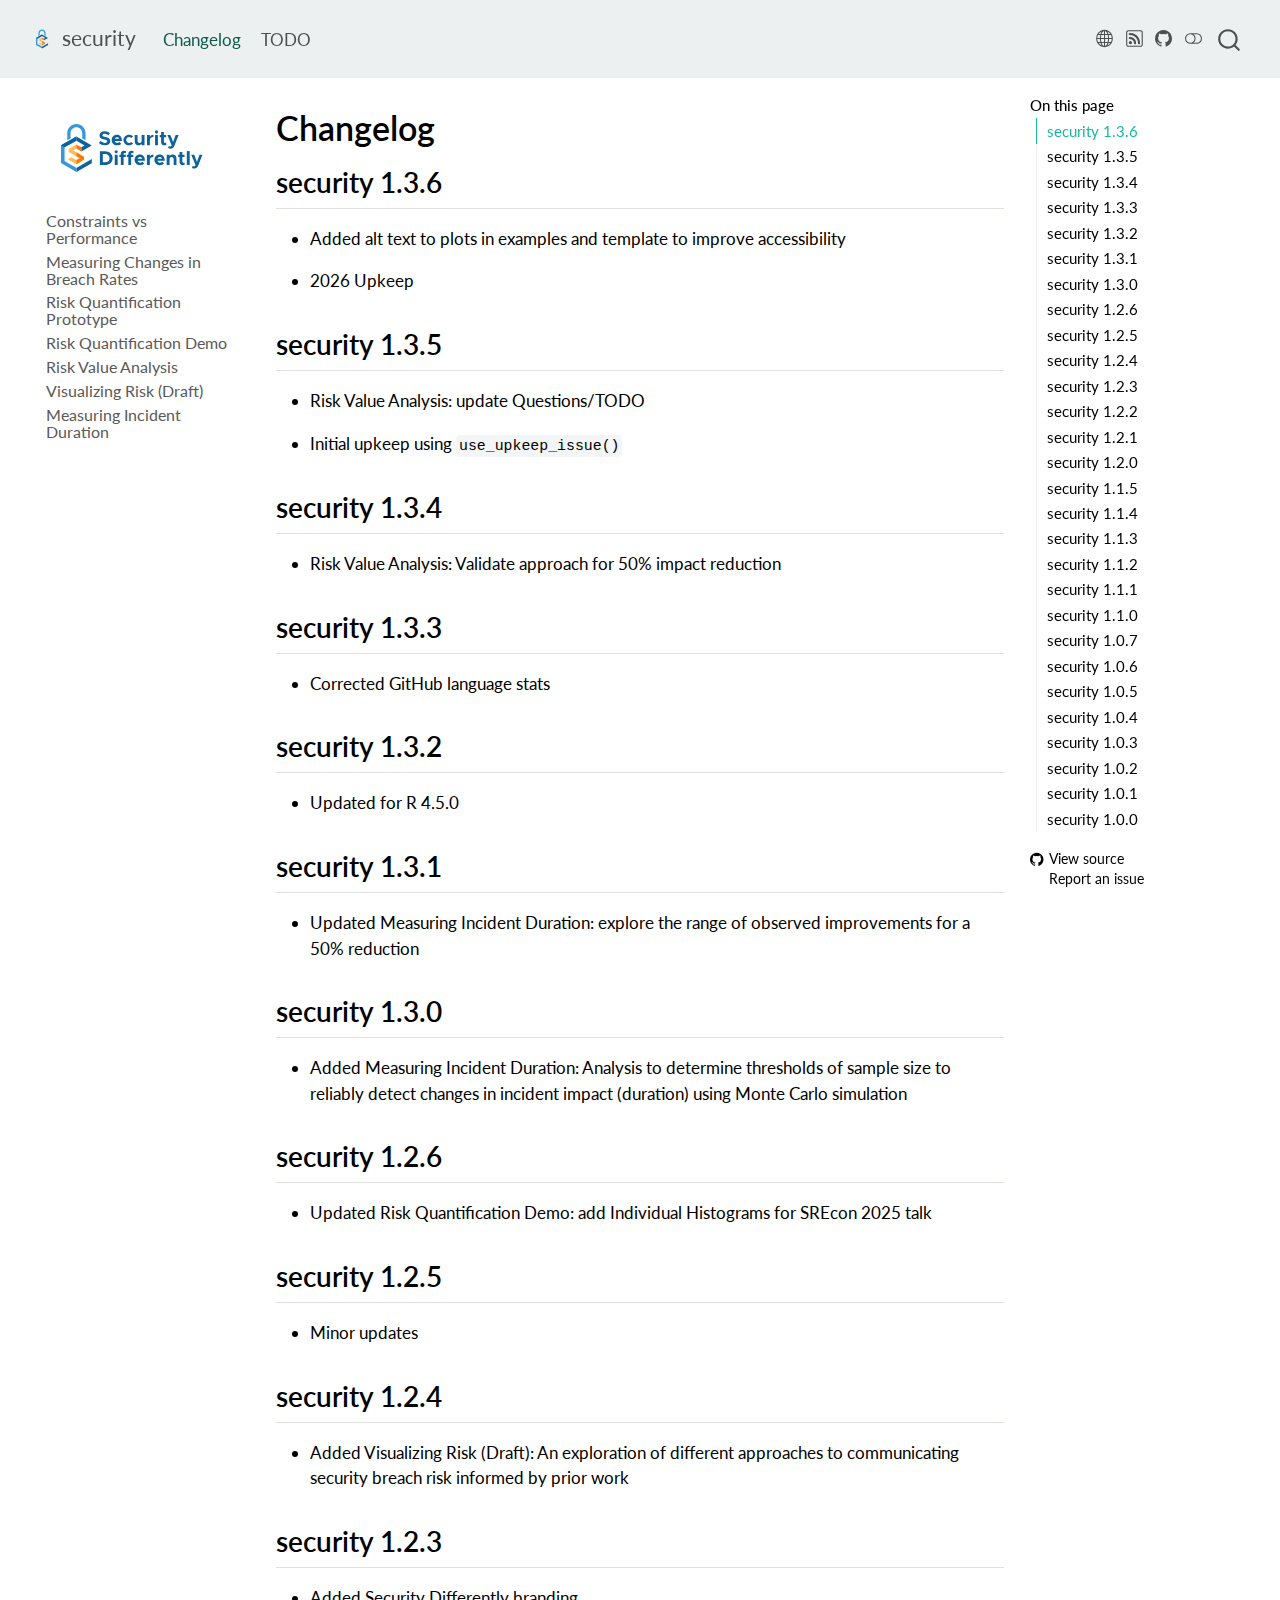
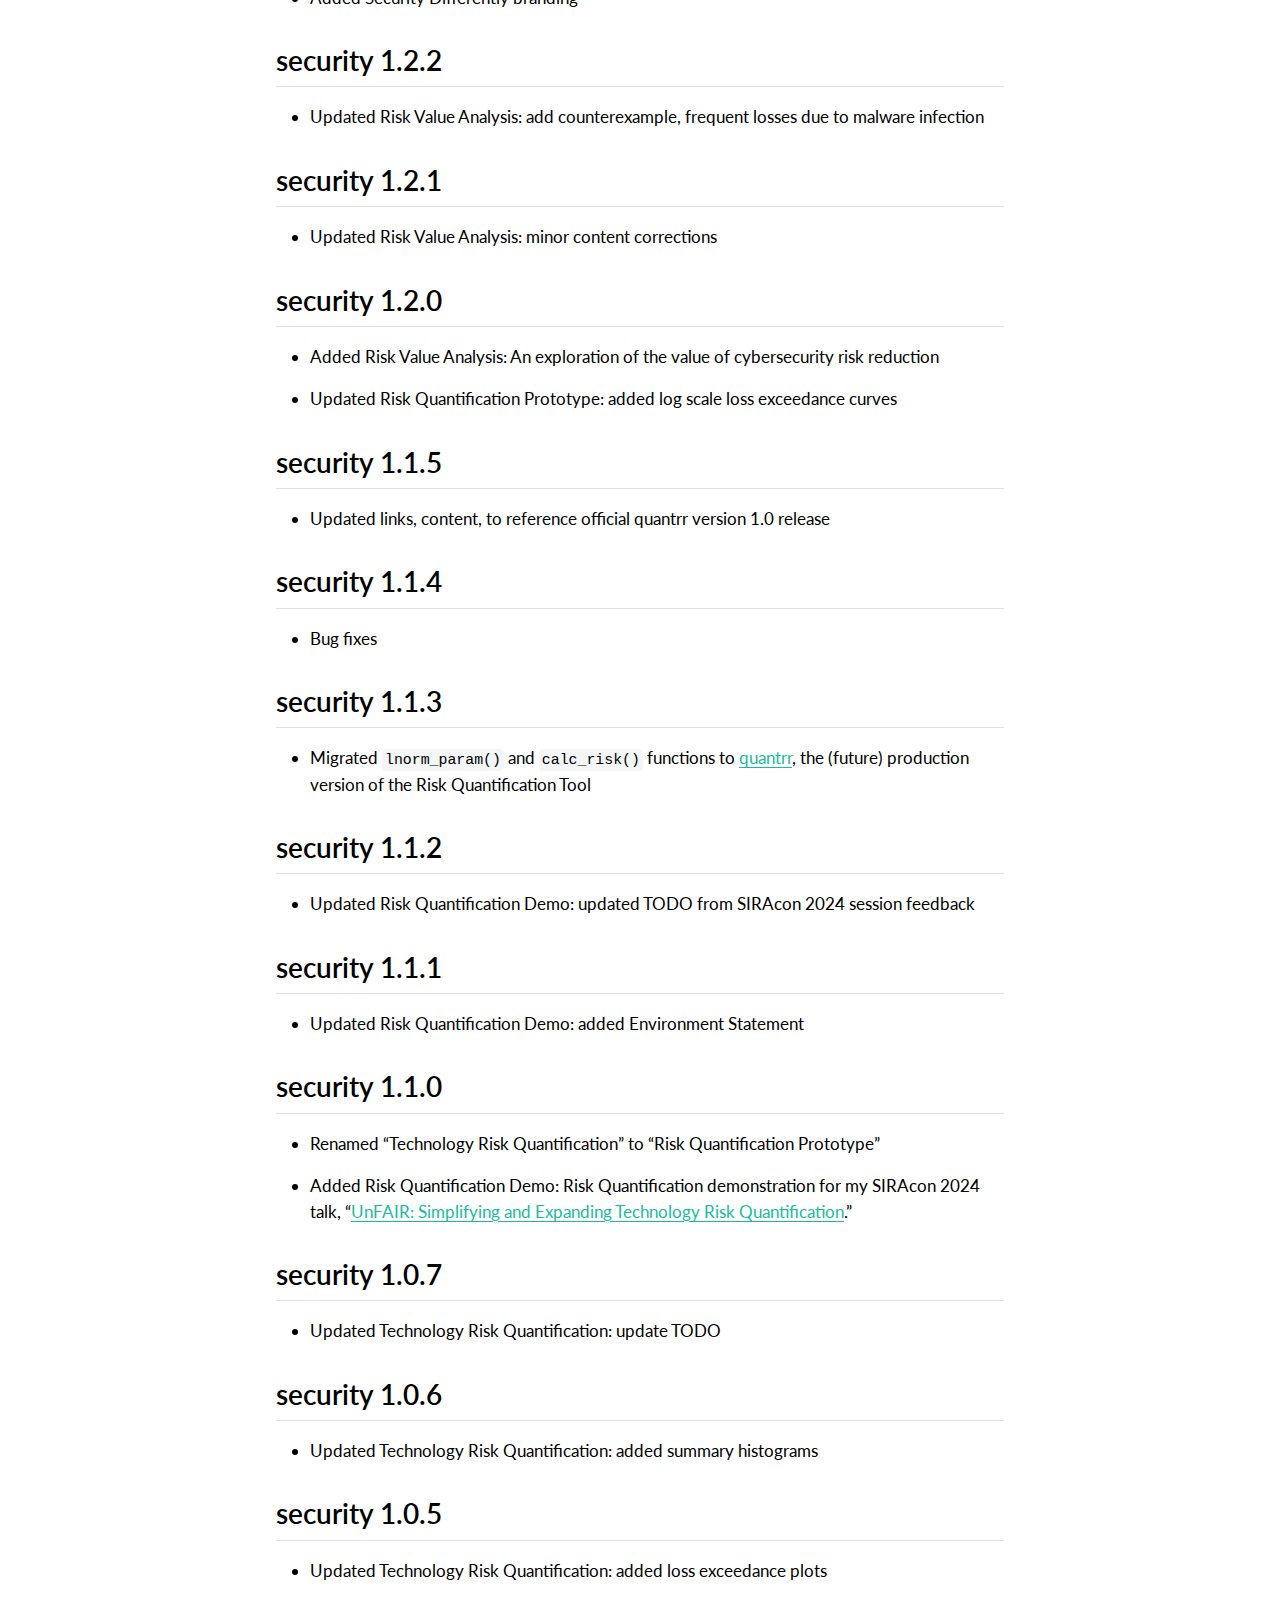
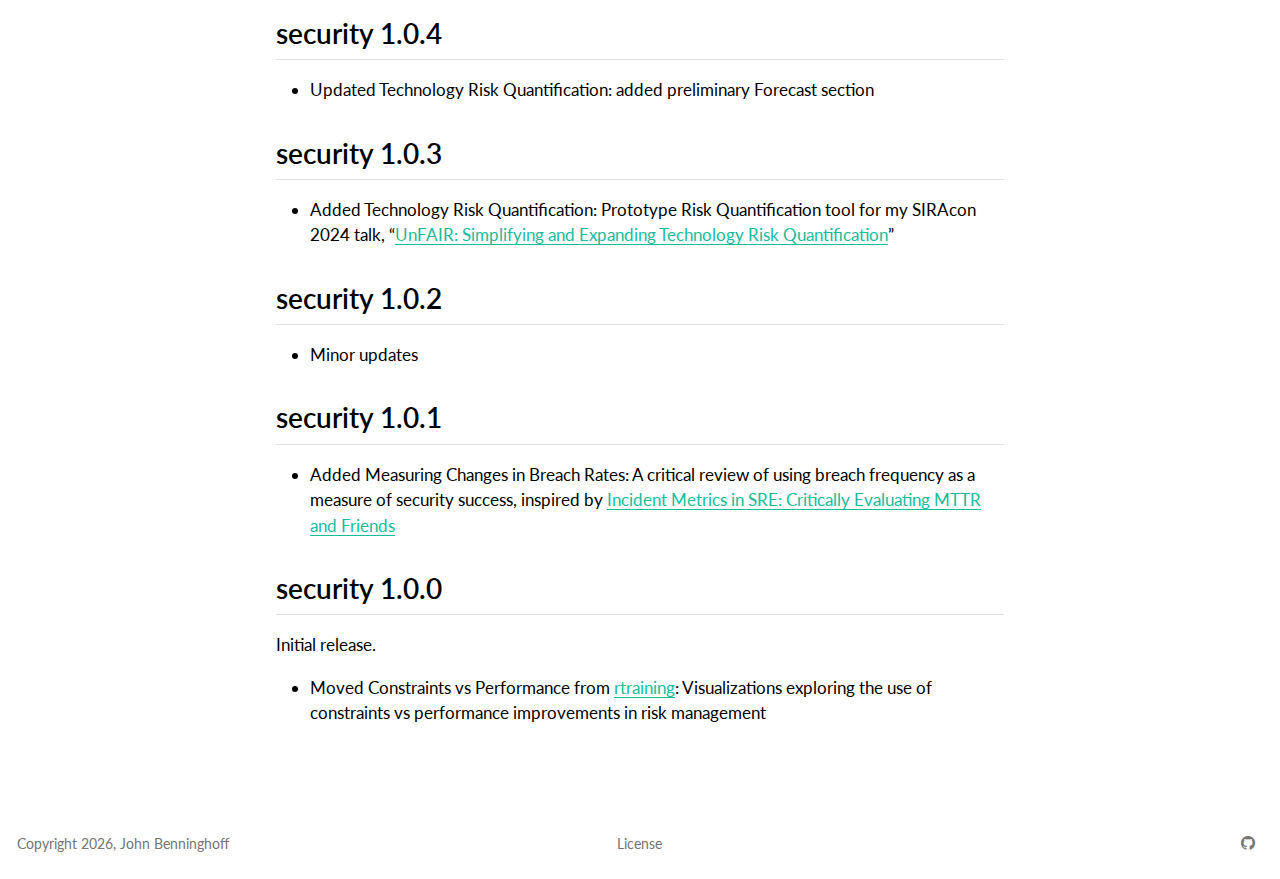
<file: docs/changelog.html>
<!DOCTYPE html>
<html xmlns="http://www.w3.org/1999/xhtml" lang="en" xml:lang="en"><head>

<meta charset="utf-8">
<meta name="generator" content="quarto-1.8.26">

<meta name="viewport" content="width=device-width, initial-scale=1.0, user-scalable=yes">


<title>Changelog – security</title>
<style>
code{white-space: pre-wrap;}
span.smallcaps{font-variant: small-caps;}
div.columns{display: flex; gap: min(4vw, 1.5em);}
div.column{flex: auto; overflow-x: auto;}
div.hanging-indent{margin-left: 1.5em; text-indent: -1.5em;}
ul.task-list{list-style: none;}
ul.task-list li input[type="checkbox"] {
  width: 0.8em;
  margin: 0 0.8em 0.2em -1em; /* quarto-specific, see https://github.com/quarto-dev/quarto-cli/issues/4556 */ 
  vertical-align: middle;
}
</style>


<script src="site_libs/quarto-nav/quarto-nav.js"></script>
<script src="site_libs/quarto-nav/headroom.min.js"></script>
<script src="site_libs/clipboard/clipboard.min.js"></script>
<script src="site_libs/quarto-search/autocomplete.umd.js"></script>
<script src="site_libs/quarto-search/fuse.min.js"></script>
<script src="site_libs/quarto-search/quarto-search.js"></script>
<meta name="quarto:offset" content="./">
<link href="./icon.svg" rel="icon" type="image/svg+xml">
<script src="site_libs/quarto-html/quarto.js" type="module"></script>
<script src="site_libs/quarto-html/tabsets/tabsets.js" type="module"></script>
<script src="site_libs/quarto-html/axe/axe-check.js" type="module"></script>
<script src="site_libs/quarto-html/popper.min.js"></script>
<script src="site_libs/quarto-html/tippy.umd.min.js"></script>
<script src="site_libs/quarto-html/anchor.min.js"></script>
<link href="site_libs/quarto-html/tippy.css" rel="stylesheet">
<link href="site_libs/quarto-html/quarto-syntax-highlighting-587c61ba64f3a5504c4d52d930310e48.css" rel="stylesheet" class="quarto-color-scheme" id="quarto-text-highlighting-styles">
<link href="site_libs/quarto-html/quarto-syntax-highlighting-dark-b758ccaa5987ceb1b75504551e579abf.css" rel="stylesheet" class="quarto-color-scheme quarto-color-alternate" id="quarto-text-highlighting-styles">
<link href="site_libs/quarto-html/quarto-syntax-highlighting-587c61ba64f3a5504c4d52d930310e48.css" rel="stylesheet" class="quarto-color-scheme-extra" id="quarto-text-highlighting-styles">
<script src="site_libs/bootstrap/bootstrap.min.js"></script>
<link href="site_libs/bootstrap/bootstrap-icons.css" rel="stylesheet">
<link href="site_libs/bootstrap/bootstrap-f7539336ebfbdb62ea5dc127cdd1b7a9.min.css" rel="stylesheet" append-hash="true" class="quarto-color-scheme" id="quarto-bootstrap" data-mode="light">
<link href="site_libs/bootstrap/bootstrap-dark-800c0a046c622cbd3a9b3d8b6eb91bfe.min.css" rel="stylesheet" append-hash="true" class="quarto-color-scheme quarto-color-alternate" id="quarto-bootstrap" data-mode="dark">
<link href="site_libs/bootstrap/bootstrap-f7539336ebfbdb62ea5dc127cdd1b7a9.min.css" rel="stylesheet" append-hash="true" class="quarto-color-scheme-extra" id="quarto-bootstrap" data-mode="light">
<script id="quarto-search-options" type="application/json">{
  "location": "navbar",
  "copy-button": false,
  "collapse-after": 3,
  "panel-placement": "end",
  "type": "overlay",
  "limit": 50,
  "keyboard-shortcut": [
    "f",
    "/",
    "s"
  ],
  "show-item-context": false,
  "language": {
    "search-no-results-text": "No results",
    "search-matching-documents-text": "matching documents",
    "search-copy-link-title": "Copy link to search",
    "search-hide-matches-text": "Hide additional matches",
    "search-more-match-text": "more match in this document",
    "search-more-matches-text": "more matches in this document",
    "search-clear-button-title": "Clear",
    "search-text-placeholder": "",
    "search-detached-cancel-button-title": "Cancel",
    "search-submit-button-title": "Submit",
    "search-label": "Search"
  }
}</script>


</head>

<body class="nav-sidebar floating nav-fixed quarto-light"><script id="quarto-html-before-body" type="application/javascript">
    const toggleBodyColorMode = (bsSheetEl) => {
      const mode = bsSheetEl.getAttribute("data-mode");
      const bodyEl = window.document.querySelector("body");
      if (mode === "dark") {
        bodyEl.classList.add("quarto-dark");
        bodyEl.classList.remove("quarto-light");
      } else {
        bodyEl.classList.add("quarto-light");
        bodyEl.classList.remove("quarto-dark");
      }
    }
    const toggleBodyColorPrimary = () => {
      const bsSheetEl = window.document.querySelector("link#quarto-bootstrap:not([rel=disabled-stylesheet])");
      if (bsSheetEl) {
        toggleBodyColorMode(bsSheetEl);
      }
    }
    const setColorSchemeToggle = (alternate) => {
      const toggles = window.document.querySelectorAll('.quarto-color-scheme-toggle');
      for (let i=0; i < toggles.length; i++) {
        const toggle = toggles[i];
        if (toggle) {
          if (alternate) {
            toggle.classList.add("alternate");
          } else {
            toggle.classList.remove("alternate");
          }
        }
      }
    };
    const toggleColorMode = (alternate) => {
      // Switch the stylesheets
      const primaryStylesheets = window.document.querySelectorAll('link.quarto-color-scheme:not(.quarto-color-alternate)');
      const alternateStylesheets = window.document.querySelectorAll('link.quarto-color-scheme.quarto-color-alternate');
      manageTransitions('#quarto-margin-sidebar .nav-link', false);
      if (alternate) {
        // note: dark is layered on light, we don't disable primary!
        enableStylesheet(alternateStylesheets);
        for (const sheetNode of alternateStylesheets) {
          if (sheetNode.id === "quarto-bootstrap") {
            toggleBodyColorMode(sheetNode);
          }
        }
      } else {
        disableStylesheet(alternateStylesheets);
        enableStylesheet(primaryStylesheets)
        toggleBodyColorPrimary();
      }
      manageTransitions('#quarto-margin-sidebar .nav-link', true);
      // Switch the toggles
      setColorSchemeToggle(alternate)
      // Hack to workaround the fact that safari doesn't
      // properly recolor the scrollbar when toggling (#1455)
      if (navigator.userAgent.indexOf('Safari') > 0 && navigator.userAgent.indexOf('Chrome') == -1) {
        manageTransitions("body", false);
        window.scrollTo(0, 1);
        setTimeout(() => {
          window.scrollTo(0, 0);
          manageTransitions("body", true);
        }, 40);
      }
    }
    const disableStylesheet = (stylesheets) => {
      for (let i=0; i < stylesheets.length; i++) {
        const stylesheet = stylesheets[i];
        stylesheet.rel = 'disabled-stylesheet';
      }
    }
    const enableStylesheet = (stylesheets) => {
      for (let i=0; i < stylesheets.length; i++) {
        const stylesheet = stylesheets[i];
        if(stylesheet.rel !== 'stylesheet') { // for Chrome, which will still FOUC without this check
          stylesheet.rel = 'stylesheet';
        }
      }
    }
    const manageTransitions = (selector, allowTransitions) => {
      const els = window.document.querySelectorAll(selector);
      for (let i=0; i < els.length; i++) {
        const el = els[i];
        if (allowTransitions) {
          el.classList.remove('notransition');
        } else {
          el.classList.add('notransition');
        }
      }
    }
    const isFileUrl = () => {
      return window.location.protocol === 'file:';
    }
    const hasAlternateSentinel = () => {
      let styleSentinel = getColorSchemeSentinel();
      if (styleSentinel !== null) {
        return styleSentinel === "alternate";
      } else {
        return false;
      }
    }
    const setStyleSentinel = (alternate) => {
      const value = alternate ? "alternate" : "default";
      if (!isFileUrl()) {
        window.localStorage.setItem("quarto-color-scheme", value);
      } else {
        localAlternateSentinel = value;
      }
    }
    const getColorSchemeSentinel = () => {
      if (!isFileUrl()) {
        const storageValue = window.localStorage.getItem("quarto-color-scheme");
        return storageValue != null ? storageValue : localAlternateSentinel;
      } else {
        return localAlternateSentinel;
      }
    }
    const toggleGiscusIfUsed = (isAlternate, darkModeDefault) => {
      const baseTheme = document.querySelector('#giscus-base-theme')?.value ?? 'light';
      const alternateTheme = document.querySelector('#giscus-alt-theme')?.value ?? 'dark';
      let newTheme = '';
      if(authorPrefersDark) {
        newTheme = isAlternate ? baseTheme : alternateTheme;
      } else {
        newTheme = isAlternate ? alternateTheme : baseTheme;
      }
      const changeGiscusTheme = () => {
        // From: https://github.com/giscus/giscus/issues/336
        const sendMessage = (message) => {
          const iframe = document.querySelector('iframe.giscus-frame');
          if (!iframe) return;
          iframe.contentWindow.postMessage({ giscus: message }, 'https://giscus.app');
        }
        sendMessage({
          setConfig: {
            theme: newTheme
          }
        });
      }
      const isGiscussLoaded = window.document.querySelector('iframe.giscus-frame') !== null;
      if (isGiscussLoaded) {
        changeGiscusTheme();
      }
    };
    const authorPrefersDark = false;
    const darkModeDefault = authorPrefersDark;
      document.querySelector('link#quarto-text-highlighting-styles.quarto-color-scheme-extra').rel = 'disabled-stylesheet';
      document.querySelector('link#quarto-bootstrap.quarto-color-scheme-extra').rel = 'disabled-stylesheet';
    let localAlternateSentinel = darkModeDefault ? 'alternate' : 'default';
    // Dark / light mode switch
    window.quartoToggleColorScheme = () => {
      // Read the current dark / light value
      let toAlternate = !hasAlternateSentinel();
      toggleColorMode(toAlternate);
      setStyleSentinel(toAlternate);
      toggleGiscusIfUsed(toAlternate, darkModeDefault);
      window.dispatchEvent(new Event('resize'));
    };
    // Switch to dark mode if need be
    if (hasAlternateSentinel()) {
      toggleColorMode(true);
    } else {
      toggleColorMode(false);
    }
  </script>

<div id="quarto-search-results"></div>
  <header id="quarto-header" class="headroom fixed-top">
    <nav class="navbar navbar-expand-lg " data-bs-theme="dark">
      <div class="navbar-container container-fluid">
      <div class="navbar-brand-container mx-auto">
    <a href="./index.html" class="navbar-brand navbar-brand-logo">
    <img src="./icon.svg" alt="Security Differently Icon" class="navbar-logo light-content">
    <img src="./icon.svg" alt="Security Differently Icon" class="navbar-logo dark-content">
    </a>
    <a class="navbar-brand" href="./index.html">
    <span class="navbar-title">security</span>
    </a>
  </div>
            <div id="quarto-search" class="" title="Search"></div>
          <button class="navbar-toggler" type="button" data-bs-toggle="collapse" data-bs-target="#navbarCollapse" aria-controls="navbarCollapse" role="menu" aria-expanded="false" aria-label="Toggle navigation" onclick="if (window.quartoToggleHeadroom) { window.quartoToggleHeadroom(); }">
  <span class="navbar-toggler-icon"></span>
</button>
          <div class="collapse navbar-collapse" id="navbarCollapse">
            <ul class="navbar-nav navbar-nav-scroll me-auto">
  <li class="nav-item">
    <a class="nav-link active" href="./changelog.html" aria-current="page"> 
<span class="menu-text">Changelog</span></a>
  </li>  
  <li class="nav-item">
    <a class="nav-link" href="./TODO.html"> 
<span class="menu-text">TODO</span></a>
  </li>  
</ul>
          </div> <!-- /navcollapse -->
            <div class="quarto-navbar-tools tools-wide">
    <a href="https://www.security-differently.com" title="" class="quarto-navigation-tool px-1" aria-label="website"><i class="bi bi-globe"></i></a>
    <a href="./index.xml" title="" class="quarto-navigation-tool px-1" aria-label="rss"><i class="bi bi-rss"></i></a>
    <a href="https://github.com/jabenninghoff/security" title="" class="quarto-navigation-tool px-1" aria-label="github"><i class="bi bi-github"></i></a>
  <a href="" class="quarto-color-scheme-toggle quarto-navigation-tool  px-1" onclick="window.quartoToggleColorScheme(); return false;" title="Toggle dark mode"><i class="bi"></i></a>
</div>
      </div> <!-- /container-fluid -->
    </nav>
  <nav class="quarto-secondary-nav">
    <div class="container-fluid d-flex">
      <button type="button" class="quarto-btn-toggle btn" data-bs-toggle="collapse" role="button" data-bs-target=".quarto-sidebar-collapse-item" aria-controls="quarto-sidebar" aria-expanded="false" aria-label="Toggle sidebar navigation" onclick="if (window.quartoToggleHeadroom) { window.quartoToggleHeadroom(); }">
        <i class="bi bi-layout-text-sidebar-reverse"></i>
      </button>
        <nav class="quarto-page-breadcrumbs" aria-label="breadcrumb"><ol class="breadcrumb"><li class="breadcrumb-item">Changelog</li></ol></nav>
        <a class="flex-grow-1" role="navigation" data-bs-toggle="collapse" data-bs-target=".quarto-sidebar-collapse-item" aria-controls="quarto-sidebar" aria-expanded="false" aria-label="Toggle sidebar navigation" onclick="if (window.quartoToggleHeadroom) { window.quartoToggleHeadroom(); }">      
        </a>
    </div>
  </nav>
</header>
<!-- content -->
<div id="quarto-content" class="quarto-container page-columns page-rows-contents page-layout-article page-navbar">
<!-- sidebar -->
  <nav id="quarto-sidebar" class="sidebar collapse collapse-horizontal quarto-sidebar-collapse-item sidebar-navigation floating overflow-auto">
    <div class="pt-lg-2 mt-2 text-left sidebar-header">
      <a href="./index.html" class="sidebar-logo-link">
      <img src="./logo.svg" alt="Security Differently Logo" class="sidebar-logo light-content py-0 d-lg-inline d-none">
      <img src="./logo.svg" alt="Security Differently Logo" class="sidebar-logo dark-content py-0 d-lg-inline d-none">
      </a>
      </div>
    <div class="sidebar-menu-container"> 
    <ul class="list-unstyled mt-1">
        <li class="sidebar-item">
  <div class="sidebar-item-container"> 
  <a href="./analysis/constraints.html" class="sidebar-item-text sidebar-link">
 <span class="menu-text">Constraints vs Performance</span></a>
  </div>
</li>
        <li class="sidebar-item">
  <div class="sidebar-item-container"> 
  <a href="./analysis/breach-rates.html" class="sidebar-item-text sidebar-link">
 <span class="menu-text">Measuring Changes in Breach Rates</span></a>
  </div>
</li>
        <li class="sidebar-item">
  <div class="sidebar-item-container"> 
  <a href="./analysis/rq-prototype.html" class="sidebar-item-text sidebar-link">
 <span class="menu-text">Risk Quantification Prototype</span></a>
  </div>
</li>
        <li class="sidebar-item">
  <div class="sidebar-item-container"> 
  <a href="./analysis/rq-demo.html" class="sidebar-item-text sidebar-link">
 <span class="menu-text">Risk Quantification Demo</span></a>
  </div>
</li>
        <li class="sidebar-item">
  <div class="sidebar-item-container"> 
  <a href="./analysis/risk-value.html" class="sidebar-item-text sidebar-link">
 <span class="menu-text">Risk Value Analysis</span></a>
  </div>
</li>
        <li class="sidebar-item">
  <div class="sidebar-item-container"> 
  <a href="./analysis/visualizing-risk.html" class="sidebar-item-text sidebar-link">
 <span class="menu-text">Visualizing Risk (Draft)</span></a>
  </div>
</li>
        <li class="sidebar-item">
  <div class="sidebar-item-container"> 
  <a href="./analysis/measuring-incidents.html" class="sidebar-item-text sidebar-link">
 <span class="menu-text">Measuring Incident Duration</span></a>
  </div>
</li>
    </ul>
    </div>
</nav>
<div id="quarto-sidebar-glass" class="quarto-sidebar-collapse-item" data-bs-toggle="collapse" data-bs-target=".quarto-sidebar-collapse-item"></div>
<!-- margin-sidebar -->
    <div id="quarto-margin-sidebar" class="sidebar margin-sidebar">
        <nav id="TOC" role="doc-toc" class="toc-active">
    <h2 id="toc-title">On this page</h2>
   
  <ul>
  <li><a href="#security-1.3.6" id="toc-security-1.3.6" class="nav-link active" data-scroll-target="#security-1.3.6">security 1.3.6</a></li>
  <li><a href="#security-1.3.5" id="toc-security-1.3.5" class="nav-link" data-scroll-target="#security-1.3.5">security 1.3.5</a></li>
  <li><a href="#security-1.3.4" id="toc-security-1.3.4" class="nav-link" data-scroll-target="#security-1.3.4">security 1.3.4</a></li>
  <li><a href="#security-1.3.3" id="toc-security-1.3.3" class="nav-link" data-scroll-target="#security-1.3.3">security 1.3.3</a></li>
  <li><a href="#security-1.3.2" id="toc-security-1.3.2" class="nav-link" data-scroll-target="#security-1.3.2">security 1.3.2</a></li>
  <li><a href="#security-1.3.1" id="toc-security-1.3.1" class="nav-link" data-scroll-target="#security-1.3.1">security 1.3.1</a></li>
  <li><a href="#security-1.3.0" id="toc-security-1.3.0" class="nav-link" data-scroll-target="#security-1.3.0">security 1.3.0</a></li>
  <li><a href="#security-1.2.6" id="toc-security-1.2.6" class="nav-link" data-scroll-target="#security-1.2.6">security 1.2.6</a></li>
  <li><a href="#security-1.2.5" id="toc-security-1.2.5" class="nav-link" data-scroll-target="#security-1.2.5">security 1.2.5</a></li>
  <li><a href="#security-1.2.4" id="toc-security-1.2.4" class="nav-link" data-scroll-target="#security-1.2.4">security 1.2.4</a></li>
  <li><a href="#security-1.2.3" id="toc-security-1.2.3" class="nav-link" data-scroll-target="#security-1.2.3">security 1.2.3</a></li>
  <li><a href="#security-1.2.2" id="toc-security-1.2.2" class="nav-link" data-scroll-target="#security-1.2.2">security 1.2.2</a></li>
  <li><a href="#security-1.2.1" id="toc-security-1.2.1" class="nav-link" data-scroll-target="#security-1.2.1">security 1.2.1</a></li>
  <li><a href="#security-1.2.0" id="toc-security-1.2.0" class="nav-link" data-scroll-target="#security-1.2.0">security 1.2.0</a></li>
  <li><a href="#security-1.1.5" id="toc-security-1.1.5" class="nav-link" data-scroll-target="#security-1.1.5">security 1.1.5</a></li>
  <li><a href="#security-1.1.4" id="toc-security-1.1.4" class="nav-link" data-scroll-target="#security-1.1.4">security 1.1.4</a></li>
  <li><a href="#security-1.1.3" id="toc-security-1.1.3" class="nav-link" data-scroll-target="#security-1.1.3">security 1.1.3</a></li>
  <li><a href="#security-1.1.2" id="toc-security-1.1.2" class="nav-link" data-scroll-target="#security-1.1.2">security 1.1.2</a></li>
  <li><a href="#security-1.1.1" id="toc-security-1.1.1" class="nav-link" data-scroll-target="#security-1.1.1">security 1.1.1</a></li>
  <li><a href="#security-1.1.0" id="toc-security-1.1.0" class="nav-link" data-scroll-target="#security-1.1.0">security 1.1.0</a></li>
  <li><a href="#security-1.0.7" id="toc-security-1.0.7" class="nav-link" data-scroll-target="#security-1.0.7">security 1.0.7</a></li>
  <li><a href="#security-1.0.6" id="toc-security-1.0.6" class="nav-link" data-scroll-target="#security-1.0.6">security 1.0.6</a></li>
  <li><a href="#security-1.0.5" id="toc-security-1.0.5" class="nav-link" data-scroll-target="#security-1.0.5">security 1.0.5</a></li>
  <li><a href="#security-1.0.4" id="toc-security-1.0.4" class="nav-link" data-scroll-target="#security-1.0.4">security 1.0.4</a></li>
  <li><a href="#security-1.0.3" id="toc-security-1.0.3" class="nav-link" data-scroll-target="#security-1.0.3">security 1.0.3</a></li>
  <li><a href="#security-1.0.2" id="toc-security-1.0.2" class="nav-link" data-scroll-target="#security-1.0.2">security 1.0.2</a></li>
  <li><a href="#security-1.0.1" id="toc-security-1.0.1" class="nav-link" data-scroll-target="#security-1.0.1">security 1.0.1</a></li>
  <li><a href="#security-1.0.0" id="toc-security-1.0.0" class="nav-link" data-scroll-target="#security-1.0.0">security 1.0.0</a></li>
  </ul>
<div class="toc-actions"><ul><li><a href="https://github.com/jabenninghoff/security/blob/main/changelog.qmd" class="toc-action"><i class="bi bi-github"></i>View source</a></li><li><a href="https://github.com/jabenninghoff/security/issues/new" class="toc-action"><i class="bi empty"></i>Report an issue</a></li></ul></div></nav>
    </div>
<!-- main -->
<main class="content" id="quarto-document-content">


<header id="title-block-header" class="quarto-title-block default">
<div class="quarto-title">
<h1 class="title">Changelog</h1>
</div>



<div class="quarto-title-meta">

    
  
    
  </div>
  


</header>


<section id="security-1.3.6" class="level2">
<h2 class="anchored" data-anchor-id="security-1.3.6">security 1.3.6</h2>
<ul>
<li><p>Added alt text to plots in examples and template to improve accessibility</p></li>
<li><p>2026 Upkeep</p></li>
</ul>
</section>
<section id="security-1.3.5" class="level2">
<h2 class="anchored" data-anchor-id="security-1.3.5">security 1.3.5</h2>
<ul>
<li><p>Risk Value Analysis: update Questions/TODO</p></li>
<li><p>Initial upkeep using <code>use_upkeep_issue()</code></p></li>
</ul>
</section>
<section id="security-1.3.4" class="level2">
<h2 class="anchored" data-anchor-id="security-1.3.4">security 1.3.4</h2>
<ul>
<li>Risk Value Analysis: Validate approach for 50% impact reduction</li>
</ul>
</section>
<section id="security-1.3.3" class="level2">
<h2 class="anchored" data-anchor-id="security-1.3.3">security 1.3.3</h2>
<ul>
<li>Corrected GitHub language stats</li>
</ul>
</section>
<section id="security-1.3.2" class="level2">
<h2 class="anchored" data-anchor-id="security-1.3.2">security 1.3.2</h2>
<ul>
<li>Updated for R 4.5.0</li>
</ul>
</section>
<section id="security-1.3.1" class="level2">
<h2 class="anchored" data-anchor-id="security-1.3.1">security 1.3.1</h2>
<ul>
<li>Updated Measuring Incident Duration: explore the range of observed improvements for a 50% reduction</li>
</ul>
</section>
<section id="security-1.3.0" class="level2">
<h2 class="anchored" data-anchor-id="security-1.3.0">security 1.3.0</h2>
<ul>
<li>Added Measuring Incident Duration: Analysis to determine thresholds of sample size to reliably detect changes in incident impact (duration) using Monte Carlo simulation</li>
</ul>
</section>
<section id="security-1.2.6" class="level2">
<h2 class="anchored" data-anchor-id="security-1.2.6">security 1.2.6</h2>
<ul>
<li>Updated Risk Quantification Demo: add Individual Histograms for SREcon 2025 talk</li>
</ul>
</section>
<section id="security-1.2.5" class="level2">
<h2 class="anchored" data-anchor-id="security-1.2.5">security 1.2.5</h2>
<ul>
<li>Minor updates</li>
</ul>
</section>
<section id="security-1.2.4" class="level2">
<h2 class="anchored" data-anchor-id="security-1.2.4">security 1.2.4</h2>
<ul>
<li>Added Visualizing Risk (Draft): An exploration of different approaches to communicating security breach risk informed by prior work</li>
</ul>
</section>
<section id="security-1.2.3" class="level2">
<h2 class="anchored" data-anchor-id="security-1.2.3">security 1.2.3</h2>
<ul>
<li>Added Security Differently branding</li>
</ul>
</section>
<section id="security-1.2.2" class="level2">
<h2 class="anchored" data-anchor-id="security-1.2.2">security 1.2.2</h2>
<ul>
<li>Updated Risk Value Analysis: add counterexample, frequent losses due to malware infection</li>
</ul>
</section>
<section id="security-1.2.1" class="level2">
<h2 class="anchored" data-anchor-id="security-1.2.1">security 1.2.1</h2>
<ul>
<li>Updated Risk Value Analysis: minor content corrections</li>
</ul>
</section>
<section id="security-1.2.0" class="level2">
<h2 class="anchored" data-anchor-id="security-1.2.0">security 1.2.0</h2>
<ul>
<li><p>Added Risk Value Analysis: An exploration of the value of cybersecurity risk reduction</p></li>
<li><p>Updated Risk Quantification Prototype: added log scale loss exceedance curves</p></li>
</ul>
</section>
<section id="security-1.1.5" class="level2">
<h2 class="anchored" data-anchor-id="security-1.1.5">security 1.1.5</h2>
<ul>
<li>Updated links, content, to reference official quantrr version 1.0 release</li>
</ul>
</section>
<section id="security-1.1.4" class="level2">
<h2 class="anchored" data-anchor-id="security-1.1.4">security 1.1.4</h2>
<ul>
<li>Bug fixes</li>
</ul>
</section>
<section id="security-1.1.3" class="level2">
<h2 class="anchored" data-anchor-id="security-1.1.3">security 1.1.3</h2>
<ul>
<li>Migrated <code>lnorm_param()</code> and <code>calc_risk()</code> functions to <a href="https://jabenninghoff.github.io/quantrr/">quantrr</a>, the (future) production version of the Risk Quantification Tool</li>
</ul>
</section>
<section id="security-1.1.2" class="level2">
<h2 class="anchored" data-anchor-id="security-1.1.2">security 1.1.2</h2>
<ul>
<li>Updated Risk Quantification Demo: updated TODO from SIRAcon 2024 session feedback</li>
</ul>
</section>
<section id="security-1.1.1" class="level2">
<h2 class="anchored" data-anchor-id="security-1.1.1">security 1.1.1</h2>
<ul>
<li>Updated Risk Quantification Demo: added Environment Statement</li>
</ul>
</section>
<section id="security-1.1.0" class="level2">
<h2 class="anchored" data-anchor-id="security-1.1.0">security 1.1.0</h2>
<ul>
<li><p>Renamed “Technology Risk Quantification” to “Risk Quantification Prototype”</p></li>
<li><p>Added Risk Quantification Demo: Risk Quantification demonstration for my SIRAcon 2024 talk, “<a href="https://www.information-safety.org/2024/08/29/siracon-2024/">UnFAIR: Simplifying and Expanding Technology Risk Quantification</a>.”</p></li>
</ul>
</section>
<section id="security-1.0.7" class="level2">
<h2 class="anchored" data-anchor-id="security-1.0.7">security 1.0.7</h2>
<ul>
<li>Updated Technology Risk Quantification: update TODO</li>
</ul>
</section>
<section id="security-1.0.6" class="level2">
<h2 class="anchored" data-anchor-id="security-1.0.6">security 1.0.6</h2>
<ul>
<li>Updated Technology Risk Quantification: added summary histograms</li>
</ul>
</section>
<section id="security-1.0.5" class="level2">
<h2 class="anchored" data-anchor-id="security-1.0.5">security 1.0.5</h2>
<ul>
<li>Updated Technology Risk Quantification: added loss exceedance plots</li>
</ul>
</section>
<section id="security-1.0.4" class="level2">
<h2 class="anchored" data-anchor-id="security-1.0.4">security 1.0.4</h2>
<ul>
<li>Updated Technology Risk Quantification: added preliminary Forecast section</li>
</ul>
</section>
<section id="security-1.0.3" class="level2">
<h2 class="anchored" data-anchor-id="security-1.0.3">security 1.0.3</h2>
<ul>
<li>Added Technology Risk Quantification: Prototype Risk Quantification tool for my SIRAcon 2024 talk, “<a href="https://www.information-safety.org/2024/08/29/siracon-2024/">UnFAIR: Simplifying and Expanding Technology Risk Quantification</a>”</li>
</ul>
</section>
<section id="security-1.0.2" class="level2">
<h2 class="anchored" data-anchor-id="security-1.0.2">security 1.0.2</h2>
<ul>
<li>Minor updates</li>
</ul>
</section>
<section id="security-1.0.1" class="level2">
<h2 class="anchored" data-anchor-id="security-1.0.1">security 1.0.1</h2>
<ul>
<li>Added Measuring Changes in Breach Rates: A critical review of using breach frequency as a measure of security success, inspired by <a href="https://sre.google/resources/practices-and-processes/incident-metrics-in-sre/">Incident Metrics in SRE: Critically Evaluating MTTR and Friends</a></li>
</ul>
</section>
<section id="security-1.0.0" class="level2">
<h2 class="anchored" data-anchor-id="security-1.0.0">security 1.0.0</h2>
<p>Initial release.</p>
<ul>
<li>Moved Constraints vs Performance from <a href="https://jabenninghoff.github.io/rtraining/">rtraining</a>: Visualizations exploring the use of constraints vs performance improvements in risk management</li>
</ul>


</section>

</main> <!-- /main -->
<script id="quarto-html-after-body" type="application/javascript">
  window.document.addEventListener("DOMContentLoaded", function (event) {
    // Ensure there is a toggle, if there isn't float one in the top right
    if (window.document.querySelector('.quarto-color-scheme-toggle') === null) {
      const a = window.document.createElement('a');
      a.classList.add('top-right');
      a.classList.add('quarto-color-scheme-toggle');
      a.href = "";
      a.onclick = function() { try { window.quartoToggleColorScheme(); } catch {} return false; };
      const i = window.document.createElement("i");
      i.classList.add('bi');
      a.appendChild(i);
      window.document.body.appendChild(a);
    }
    setColorSchemeToggle(hasAlternateSentinel())
    const icon = "";
    const anchorJS = new window.AnchorJS();
    anchorJS.options = {
      placement: 'right',
      icon: icon
    };
    anchorJS.add('.anchored');
    const isCodeAnnotation = (el) => {
      for (const clz of el.classList) {
        if (clz.startsWith('code-annotation-')) {                     
          return true;
        }
      }
      return false;
    }
    const onCopySuccess = function(e) {
      // button target
      const button = e.trigger;
      // don't keep focus
      button.blur();
      // flash "checked"
      button.classList.add('code-copy-button-checked');
      var currentTitle = button.getAttribute("title");
      button.setAttribute("title", "Copied!");
      let tooltip;
      if (window.bootstrap) {
        button.setAttribute("data-bs-toggle", "tooltip");
        button.setAttribute("data-bs-placement", "left");
        button.setAttribute("data-bs-title", "Copied!");
        tooltip = new bootstrap.Tooltip(button, 
          { trigger: "manual", 
            customClass: "code-copy-button-tooltip",
            offset: [0, -8]});
        tooltip.show();    
      }
      setTimeout(function() {
        if (tooltip) {
          tooltip.hide();
          button.removeAttribute("data-bs-title");
          button.removeAttribute("data-bs-toggle");
          button.removeAttribute("data-bs-placement");
        }
        button.setAttribute("title", currentTitle);
        button.classList.remove('code-copy-button-checked');
      }, 1000);
      // clear code selection
      e.clearSelection();
    }
    const getTextToCopy = function(trigger) {
      const outerScaffold = trigger.parentElement.cloneNode(true);
      const codeEl = outerScaffold.querySelector('code');
      for (const childEl of codeEl.children) {
        if (isCodeAnnotation(childEl)) {
          childEl.remove();
        }
      }
      return codeEl.innerText;
    }
    const clipboard = new window.ClipboardJS('.code-copy-button:not([data-in-quarto-modal])', {
      text: getTextToCopy
    });
    clipboard.on('success', onCopySuccess);
    if (window.document.getElementById('quarto-embedded-source-code-modal')) {
      const clipboardModal = new window.ClipboardJS('.code-copy-button[data-in-quarto-modal]', {
        text: getTextToCopy,
        container: window.document.getElementById('quarto-embedded-source-code-modal')
      });
      clipboardModal.on('success', onCopySuccess);
    }
      var localhostRegex = new RegExp(/^(?:http|https):\/\/localhost\:?[0-9]*\//);
      var mailtoRegex = new RegExp(/^mailto:/);
        var filterRegex = new RegExp("https:\/\/jabenninghoff\.github\.io\/security\/");
      var isInternal = (href) => {
          return filterRegex.test(href) || localhostRegex.test(href) || mailtoRegex.test(href);
      }
      // Inspect non-navigation links and adorn them if external
     var links = window.document.querySelectorAll('a[href]:not(.nav-link):not(.navbar-brand):not(.toc-action):not(.sidebar-link):not(.sidebar-item-toggle):not(.pagination-link):not(.no-external):not([aria-hidden]):not(.dropdown-item):not(.quarto-navigation-tool):not(.about-link)');
      for (var i=0; i<links.length; i++) {
        const link = links[i];
        if (!isInternal(link.href)) {
          // undo the damage that might have been done by quarto-nav.js in the case of
          // links that we want to consider external
          if (link.dataset.originalHref !== undefined) {
            link.href = link.dataset.originalHref;
          }
        }
      }
    function tippyHover(el, contentFn, onTriggerFn, onUntriggerFn) {
      const config = {
        allowHTML: true,
        maxWidth: 500,
        delay: 100,
        arrow: false,
        appendTo: function(el) {
            return el.parentElement;
        },
        interactive: true,
        interactiveBorder: 10,
        theme: 'quarto',
        placement: 'bottom-start',
      };
      if (contentFn) {
        config.content = contentFn;
      }
      if (onTriggerFn) {
        config.onTrigger = onTriggerFn;
      }
      if (onUntriggerFn) {
        config.onUntrigger = onUntriggerFn;
      }
      window.tippy(el, config); 
    }
    const noterefs = window.document.querySelectorAll('a[role="doc-noteref"]');
    for (var i=0; i<noterefs.length; i++) {
      const ref = noterefs[i];
      tippyHover(ref, function() {
        // use id or data attribute instead here
        let href = ref.getAttribute('data-footnote-href') || ref.getAttribute('href');
        try { href = new URL(href).hash; } catch {}
        const id = href.replace(/^#\/?/, "");
        const note = window.document.getElementById(id);
        if (note) {
          return note.innerHTML;
        } else {
          return "";
        }
      });
    }
    const xrefs = window.document.querySelectorAll('a.quarto-xref');
    const processXRef = (id, note) => {
      // Strip column container classes
      const stripColumnClz = (el) => {
        el.classList.remove("page-full", "page-columns");
        if (el.children) {
          for (const child of el.children) {
            stripColumnClz(child);
          }
        }
      }
      stripColumnClz(note)
      if (id === null || id.startsWith('sec-')) {
        // Special case sections, only their first couple elements
        const container = document.createElement("div");
        if (note.children && note.children.length > 2) {
          container.appendChild(note.children[0].cloneNode(true));
          for (let i = 1; i < note.children.length; i++) {
            const child = note.children[i];
            if (child.tagName === "P" && child.innerText === "") {
              continue;
            } else {
              container.appendChild(child.cloneNode(true));
              break;
            }
          }
          if (window.Quarto?.typesetMath) {
            window.Quarto.typesetMath(container);
          }
          return container.innerHTML
        } else {
          if (window.Quarto?.typesetMath) {
            window.Quarto.typesetMath(note);
          }
          return note.innerHTML;
        }
      } else {
        // Remove any anchor links if they are present
        const anchorLink = note.querySelector('a.anchorjs-link');
        if (anchorLink) {
          anchorLink.remove();
        }
        if (window.Quarto?.typesetMath) {
          window.Quarto.typesetMath(note);
        }
        if (note.classList.contains("callout")) {
          return note.outerHTML;
        } else {
          return note.innerHTML;
        }
      }
    }
    for (var i=0; i<xrefs.length; i++) {
      const xref = xrefs[i];
      tippyHover(xref, undefined, function(instance) {
        instance.disable();
        let url = xref.getAttribute('href');
        let hash = undefined; 
        if (url.startsWith('#')) {
          hash = url;
        } else {
          try { hash = new URL(url).hash; } catch {}
        }
        if (hash) {
          const id = hash.replace(/^#\/?/, "");
          const note = window.document.getElementById(id);
          if (note !== null) {
            try {
              const html = processXRef(id, note.cloneNode(true));
              instance.setContent(html);
            } finally {
              instance.enable();
              instance.show();
            }
          } else {
            // See if we can fetch this
            fetch(url.split('#')[0])
            .then(res => res.text())
            .then(html => {
              const parser = new DOMParser();
              const htmlDoc = parser.parseFromString(html, "text/html");
              const note = htmlDoc.getElementById(id);
              if (note !== null) {
                const html = processXRef(id, note);
                instance.setContent(html);
              } 
            }).finally(() => {
              instance.enable();
              instance.show();
            });
          }
        } else {
          // See if we can fetch a full url (with no hash to target)
          // This is a special case and we should probably do some content thinning / targeting
          fetch(url)
          .then(res => res.text())
          .then(html => {
            const parser = new DOMParser();
            const htmlDoc = parser.parseFromString(html, "text/html");
            const note = htmlDoc.querySelector('main.content');
            if (note !== null) {
              // This should only happen for chapter cross references
              // (since there is no id in the URL)
              // remove the first header
              if (note.children.length > 0 && note.children[0].tagName === "HEADER") {
                note.children[0].remove();
              }
              const html = processXRef(null, note);
              instance.setContent(html);
            } 
          }).finally(() => {
            instance.enable();
            instance.show();
          });
        }
      }, function(instance) {
      });
    }
        let selectedAnnoteEl;
        const selectorForAnnotation = ( cell, annotation) => {
          let cellAttr = 'data-code-cell="' + cell + '"';
          let lineAttr = 'data-code-annotation="' +  annotation + '"';
          const selector = 'span[' + cellAttr + '][' + lineAttr + ']';
          return selector;
        }
        const selectCodeLines = (annoteEl) => {
          const doc = window.document;
          const targetCell = annoteEl.getAttribute("data-target-cell");
          const targetAnnotation = annoteEl.getAttribute("data-target-annotation");
          const annoteSpan = window.document.querySelector(selectorForAnnotation(targetCell, targetAnnotation));
          const lines = annoteSpan.getAttribute("data-code-lines").split(",");
          const lineIds = lines.map((line) => {
            return targetCell + "-" + line;
          })
          let top = null;
          let height = null;
          let parent = null;
          if (lineIds.length > 0) {
              //compute the position of the single el (top and bottom and make a div)
              const el = window.document.getElementById(lineIds[0]);
              top = el.offsetTop;
              height = el.offsetHeight;
              parent = el.parentElement.parentElement;
            if (lineIds.length > 1) {
              const lastEl = window.document.getElementById(lineIds[lineIds.length - 1]);
              const bottom = lastEl.offsetTop + lastEl.offsetHeight;
              height = bottom - top;
            }
            if (top !== null && height !== null && parent !== null) {
              // cook up a div (if necessary) and position it 
              let div = window.document.getElementById("code-annotation-line-highlight");
              if (div === null) {
                div = window.document.createElement("div");
                div.setAttribute("id", "code-annotation-line-highlight");
                div.style.position = 'absolute';
                parent.appendChild(div);
              }
              div.style.top = top - 2 + "px";
              div.style.height = height + 4 + "px";
              div.style.left = 0;
              let gutterDiv = window.document.getElementById("code-annotation-line-highlight-gutter");
              if (gutterDiv === null) {
                gutterDiv = window.document.createElement("div");
                gutterDiv.setAttribute("id", "code-annotation-line-highlight-gutter");
                gutterDiv.style.position = 'absolute';
                const codeCell = window.document.getElementById(targetCell);
                const gutter = codeCell.querySelector('.code-annotation-gutter');
                gutter.appendChild(gutterDiv);
              }
              gutterDiv.style.top = top - 2 + "px";
              gutterDiv.style.height = height + 4 + "px";
            }
            selectedAnnoteEl = annoteEl;
          }
        };
        const unselectCodeLines = () => {
          const elementsIds = ["code-annotation-line-highlight", "code-annotation-line-highlight-gutter"];
          elementsIds.forEach((elId) => {
            const div = window.document.getElementById(elId);
            if (div) {
              div.remove();
            }
          });
          selectedAnnoteEl = undefined;
        };
          // Handle positioning of the toggle
      window.addEventListener(
        "resize",
        throttle(() => {
          elRect = undefined;
          if (selectedAnnoteEl) {
            selectCodeLines(selectedAnnoteEl);
          }
        }, 10)
      );
      function throttle(fn, ms) {
      let throttle = false;
      let timer;
        return (...args) => {
          if(!throttle) { // first call gets through
              fn.apply(this, args);
              throttle = true;
          } else { // all the others get throttled
              if(timer) clearTimeout(timer); // cancel #2
              timer = setTimeout(() => {
                fn.apply(this, args);
                timer = throttle = false;
              }, ms);
          }
        };
      }
        // Attach click handler to the DT
        const annoteDls = window.document.querySelectorAll('dt[data-target-cell]');
        for (const annoteDlNode of annoteDls) {
          annoteDlNode.addEventListener('click', (event) => {
            const clickedEl = event.target;
            if (clickedEl !== selectedAnnoteEl) {
              unselectCodeLines();
              const activeEl = window.document.querySelector('dt[data-target-cell].code-annotation-active');
              if (activeEl) {
                activeEl.classList.remove('code-annotation-active');
              }
              selectCodeLines(clickedEl);
              clickedEl.classList.add('code-annotation-active');
            } else {
              // Unselect the line
              unselectCodeLines();
              clickedEl.classList.remove('code-annotation-active');
            }
          });
        }
    const findCites = (el) => {
      const parentEl = el.parentElement;
      if (parentEl) {
        const cites = parentEl.dataset.cites;
        if (cites) {
          return {
            el,
            cites: cites.split(' ')
          };
        } else {
          return findCites(el.parentElement)
        }
      } else {
        return undefined;
      }
    };
    var bibliorefs = window.document.querySelectorAll('a[role="doc-biblioref"]');
    for (var i=0; i<bibliorefs.length; i++) {
      const ref = bibliorefs[i];
      const citeInfo = findCites(ref);
      if (citeInfo) {
        tippyHover(citeInfo.el, function() {
          var popup = window.document.createElement('div');
          citeInfo.cites.forEach(function(cite) {
            var citeDiv = window.document.createElement('div');
            citeDiv.classList.add('hanging-indent');
            citeDiv.classList.add('csl-entry');
            var biblioDiv = window.document.getElementById('ref-' + cite);
            if (biblioDiv) {
              citeDiv.innerHTML = biblioDiv.innerHTML;
            }
            popup.appendChild(citeDiv);
          });
          return popup.innerHTML;
        });
      }
    }
  });
  </script>
</div> <!-- /content -->
<footer class="footer">
  <div class="nav-footer">
    <div class="nav-footer-left">
<p>Copyright 2026, John Benninghoff</p>
</div>   
    <div class="nav-footer-center">
      <ul class="footer-items list-unstyled">
    <li class="nav-item">
    <a class="nav-link" href="./LICENSE.html">
<p>License</p>
</a>
  </li>  
</ul>
    <div class="toc-actions d-sm-block d-md-none"><ul><li><a href="https://github.com/jabenninghoff/security/blob/main/changelog.qmd" class="toc-action"><i class="bi bi-github"></i>View source</a></li><li><a href="https://github.com/jabenninghoff/security/issues/new" class="toc-action"><i class="bi empty"></i>Report an issue</a></li></ul></div></div>
    <div class="nav-footer-right">
      <ul class="footer-items list-unstyled">
    <li class="nav-item compact">
    <a class="nav-link" href="https://github.com/jabenninghoff/security">
      <i class="bi bi-github" role="img" aria-label="github">
</i> 
    </a>
  </li>  
</ul>
    </div>
  </div>
</footer>




</body></html>
</file>
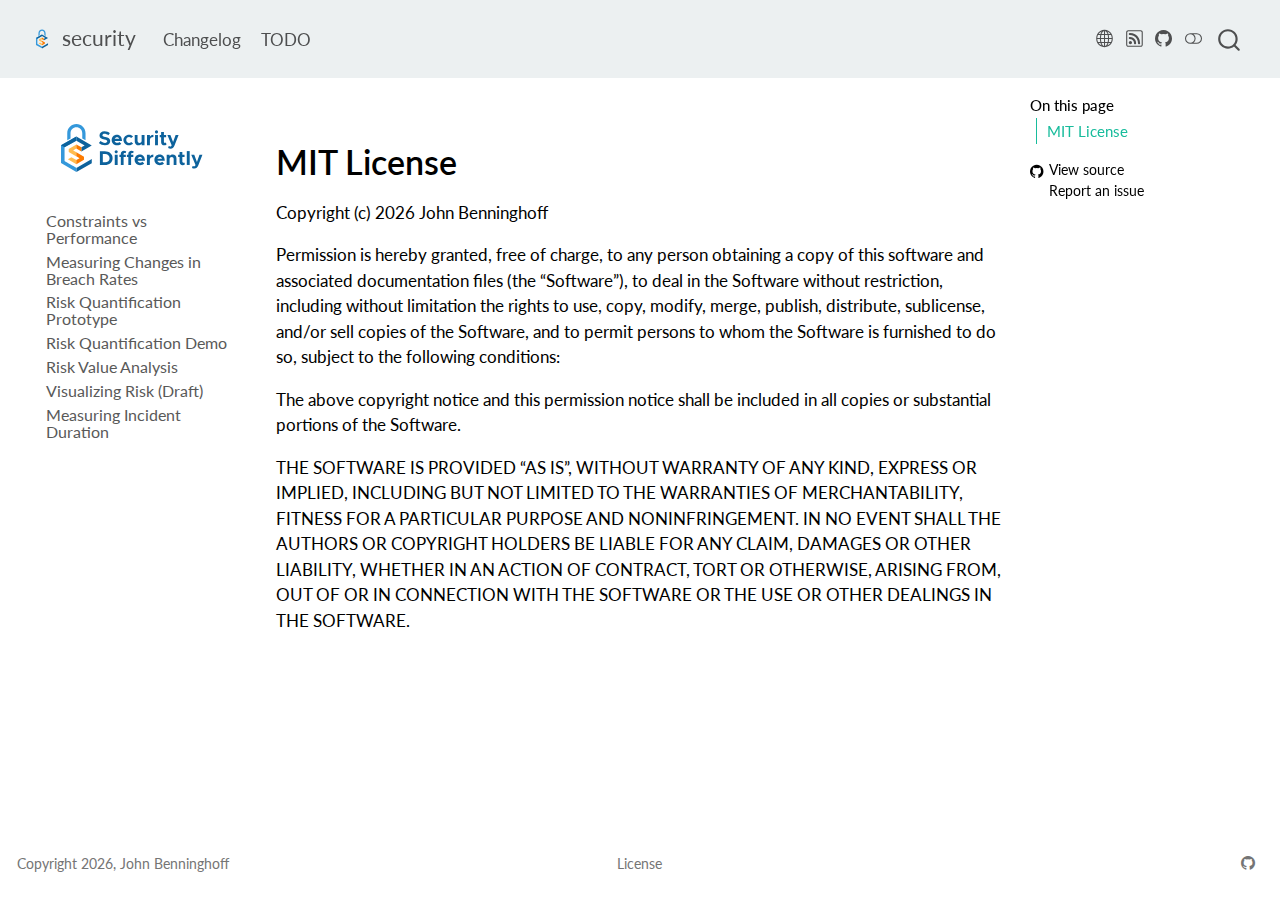
<file: docs/LICENSE.html>
<!DOCTYPE html>
<html xmlns="http://www.w3.org/1999/xhtml" lang="en" xml:lang="en"><head>

<meta charset="utf-8">
<meta name="generator" content="quarto-1.8.26">

<meta name="viewport" content="width=device-width, initial-scale=1.0, user-scalable=yes">


<title>license – security</title>
<style>
code{white-space: pre-wrap;}
span.smallcaps{font-variant: small-caps;}
div.columns{display: flex; gap: min(4vw, 1.5em);}
div.column{flex: auto; overflow-x: auto;}
div.hanging-indent{margin-left: 1.5em; text-indent: -1.5em;}
ul.task-list{list-style: none;}
ul.task-list li input[type="checkbox"] {
  width: 0.8em;
  margin: 0 0.8em 0.2em -1em; /* quarto-specific, see https://github.com/quarto-dev/quarto-cli/issues/4556 */ 
  vertical-align: middle;
}
</style>


<script src="site_libs/quarto-nav/quarto-nav.js"></script>
<script src="site_libs/quarto-nav/headroom.min.js"></script>
<script src="site_libs/clipboard/clipboard.min.js"></script>
<script src="site_libs/quarto-search/autocomplete.umd.js"></script>
<script src="site_libs/quarto-search/fuse.min.js"></script>
<script src="site_libs/quarto-search/quarto-search.js"></script>
<meta name="quarto:offset" content="./">
<link href="./icon.svg" rel="icon" type="image/svg+xml">
<script src="site_libs/quarto-html/quarto.js" type="module"></script>
<script src="site_libs/quarto-html/tabsets/tabsets.js" type="module"></script>
<script src="site_libs/quarto-html/axe/axe-check.js" type="module"></script>
<script src="site_libs/quarto-html/popper.min.js"></script>
<script src="site_libs/quarto-html/tippy.umd.min.js"></script>
<script src="site_libs/quarto-html/anchor.min.js"></script>
<link href="site_libs/quarto-html/tippy.css" rel="stylesheet">
<link href="site_libs/quarto-html/quarto-syntax-highlighting-587c61ba64f3a5504c4d52d930310e48.css" rel="stylesheet" class="quarto-color-scheme" id="quarto-text-highlighting-styles">
<link href="site_libs/quarto-html/quarto-syntax-highlighting-dark-b758ccaa5987ceb1b75504551e579abf.css" rel="stylesheet" class="quarto-color-scheme quarto-color-alternate" id="quarto-text-highlighting-styles">
<link href="site_libs/quarto-html/quarto-syntax-highlighting-587c61ba64f3a5504c4d52d930310e48.css" rel="stylesheet" class="quarto-color-scheme-extra" id="quarto-text-highlighting-styles">
<script src="site_libs/bootstrap/bootstrap.min.js"></script>
<link href="site_libs/bootstrap/bootstrap-icons.css" rel="stylesheet">
<link href="site_libs/bootstrap/bootstrap-f7539336ebfbdb62ea5dc127cdd1b7a9.min.css" rel="stylesheet" append-hash="true" class="quarto-color-scheme" id="quarto-bootstrap" data-mode="light">
<link href="site_libs/bootstrap/bootstrap-dark-800c0a046c622cbd3a9b3d8b6eb91bfe.min.css" rel="stylesheet" append-hash="true" class="quarto-color-scheme quarto-color-alternate" id="quarto-bootstrap" data-mode="dark">
<link href="site_libs/bootstrap/bootstrap-f7539336ebfbdb62ea5dc127cdd1b7a9.min.css" rel="stylesheet" append-hash="true" class="quarto-color-scheme-extra" id="quarto-bootstrap" data-mode="light">
<script id="quarto-search-options" type="application/json">{
  "location": "navbar",
  "copy-button": false,
  "collapse-after": 3,
  "panel-placement": "end",
  "type": "overlay",
  "limit": 50,
  "keyboard-shortcut": [
    "f",
    "/",
    "s"
  ],
  "show-item-context": false,
  "language": {
    "search-no-results-text": "No results",
    "search-matching-documents-text": "matching documents",
    "search-copy-link-title": "Copy link to search",
    "search-hide-matches-text": "Hide additional matches",
    "search-more-match-text": "more match in this document",
    "search-more-matches-text": "more matches in this document",
    "search-clear-button-title": "Clear",
    "search-text-placeholder": "",
    "search-detached-cancel-button-title": "Cancel",
    "search-submit-button-title": "Submit",
    "search-label": "Search"
  }
}</script>


</head>

<body class="nav-sidebar floating nav-fixed quarto-light"><script id="quarto-html-before-body" type="application/javascript">
    const toggleBodyColorMode = (bsSheetEl) => {
      const mode = bsSheetEl.getAttribute("data-mode");
      const bodyEl = window.document.querySelector("body");
      if (mode === "dark") {
        bodyEl.classList.add("quarto-dark");
        bodyEl.classList.remove("quarto-light");
      } else {
        bodyEl.classList.add("quarto-light");
        bodyEl.classList.remove("quarto-dark");
      }
    }
    const toggleBodyColorPrimary = () => {
      const bsSheetEl = window.document.querySelector("link#quarto-bootstrap:not([rel=disabled-stylesheet])");
      if (bsSheetEl) {
        toggleBodyColorMode(bsSheetEl);
      }
    }
    const setColorSchemeToggle = (alternate) => {
      const toggles = window.document.querySelectorAll('.quarto-color-scheme-toggle');
      for (let i=0; i < toggles.length; i++) {
        const toggle = toggles[i];
        if (toggle) {
          if (alternate) {
            toggle.classList.add("alternate");
          } else {
            toggle.classList.remove("alternate");
          }
        }
      }
    };
    const toggleColorMode = (alternate) => {
      // Switch the stylesheets
      const primaryStylesheets = window.document.querySelectorAll('link.quarto-color-scheme:not(.quarto-color-alternate)');
      const alternateStylesheets = window.document.querySelectorAll('link.quarto-color-scheme.quarto-color-alternate');
      manageTransitions('#quarto-margin-sidebar .nav-link', false);
      if (alternate) {
        // note: dark is layered on light, we don't disable primary!
        enableStylesheet(alternateStylesheets);
        for (const sheetNode of alternateStylesheets) {
          if (sheetNode.id === "quarto-bootstrap") {
            toggleBodyColorMode(sheetNode);
          }
        }
      } else {
        disableStylesheet(alternateStylesheets);
        enableStylesheet(primaryStylesheets)
        toggleBodyColorPrimary();
      }
      manageTransitions('#quarto-margin-sidebar .nav-link', true);
      // Switch the toggles
      setColorSchemeToggle(alternate)
      // Hack to workaround the fact that safari doesn't
      // properly recolor the scrollbar when toggling (#1455)
      if (navigator.userAgent.indexOf('Safari') > 0 && navigator.userAgent.indexOf('Chrome') == -1) {
        manageTransitions("body", false);
        window.scrollTo(0, 1);
        setTimeout(() => {
          window.scrollTo(0, 0);
          manageTransitions("body", true);
        }, 40);
      }
    }
    const disableStylesheet = (stylesheets) => {
      for (let i=0; i < stylesheets.length; i++) {
        const stylesheet = stylesheets[i];
        stylesheet.rel = 'disabled-stylesheet';
      }
    }
    const enableStylesheet = (stylesheets) => {
      for (let i=0; i < stylesheets.length; i++) {
        const stylesheet = stylesheets[i];
        if(stylesheet.rel !== 'stylesheet') { // for Chrome, which will still FOUC without this check
          stylesheet.rel = 'stylesheet';
        }
      }
    }
    const manageTransitions = (selector, allowTransitions) => {
      const els = window.document.querySelectorAll(selector);
      for (let i=0; i < els.length; i++) {
        const el = els[i];
        if (allowTransitions) {
          el.classList.remove('notransition');
        } else {
          el.classList.add('notransition');
        }
      }
    }
    const isFileUrl = () => {
      return window.location.protocol === 'file:';
    }
    const hasAlternateSentinel = () => {
      let styleSentinel = getColorSchemeSentinel();
      if (styleSentinel !== null) {
        return styleSentinel === "alternate";
      } else {
        return false;
      }
    }
    const setStyleSentinel = (alternate) => {
      const value = alternate ? "alternate" : "default";
      if (!isFileUrl()) {
        window.localStorage.setItem("quarto-color-scheme", value);
      } else {
        localAlternateSentinel = value;
      }
    }
    const getColorSchemeSentinel = () => {
      if (!isFileUrl()) {
        const storageValue = window.localStorage.getItem("quarto-color-scheme");
        return storageValue != null ? storageValue : localAlternateSentinel;
      } else {
        return localAlternateSentinel;
      }
    }
    const toggleGiscusIfUsed = (isAlternate, darkModeDefault) => {
      const baseTheme = document.querySelector('#giscus-base-theme')?.value ?? 'light';
      const alternateTheme = document.querySelector('#giscus-alt-theme')?.value ?? 'dark';
      let newTheme = '';
      if(authorPrefersDark) {
        newTheme = isAlternate ? baseTheme : alternateTheme;
      } else {
        newTheme = isAlternate ? alternateTheme : baseTheme;
      }
      const changeGiscusTheme = () => {
        // From: https://github.com/giscus/giscus/issues/336
        const sendMessage = (message) => {
          const iframe = document.querySelector('iframe.giscus-frame');
          if (!iframe) return;
          iframe.contentWindow.postMessage({ giscus: message }, 'https://giscus.app');
        }
        sendMessage({
          setConfig: {
            theme: newTheme
          }
        });
      }
      const isGiscussLoaded = window.document.querySelector('iframe.giscus-frame') !== null;
      if (isGiscussLoaded) {
        changeGiscusTheme();
      }
    };
    const authorPrefersDark = false;
    const darkModeDefault = authorPrefersDark;
      document.querySelector('link#quarto-text-highlighting-styles.quarto-color-scheme-extra').rel = 'disabled-stylesheet';
      document.querySelector('link#quarto-bootstrap.quarto-color-scheme-extra').rel = 'disabled-stylesheet';
    let localAlternateSentinel = darkModeDefault ? 'alternate' : 'default';
    // Dark / light mode switch
    window.quartoToggleColorScheme = () => {
      // Read the current dark / light value
      let toAlternate = !hasAlternateSentinel();
      toggleColorMode(toAlternate);
      setStyleSentinel(toAlternate);
      toggleGiscusIfUsed(toAlternate, darkModeDefault);
      window.dispatchEvent(new Event('resize'));
    };
    // Switch to dark mode if need be
    if (hasAlternateSentinel()) {
      toggleColorMode(true);
    } else {
      toggleColorMode(false);
    }
  </script>

<div id="quarto-search-results"></div>
  <header id="quarto-header" class="headroom fixed-top">
    <nav class="navbar navbar-expand-lg " data-bs-theme="dark">
      <div class="navbar-container container-fluid">
      <div class="navbar-brand-container mx-auto">
    <a href="./index.html" class="navbar-brand navbar-brand-logo">
    <img src="./icon.svg" alt="Security Differently Icon" class="navbar-logo light-content">
    <img src="./icon.svg" alt="Security Differently Icon" class="navbar-logo dark-content">
    </a>
    <a class="navbar-brand" href="./index.html">
    <span class="navbar-title">security</span>
    </a>
  </div>
            <div id="quarto-search" class="" title="Search"></div>
          <button class="navbar-toggler" type="button" data-bs-toggle="collapse" data-bs-target="#navbarCollapse" aria-controls="navbarCollapse" role="menu" aria-expanded="false" aria-label="Toggle navigation" onclick="if (window.quartoToggleHeadroom) { window.quartoToggleHeadroom(); }">
  <span class="navbar-toggler-icon"></span>
</button>
          <div class="collapse navbar-collapse" id="navbarCollapse">
            <ul class="navbar-nav navbar-nav-scroll me-auto">
  <li class="nav-item">
    <a class="nav-link" href="./changelog.html"> 
<span class="menu-text">Changelog</span></a>
  </li>  
  <li class="nav-item">
    <a class="nav-link" href="./TODO.html"> 
<span class="menu-text">TODO</span></a>
  </li>  
</ul>
          </div> <!-- /navcollapse -->
            <div class="quarto-navbar-tools tools-wide">
    <a href="https://www.security-differently.com" title="" class="quarto-navigation-tool px-1" aria-label="website"><i class="bi bi-globe"></i></a>
    <a href="./index.xml" title="" class="quarto-navigation-tool px-1" aria-label="rss"><i class="bi bi-rss"></i></a>
    <a href="https://github.com/jabenninghoff/security" title="" class="quarto-navigation-tool px-1" aria-label="github"><i class="bi bi-github"></i></a>
  <a href="" class="quarto-color-scheme-toggle quarto-navigation-tool  px-1" onclick="window.quartoToggleColorScheme(); return false;" title="Toggle dark mode"><i class="bi"></i></a>
</div>
      </div> <!-- /container-fluid -->
    </nav>
  <nav class="quarto-secondary-nav">
    <div class="container-fluid d-flex">
      <button type="button" class="quarto-btn-toggle btn" data-bs-toggle="collapse" role="button" data-bs-target=".quarto-sidebar-collapse-item" aria-controls="quarto-sidebar" aria-expanded="false" aria-label="Toggle sidebar navigation" onclick="if (window.quartoToggleHeadroom) { window.quartoToggleHeadroom(); }">
        <i class="bi bi-layout-text-sidebar-reverse"></i>
      </button>
        <nav class="quarto-page-breadcrumbs" aria-label="breadcrumb"><ol class="breadcrumb"></ol></nav>
        <a class="flex-grow-1" role="navigation" data-bs-toggle="collapse" data-bs-target=".quarto-sidebar-collapse-item" aria-controls="quarto-sidebar" aria-expanded="false" aria-label="Toggle sidebar navigation" onclick="if (window.quartoToggleHeadroom) { window.quartoToggleHeadroom(); }">      
        </a>
    </div>
  </nav>
</header>
<!-- content -->
<div id="quarto-content" class="quarto-container page-columns page-rows-contents page-layout-article page-navbar">
<!-- sidebar -->
  <nav id="quarto-sidebar" class="sidebar collapse collapse-horizontal quarto-sidebar-collapse-item sidebar-navigation floating overflow-auto">
    <div class="pt-lg-2 mt-2 text-left sidebar-header">
      <a href="./index.html" class="sidebar-logo-link">
      <img src="./logo.svg" alt="Security Differently Logo" class="sidebar-logo light-content py-0 d-lg-inline d-none">
      <img src="./logo.svg" alt="Security Differently Logo" class="sidebar-logo dark-content py-0 d-lg-inline d-none">
      </a>
      </div>
    <div class="sidebar-menu-container"> 
    <ul class="list-unstyled mt-1">
        <li class="sidebar-item">
  <div class="sidebar-item-container"> 
  <a href="./analysis/constraints.html" class="sidebar-item-text sidebar-link">
 <span class="menu-text">Constraints vs Performance</span></a>
  </div>
</li>
        <li class="sidebar-item">
  <div class="sidebar-item-container"> 
  <a href="./analysis/breach-rates.html" class="sidebar-item-text sidebar-link">
 <span class="menu-text">Measuring Changes in Breach Rates</span></a>
  </div>
</li>
        <li class="sidebar-item">
  <div class="sidebar-item-container"> 
  <a href="./analysis/rq-prototype.html" class="sidebar-item-text sidebar-link">
 <span class="menu-text">Risk Quantification Prototype</span></a>
  </div>
</li>
        <li class="sidebar-item">
  <div class="sidebar-item-container"> 
  <a href="./analysis/rq-demo.html" class="sidebar-item-text sidebar-link">
 <span class="menu-text">Risk Quantification Demo</span></a>
  </div>
</li>
        <li class="sidebar-item">
  <div class="sidebar-item-container"> 
  <a href="./analysis/risk-value.html" class="sidebar-item-text sidebar-link">
 <span class="menu-text">Risk Value Analysis</span></a>
  </div>
</li>
        <li class="sidebar-item">
  <div class="sidebar-item-container"> 
  <a href="./analysis/visualizing-risk.html" class="sidebar-item-text sidebar-link">
 <span class="menu-text">Visualizing Risk (Draft)</span></a>
  </div>
</li>
        <li class="sidebar-item">
  <div class="sidebar-item-container"> 
  <a href="./analysis/measuring-incidents.html" class="sidebar-item-text sidebar-link">
 <span class="menu-text">Measuring Incident Duration</span></a>
  </div>
</li>
    </ul>
    </div>
</nav>
<div id="quarto-sidebar-glass" class="quarto-sidebar-collapse-item" data-bs-toggle="collapse" data-bs-target=".quarto-sidebar-collapse-item"></div>
<!-- margin-sidebar -->
    <div id="quarto-margin-sidebar" class="sidebar margin-sidebar">
        <nav id="TOC" role="doc-toc" class="toc-active">
    <h2 id="toc-title">On this page</h2>
   
  <ul>
  <li><a href="#mit-license" id="toc-mit-license" class="nav-link active" data-scroll-target="#mit-license">MIT License</a></li>
  </ul>
<div class="toc-actions"><ul><li><a href="https://github.com/jabenninghoff/security/blob/main/LICENSE.md" class="toc-action"><i class="bi bi-github"></i>View source</a></li><li><a href="https://github.com/jabenninghoff/security/issues/new" class="toc-action"><i class="bi empty"></i>Report an issue</a></li></ul></div></nav>
    </div>
<!-- main -->
<main class="content" id="quarto-document-content"><header id="title-block-header" class="quarto-title-block"></header>





<section id="mit-license" class="level1">
<h1>MIT License</h1>
<p>Copyright (c) 2026 John Benninghoff</p>
<p>Permission is hereby granted, free of charge, to any person obtaining a copy of this software and associated documentation files (the “Software”), to deal in the Software without restriction, including without limitation the rights to use, copy, modify, merge, publish, distribute, sublicense, and/or sell copies of the Software, and to permit persons to whom the Software is furnished to do so, subject to the following conditions:</p>
<p>The above copyright notice and this permission notice shall be included in all copies or substantial portions of the Software.</p>
<p>THE SOFTWARE IS PROVIDED “AS IS”, WITHOUT WARRANTY OF ANY KIND, EXPRESS OR IMPLIED, INCLUDING BUT NOT LIMITED TO THE WARRANTIES OF MERCHANTABILITY, FITNESS FOR A PARTICULAR PURPOSE AND NONINFRINGEMENT. IN NO EVENT SHALL THE AUTHORS OR COPYRIGHT HOLDERS BE LIABLE FOR ANY CLAIM, DAMAGES OR OTHER LIABILITY, WHETHER IN AN ACTION OF CONTRACT, TORT OR OTHERWISE, ARISING FROM, OUT OF OR IN CONNECTION WITH THE SOFTWARE OR THE USE OR OTHER DEALINGS IN THE SOFTWARE.</p>


</section>

</main> <!-- /main -->
<script id="quarto-html-after-body" type="application/javascript">
  window.document.addEventListener("DOMContentLoaded", function (event) {
    // Ensure there is a toggle, if there isn't float one in the top right
    if (window.document.querySelector('.quarto-color-scheme-toggle') === null) {
      const a = window.document.createElement('a');
      a.classList.add('top-right');
      a.classList.add('quarto-color-scheme-toggle');
      a.href = "";
      a.onclick = function() { try { window.quartoToggleColorScheme(); } catch {} return false; };
      const i = window.document.createElement("i");
      i.classList.add('bi');
      a.appendChild(i);
      window.document.body.appendChild(a);
    }
    setColorSchemeToggle(hasAlternateSentinel())
    const icon = "";
    const anchorJS = new window.AnchorJS();
    anchorJS.options = {
      placement: 'right',
      icon: icon
    };
    anchorJS.add('.anchored');
    const isCodeAnnotation = (el) => {
      for (const clz of el.classList) {
        if (clz.startsWith('code-annotation-')) {                     
          return true;
        }
      }
      return false;
    }
    const onCopySuccess = function(e) {
      // button target
      const button = e.trigger;
      // don't keep focus
      button.blur();
      // flash "checked"
      button.classList.add('code-copy-button-checked');
      var currentTitle = button.getAttribute("title");
      button.setAttribute("title", "Copied!");
      let tooltip;
      if (window.bootstrap) {
        button.setAttribute("data-bs-toggle", "tooltip");
        button.setAttribute("data-bs-placement", "left");
        button.setAttribute("data-bs-title", "Copied!");
        tooltip = new bootstrap.Tooltip(button, 
          { trigger: "manual", 
            customClass: "code-copy-button-tooltip",
            offset: [0, -8]});
        tooltip.show();    
      }
      setTimeout(function() {
        if (tooltip) {
          tooltip.hide();
          button.removeAttribute("data-bs-title");
          button.removeAttribute("data-bs-toggle");
          button.removeAttribute("data-bs-placement");
        }
        button.setAttribute("title", currentTitle);
        button.classList.remove('code-copy-button-checked');
      }, 1000);
      // clear code selection
      e.clearSelection();
    }
    const getTextToCopy = function(trigger) {
      const outerScaffold = trigger.parentElement.cloneNode(true);
      const codeEl = outerScaffold.querySelector('code');
      for (const childEl of codeEl.children) {
        if (isCodeAnnotation(childEl)) {
          childEl.remove();
        }
      }
      return codeEl.innerText;
    }
    const clipboard = new window.ClipboardJS('.code-copy-button:not([data-in-quarto-modal])', {
      text: getTextToCopy
    });
    clipboard.on('success', onCopySuccess);
    if (window.document.getElementById('quarto-embedded-source-code-modal')) {
      const clipboardModal = new window.ClipboardJS('.code-copy-button[data-in-quarto-modal]', {
        text: getTextToCopy,
        container: window.document.getElementById('quarto-embedded-source-code-modal')
      });
      clipboardModal.on('success', onCopySuccess);
    }
      var localhostRegex = new RegExp(/^(?:http|https):\/\/localhost\:?[0-9]*\//);
      var mailtoRegex = new RegExp(/^mailto:/);
        var filterRegex = new RegExp("https:\/\/jabenninghoff\.github\.io\/security\/");
      var isInternal = (href) => {
          return filterRegex.test(href) || localhostRegex.test(href) || mailtoRegex.test(href);
      }
      // Inspect non-navigation links and adorn them if external
     var links = window.document.querySelectorAll('a[href]:not(.nav-link):not(.navbar-brand):not(.toc-action):not(.sidebar-link):not(.sidebar-item-toggle):not(.pagination-link):not(.no-external):not([aria-hidden]):not(.dropdown-item):not(.quarto-navigation-tool):not(.about-link)');
      for (var i=0; i<links.length; i++) {
        const link = links[i];
        if (!isInternal(link.href)) {
          // undo the damage that might have been done by quarto-nav.js in the case of
          // links that we want to consider external
          if (link.dataset.originalHref !== undefined) {
            link.href = link.dataset.originalHref;
          }
        }
      }
    function tippyHover(el, contentFn, onTriggerFn, onUntriggerFn) {
      const config = {
        allowHTML: true,
        maxWidth: 500,
        delay: 100,
        arrow: false,
        appendTo: function(el) {
            return el.parentElement;
        },
        interactive: true,
        interactiveBorder: 10,
        theme: 'quarto',
        placement: 'bottom-start',
      };
      if (contentFn) {
        config.content = contentFn;
      }
      if (onTriggerFn) {
        config.onTrigger = onTriggerFn;
      }
      if (onUntriggerFn) {
        config.onUntrigger = onUntriggerFn;
      }
      window.tippy(el, config); 
    }
    const noterefs = window.document.querySelectorAll('a[role="doc-noteref"]');
    for (var i=0; i<noterefs.length; i++) {
      const ref = noterefs[i];
      tippyHover(ref, function() {
        // use id or data attribute instead here
        let href = ref.getAttribute('data-footnote-href') || ref.getAttribute('href');
        try { href = new URL(href).hash; } catch {}
        const id = href.replace(/^#\/?/, "");
        const note = window.document.getElementById(id);
        if (note) {
          return note.innerHTML;
        } else {
          return "";
        }
      });
    }
    const xrefs = window.document.querySelectorAll('a.quarto-xref');
    const processXRef = (id, note) => {
      // Strip column container classes
      const stripColumnClz = (el) => {
        el.classList.remove("page-full", "page-columns");
        if (el.children) {
          for (const child of el.children) {
            stripColumnClz(child);
          }
        }
      }
      stripColumnClz(note)
      if (id === null || id.startsWith('sec-')) {
        // Special case sections, only their first couple elements
        const container = document.createElement("div");
        if (note.children && note.children.length > 2) {
          container.appendChild(note.children[0].cloneNode(true));
          for (let i = 1; i < note.children.length; i++) {
            const child = note.children[i];
            if (child.tagName === "P" && child.innerText === "") {
              continue;
            } else {
              container.appendChild(child.cloneNode(true));
              break;
            }
          }
          if (window.Quarto?.typesetMath) {
            window.Quarto.typesetMath(container);
          }
          return container.innerHTML
        } else {
          if (window.Quarto?.typesetMath) {
            window.Quarto.typesetMath(note);
          }
          return note.innerHTML;
        }
      } else {
        // Remove any anchor links if they are present
        const anchorLink = note.querySelector('a.anchorjs-link');
        if (anchorLink) {
          anchorLink.remove();
        }
        if (window.Quarto?.typesetMath) {
          window.Quarto.typesetMath(note);
        }
        if (note.classList.contains("callout")) {
          return note.outerHTML;
        } else {
          return note.innerHTML;
        }
      }
    }
    for (var i=0; i<xrefs.length; i++) {
      const xref = xrefs[i];
      tippyHover(xref, undefined, function(instance) {
        instance.disable();
        let url = xref.getAttribute('href');
        let hash = undefined; 
        if (url.startsWith('#')) {
          hash = url;
        } else {
          try { hash = new URL(url).hash; } catch {}
        }
        if (hash) {
          const id = hash.replace(/^#\/?/, "");
          const note = window.document.getElementById(id);
          if (note !== null) {
            try {
              const html = processXRef(id, note.cloneNode(true));
              instance.setContent(html);
            } finally {
              instance.enable();
              instance.show();
            }
          } else {
            // See if we can fetch this
            fetch(url.split('#')[0])
            .then(res => res.text())
            .then(html => {
              const parser = new DOMParser();
              const htmlDoc = parser.parseFromString(html, "text/html");
              const note = htmlDoc.getElementById(id);
              if (note !== null) {
                const html = processXRef(id, note);
                instance.setContent(html);
              } 
            }).finally(() => {
              instance.enable();
              instance.show();
            });
          }
        } else {
          // See if we can fetch a full url (with no hash to target)
          // This is a special case and we should probably do some content thinning / targeting
          fetch(url)
          .then(res => res.text())
          .then(html => {
            const parser = new DOMParser();
            const htmlDoc = parser.parseFromString(html, "text/html");
            const note = htmlDoc.querySelector('main.content');
            if (note !== null) {
              // This should only happen for chapter cross references
              // (since there is no id in the URL)
              // remove the first header
              if (note.children.length > 0 && note.children[0].tagName === "HEADER") {
                note.children[0].remove();
              }
              const html = processXRef(null, note);
              instance.setContent(html);
            } 
          }).finally(() => {
            instance.enable();
            instance.show();
          });
        }
      }, function(instance) {
      });
    }
        let selectedAnnoteEl;
        const selectorForAnnotation = ( cell, annotation) => {
          let cellAttr = 'data-code-cell="' + cell + '"';
          let lineAttr = 'data-code-annotation="' +  annotation + '"';
          const selector = 'span[' + cellAttr + '][' + lineAttr + ']';
          return selector;
        }
        const selectCodeLines = (annoteEl) => {
          const doc = window.document;
          const targetCell = annoteEl.getAttribute("data-target-cell");
          const targetAnnotation = annoteEl.getAttribute("data-target-annotation");
          const annoteSpan = window.document.querySelector(selectorForAnnotation(targetCell, targetAnnotation));
          const lines = annoteSpan.getAttribute("data-code-lines").split(",");
          const lineIds = lines.map((line) => {
            return targetCell + "-" + line;
          })
          let top = null;
          let height = null;
          let parent = null;
          if (lineIds.length > 0) {
              //compute the position of the single el (top and bottom and make a div)
              const el = window.document.getElementById(lineIds[0]);
              top = el.offsetTop;
              height = el.offsetHeight;
              parent = el.parentElement.parentElement;
            if (lineIds.length > 1) {
              const lastEl = window.document.getElementById(lineIds[lineIds.length - 1]);
              const bottom = lastEl.offsetTop + lastEl.offsetHeight;
              height = bottom - top;
            }
            if (top !== null && height !== null && parent !== null) {
              // cook up a div (if necessary) and position it 
              let div = window.document.getElementById("code-annotation-line-highlight");
              if (div === null) {
                div = window.document.createElement("div");
                div.setAttribute("id", "code-annotation-line-highlight");
                div.style.position = 'absolute';
                parent.appendChild(div);
              }
              div.style.top = top - 2 + "px";
              div.style.height = height + 4 + "px";
              div.style.left = 0;
              let gutterDiv = window.document.getElementById("code-annotation-line-highlight-gutter");
              if (gutterDiv === null) {
                gutterDiv = window.document.createElement("div");
                gutterDiv.setAttribute("id", "code-annotation-line-highlight-gutter");
                gutterDiv.style.position = 'absolute';
                const codeCell = window.document.getElementById(targetCell);
                const gutter = codeCell.querySelector('.code-annotation-gutter');
                gutter.appendChild(gutterDiv);
              }
              gutterDiv.style.top = top - 2 + "px";
              gutterDiv.style.height = height + 4 + "px";
            }
            selectedAnnoteEl = annoteEl;
          }
        };
        const unselectCodeLines = () => {
          const elementsIds = ["code-annotation-line-highlight", "code-annotation-line-highlight-gutter"];
          elementsIds.forEach((elId) => {
            const div = window.document.getElementById(elId);
            if (div) {
              div.remove();
            }
          });
          selectedAnnoteEl = undefined;
        };
          // Handle positioning of the toggle
      window.addEventListener(
        "resize",
        throttle(() => {
          elRect = undefined;
          if (selectedAnnoteEl) {
            selectCodeLines(selectedAnnoteEl);
          }
        }, 10)
      );
      function throttle(fn, ms) {
      let throttle = false;
      let timer;
        return (...args) => {
          if(!throttle) { // first call gets through
              fn.apply(this, args);
              throttle = true;
          } else { // all the others get throttled
              if(timer) clearTimeout(timer); // cancel #2
              timer = setTimeout(() => {
                fn.apply(this, args);
                timer = throttle = false;
              }, ms);
          }
        };
      }
        // Attach click handler to the DT
        const annoteDls = window.document.querySelectorAll('dt[data-target-cell]');
        for (const annoteDlNode of annoteDls) {
          annoteDlNode.addEventListener('click', (event) => {
            const clickedEl = event.target;
            if (clickedEl !== selectedAnnoteEl) {
              unselectCodeLines();
              const activeEl = window.document.querySelector('dt[data-target-cell].code-annotation-active');
              if (activeEl) {
                activeEl.classList.remove('code-annotation-active');
              }
              selectCodeLines(clickedEl);
              clickedEl.classList.add('code-annotation-active');
            } else {
              // Unselect the line
              unselectCodeLines();
              clickedEl.classList.remove('code-annotation-active');
            }
          });
        }
    const findCites = (el) => {
      const parentEl = el.parentElement;
      if (parentEl) {
        const cites = parentEl.dataset.cites;
        if (cites) {
          return {
            el,
            cites: cites.split(' ')
          };
        } else {
          return findCites(el.parentElement)
        }
      } else {
        return undefined;
      }
    };
    var bibliorefs = window.document.querySelectorAll('a[role="doc-biblioref"]');
    for (var i=0; i<bibliorefs.length; i++) {
      const ref = bibliorefs[i];
      const citeInfo = findCites(ref);
      if (citeInfo) {
        tippyHover(citeInfo.el, function() {
          var popup = window.document.createElement('div');
          citeInfo.cites.forEach(function(cite) {
            var citeDiv = window.document.createElement('div');
            citeDiv.classList.add('hanging-indent');
            citeDiv.classList.add('csl-entry');
            var biblioDiv = window.document.getElementById('ref-' + cite);
            if (biblioDiv) {
              citeDiv.innerHTML = biblioDiv.innerHTML;
            }
            popup.appendChild(citeDiv);
          });
          return popup.innerHTML;
        });
      }
    }
  });
  </script>
</div> <!-- /content -->
<footer class="footer">
  <div class="nav-footer">
    <div class="nav-footer-left">
<p>Copyright 2026, John Benninghoff</p>
</div>   
    <div class="nav-footer-center">
      <ul class="footer-items list-unstyled">
    <li class="nav-item">
    <a class="nav-link active" href="./LICENSE.html" aria-current="page">
<p>License</p>
</a>
  </li>  
</ul>
    <div class="toc-actions d-sm-block d-md-none"><ul><li><a href="https://github.com/jabenninghoff/security/blob/main/LICENSE.md" class="toc-action"><i class="bi bi-github"></i>View source</a></li><li><a href="https://github.com/jabenninghoff/security/issues/new" class="toc-action"><i class="bi empty"></i>Report an issue</a></li></ul></div></div>
    <div class="nav-footer-right">
      <ul class="footer-items list-unstyled">
    <li class="nav-item compact">
    <a class="nav-link" href="https://github.com/jabenninghoff/security">
      <i class="bi bi-github" role="img" aria-label="github">
</i> 
    </a>
  </li>  
</ul>
    </div>
  </div>
</footer>




</body></html>
</file>
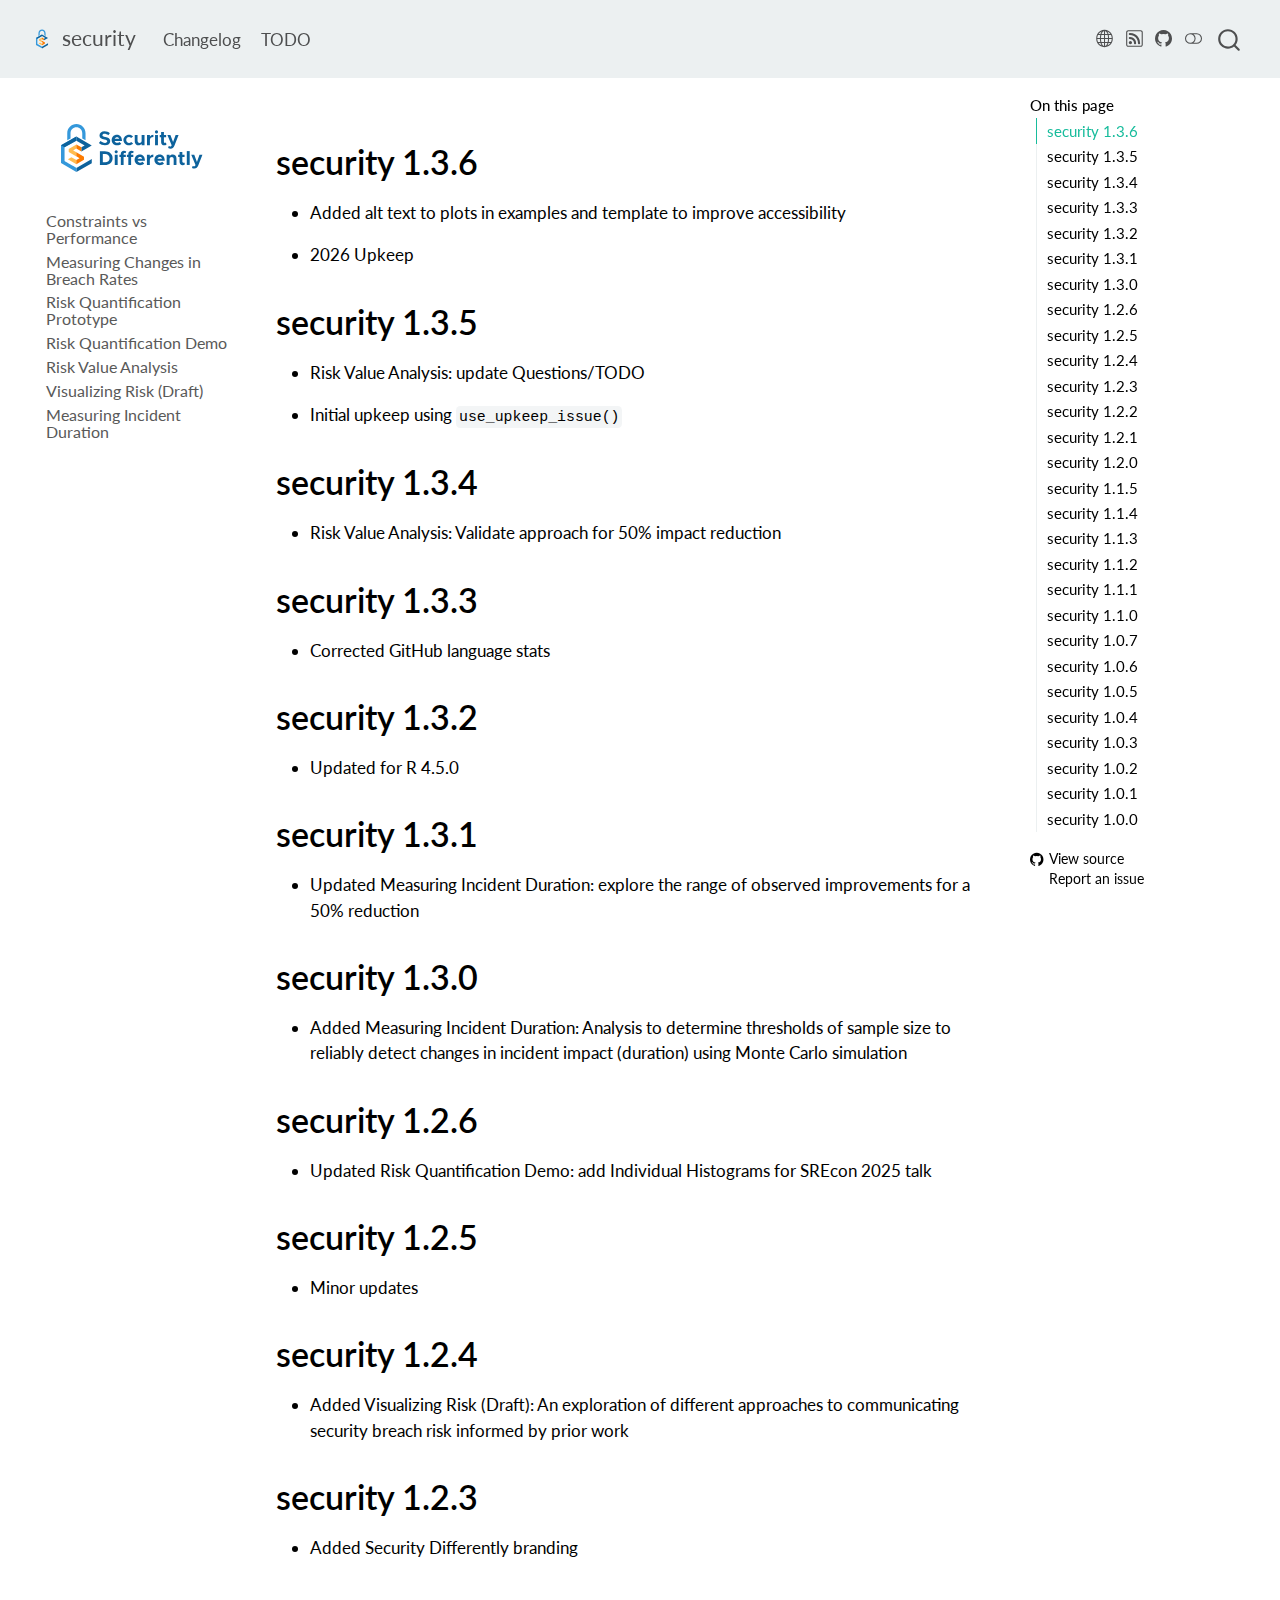
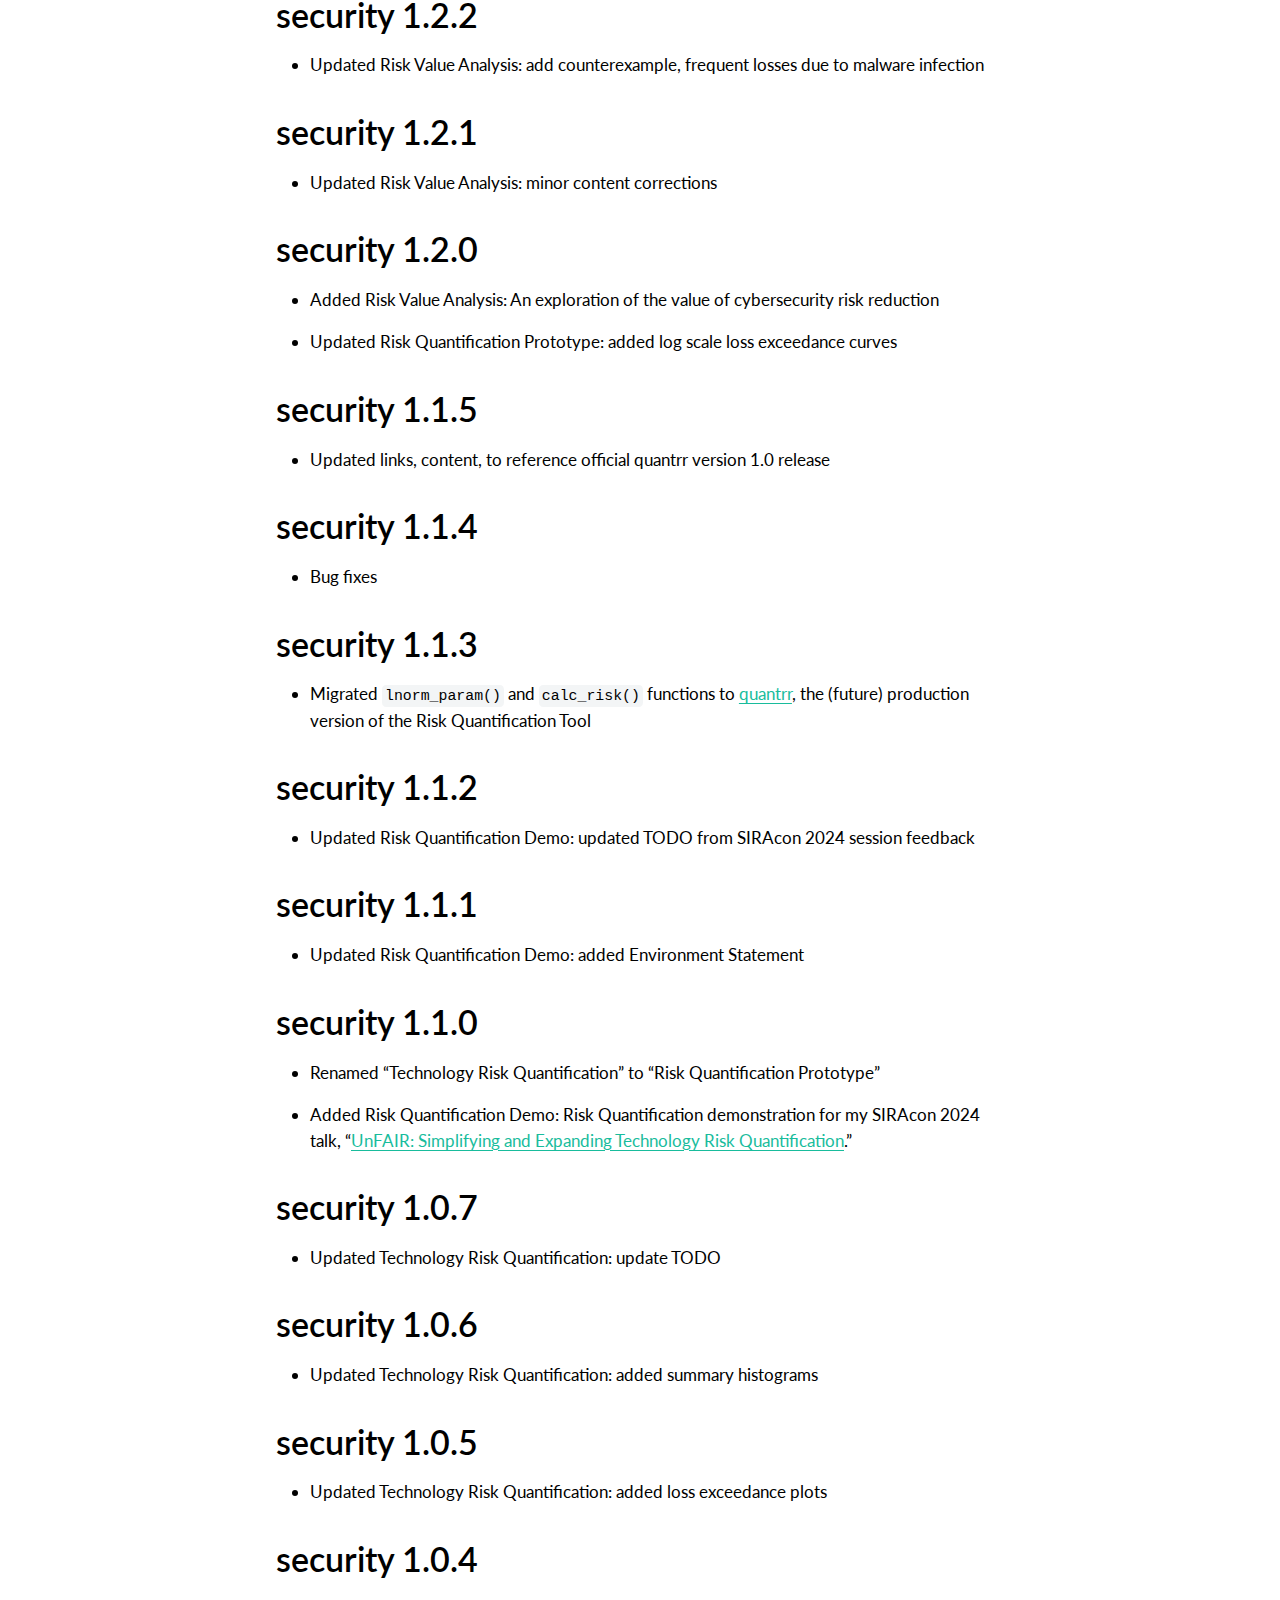
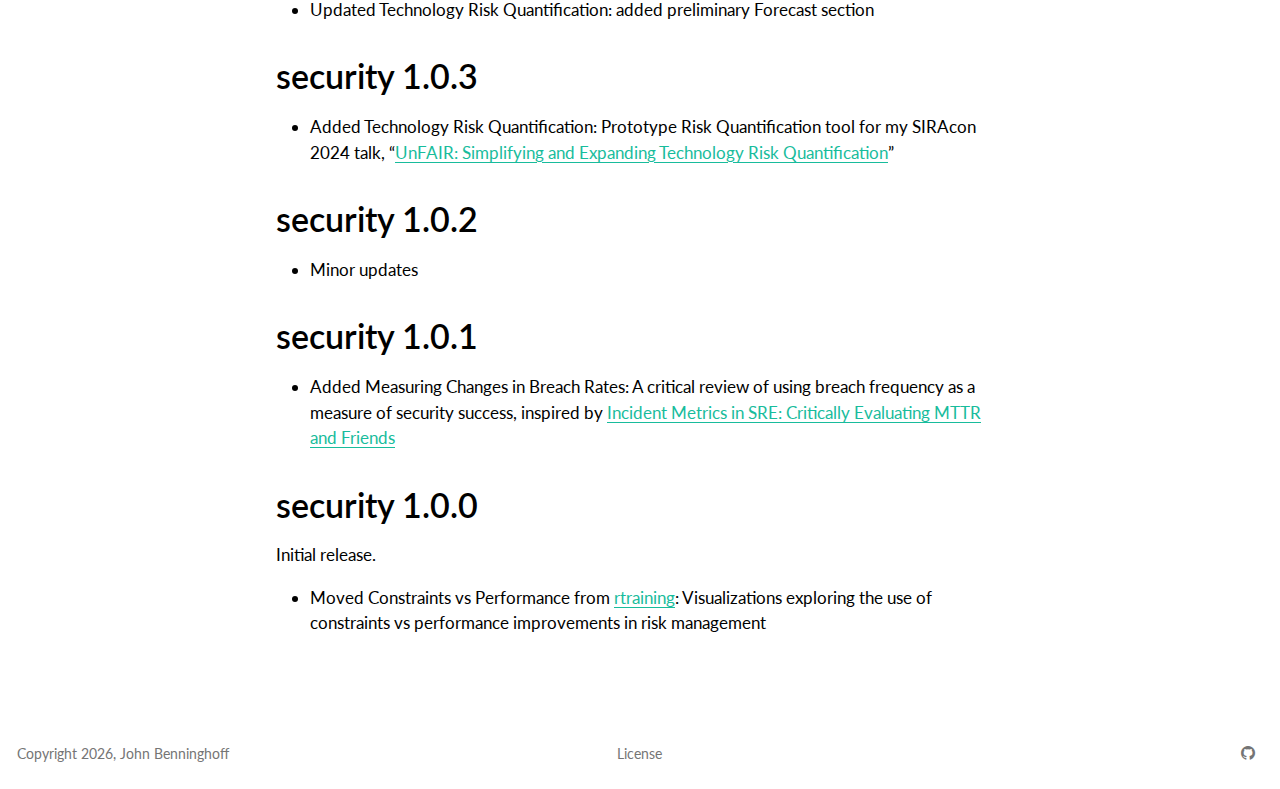
<file: docs/NEWS.html>
<!DOCTYPE html>
<html xmlns="http://www.w3.org/1999/xhtml" lang="en" xml:lang="en"><head>

<meta charset="utf-8">
<meta name="generator" content="quarto-1.8.26">

<meta name="viewport" content="width=device-width, initial-scale=1.0, user-scalable=yes">


<title>news – security</title>
<style>
code{white-space: pre-wrap;}
span.smallcaps{font-variant: small-caps;}
div.columns{display: flex; gap: min(4vw, 1.5em);}
div.column{flex: auto; overflow-x: auto;}
div.hanging-indent{margin-left: 1.5em; text-indent: -1.5em;}
ul.task-list{list-style: none;}
ul.task-list li input[type="checkbox"] {
  width: 0.8em;
  margin: 0 0.8em 0.2em -1em; /* quarto-specific, see https://github.com/quarto-dev/quarto-cli/issues/4556 */ 
  vertical-align: middle;
}
</style>


<script src="site_libs/quarto-nav/quarto-nav.js"></script>
<script src="site_libs/quarto-nav/headroom.min.js"></script>
<script src="site_libs/clipboard/clipboard.min.js"></script>
<script src="site_libs/quarto-search/autocomplete.umd.js"></script>
<script src="site_libs/quarto-search/fuse.min.js"></script>
<script src="site_libs/quarto-search/quarto-search.js"></script>
<meta name="quarto:offset" content="./">
<link href="./icon.svg" rel="icon" type="image/svg+xml">
<script src="site_libs/quarto-html/quarto.js" type="module"></script>
<script src="site_libs/quarto-html/tabsets/tabsets.js" type="module"></script>
<script src="site_libs/quarto-html/axe/axe-check.js" type="module"></script>
<script src="site_libs/quarto-html/popper.min.js"></script>
<script src="site_libs/quarto-html/tippy.umd.min.js"></script>
<script src="site_libs/quarto-html/anchor.min.js"></script>
<link href="site_libs/quarto-html/tippy.css" rel="stylesheet">
<link href="site_libs/quarto-html/quarto-syntax-highlighting-587c61ba64f3a5504c4d52d930310e48.css" rel="stylesheet" class="quarto-color-scheme" id="quarto-text-highlighting-styles">
<link href="site_libs/quarto-html/quarto-syntax-highlighting-dark-b758ccaa5987ceb1b75504551e579abf.css" rel="stylesheet" class="quarto-color-scheme quarto-color-alternate" id="quarto-text-highlighting-styles">
<link href="site_libs/quarto-html/quarto-syntax-highlighting-587c61ba64f3a5504c4d52d930310e48.css" rel="stylesheet" class="quarto-color-scheme-extra" id="quarto-text-highlighting-styles">
<script src="site_libs/bootstrap/bootstrap.min.js"></script>
<link href="site_libs/bootstrap/bootstrap-icons.css" rel="stylesheet">
<link href="site_libs/bootstrap/bootstrap-f7539336ebfbdb62ea5dc127cdd1b7a9.min.css" rel="stylesheet" append-hash="true" class="quarto-color-scheme" id="quarto-bootstrap" data-mode="light">
<link href="site_libs/bootstrap/bootstrap-dark-800c0a046c622cbd3a9b3d8b6eb91bfe.min.css" rel="stylesheet" append-hash="true" class="quarto-color-scheme quarto-color-alternate" id="quarto-bootstrap" data-mode="dark">
<link href="site_libs/bootstrap/bootstrap-f7539336ebfbdb62ea5dc127cdd1b7a9.min.css" rel="stylesheet" append-hash="true" class="quarto-color-scheme-extra" id="quarto-bootstrap" data-mode="light">
<script id="quarto-search-options" type="application/json">{
  "location": "navbar",
  "copy-button": false,
  "collapse-after": 3,
  "panel-placement": "end",
  "type": "overlay",
  "limit": 50,
  "keyboard-shortcut": [
    "f",
    "/",
    "s"
  ],
  "show-item-context": false,
  "language": {
    "search-no-results-text": "No results",
    "search-matching-documents-text": "matching documents",
    "search-copy-link-title": "Copy link to search",
    "search-hide-matches-text": "Hide additional matches",
    "search-more-match-text": "more match in this document",
    "search-more-matches-text": "more matches in this document",
    "search-clear-button-title": "Clear",
    "search-text-placeholder": "",
    "search-detached-cancel-button-title": "Cancel",
    "search-submit-button-title": "Submit",
    "search-label": "Search"
  }
}</script>


</head>

<body class="nav-sidebar floating nav-fixed quarto-light"><script id="quarto-html-before-body" type="application/javascript">
    const toggleBodyColorMode = (bsSheetEl) => {
      const mode = bsSheetEl.getAttribute("data-mode");
      const bodyEl = window.document.querySelector("body");
      if (mode === "dark") {
        bodyEl.classList.add("quarto-dark");
        bodyEl.classList.remove("quarto-light");
      } else {
        bodyEl.classList.add("quarto-light");
        bodyEl.classList.remove("quarto-dark");
      }
    }
    const toggleBodyColorPrimary = () => {
      const bsSheetEl = window.document.querySelector("link#quarto-bootstrap:not([rel=disabled-stylesheet])");
      if (bsSheetEl) {
        toggleBodyColorMode(bsSheetEl);
      }
    }
    const setColorSchemeToggle = (alternate) => {
      const toggles = window.document.querySelectorAll('.quarto-color-scheme-toggle');
      for (let i=0; i < toggles.length; i++) {
        const toggle = toggles[i];
        if (toggle) {
          if (alternate) {
            toggle.classList.add("alternate");
          } else {
            toggle.classList.remove("alternate");
          }
        }
      }
    };
    const toggleColorMode = (alternate) => {
      // Switch the stylesheets
      const primaryStylesheets = window.document.querySelectorAll('link.quarto-color-scheme:not(.quarto-color-alternate)');
      const alternateStylesheets = window.document.querySelectorAll('link.quarto-color-scheme.quarto-color-alternate');
      manageTransitions('#quarto-margin-sidebar .nav-link', false);
      if (alternate) {
        // note: dark is layered on light, we don't disable primary!
        enableStylesheet(alternateStylesheets);
        for (const sheetNode of alternateStylesheets) {
          if (sheetNode.id === "quarto-bootstrap") {
            toggleBodyColorMode(sheetNode);
          }
        }
      } else {
        disableStylesheet(alternateStylesheets);
        enableStylesheet(primaryStylesheets)
        toggleBodyColorPrimary();
      }
      manageTransitions('#quarto-margin-sidebar .nav-link', true);
      // Switch the toggles
      setColorSchemeToggle(alternate)
      // Hack to workaround the fact that safari doesn't
      // properly recolor the scrollbar when toggling (#1455)
      if (navigator.userAgent.indexOf('Safari') > 0 && navigator.userAgent.indexOf('Chrome') == -1) {
        manageTransitions("body", false);
        window.scrollTo(0, 1);
        setTimeout(() => {
          window.scrollTo(0, 0);
          manageTransitions("body", true);
        }, 40);
      }
    }
    const disableStylesheet = (stylesheets) => {
      for (let i=0; i < stylesheets.length; i++) {
        const stylesheet = stylesheets[i];
        stylesheet.rel = 'disabled-stylesheet';
      }
    }
    const enableStylesheet = (stylesheets) => {
      for (let i=0; i < stylesheets.length; i++) {
        const stylesheet = stylesheets[i];
        if(stylesheet.rel !== 'stylesheet') { // for Chrome, which will still FOUC without this check
          stylesheet.rel = 'stylesheet';
        }
      }
    }
    const manageTransitions = (selector, allowTransitions) => {
      const els = window.document.querySelectorAll(selector);
      for (let i=0; i < els.length; i++) {
        const el = els[i];
        if (allowTransitions) {
          el.classList.remove('notransition');
        } else {
          el.classList.add('notransition');
        }
      }
    }
    const isFileUrl = () => {
      return window.location.protocol === 'file:';
    }
    const hasAlternateSentinel = () => {
      let styleSentinel = getColorSchemeSentinel();
      if (styleSentinel !== null) {
        return styleSentinel === "alternate";
      } else {
        return false;
      }
    }
    const setStyleSentinel = (alternate) => {
      const value = alternate ? "alternate" : "default";
      if (!isFileUrl()) {
        window.localStorage.setItem("quarto-color-scheme", value);
      } else {
        localAlternateSentinel = value;
      }
    }
    const getColorSchemeSentinel = () => {
      if (!isFileUrl()) {
        const storageValue = window.localStorage.getItem("quarto-color-scheme");
        return storageValue != null ? storageValue : localAlternateSentinel;
      } else {
        return localAlternateSentinel;
      }
    }
    const toggleGiscusIfUsed = (isAlternate, darkModeDefault) => {
      const baseTheme = document.querySelector('#giscus-base-theme')?.value ?? 'light';
      const alternateTheme = document.querySelector('#giscus-alt-theme')?.value ?? 'dark';
      let newTheme = '';
      if(authorPrefersDark) {
        newTheme = isAlternate ? baseTheme : alternateTheme;
      } else {
        newTheme = isAlternate ? alternateTheme : baseTheme;
      }
      const changeGiscusTheme = () => {
        // From: https://github.com/giscus/giscus/issues/336
        const sendMessage = (message) => {
          const iframe = document.querySelector('iframe.giscus-frame');
          if (!iframe) return;
          iframe.contentWindow.postMessage({ giscus: message }, 'https://giscus.app');
        }
        sendMessage({
          setConfig: {
            theme: newTheme
          }
        });
      }
      const isGiscussLoaded = window.document.querySelector('iframe.giscus-frame') !== null;
      if (isGiscussLoaded) {
        changeGiscusTheme();
      }
    };
    const authorPrefersDark = false;
    const darkModeDefault = authorPrefersDark;
      document.querySelector('link#quarto-text-highlighting-styles.quarto-color-scheme-extra').rel = 'disabled-stylesheet';
      document.querySelector('link#quarto-bootstrap.quarto-color-scheme-extra').rel = 'disabled-stylesheet';
    let localAlternateSentinel = darkModeDefault ? 'alternate' : 'default';
    // Dark / light mode switch
    window.quartoToggleColorScheme = () => {
      // Read the current dark / light value
      let toAlternate = !hasAlternateSentinel();
      toggleColorMode(toAlternate);
      setStyleSentinel(toAlternate);
      toggleGiscusIfUsed(toAlternate, darkModeDefault);
      window.dispatchEvent(new Event('resize'));
    };
    // Switch to dark mode if need be
    if (hasAlternateSentinel()) {
      toggleColorMode(true);
    } else {
      toggleColorMode(false);
    }
  </script>

<div id="quarto-search-results"></div>
  <header id="quarto-header" class="headroom fixed-top">
    <nav class="navbar navbar-expand-lg " data-bs-theme="dark">
      <div class="navbar-container container-fluid">
      <div class="navbar-brand-container mx-auto">
    <a href="./index.html" class="navbar-brand navbar-brand-logo">
    <img src="./icon.svg" alt="Security Differently Icon" class="navbar-logo light-content">
    <img src="./icon.svg" alt="Security Differently Icon" class="navbar-logo dark-content">
    </a>
    <a class="navbar-brand" href="./index.html">
    <span class="navbar-title">security</span>
    </a>
  </div>
            <div id="quarto-search" class="" title="Search"></div>
          <button class="navbar-toggler" type="button" data-bs-toggle="collapse" data-bs-target="#navbarCollapse" aria-controls="navbarCollapse" role="menu" aria-expanded="false" aria-label="Toggle navigation" onclick="if (window.quartoToggleHeadroom) { window.quartoToggleHeadroom(); }">
  <span class="navbar-toggler-icon"></span>
</button>
          <div class="collapse navbar-collapse" id="navbarCollapse">
            <ul class="navbar-nav navbar-nav-scroll me-auto">
  <li class="nav-item">
    <a class="nav-link" href="./changelog.html"> 
<span class="menu-text">Changelog</span></a>
  </li>  
  <li class="nav-item">
    <a class="nav-link" href="./TODO.html"> 
<span class="menu-text">TODO</span></a>
  </li>  
</ul>
          </div> <!-- /navcollapse -->
            <div class="quarto-navbar-tools tools-wide">
    <a href="https://www.security-differently.com" title="" class="quarto-navigation-tool px-1" aria-label="website"><i class="bi bi-globe"></i></a>
    <a href="./index.xml" title="" class="quarto-navigation-tool px-1" aria-label="rss"><i class="bi bi-rss"></i></a>
    <a href="https://github.com/jabenninghoff/security" title="" class="quarto-navigation-tool px-1" aria-label="github"><i class="bi bi-github"></i></a>
  <a href="" class="quarto-color-scheme-toggle quarto-navigation-tool  px-1" onclick="window.quartoToggleColorScheme(); return false;" title="Toggle dark mode"><i class="bi"></i></a>
</div>
      </div> <!-- /container-fluid -->
    </nav>
  <nav class="quarto-secondary-nav">
    <div class="container-fluid d-flex">
      <button type="button" class="quarto-btn-toggle btn" data-bs-toggle="collapse" role="button" data-bs-target=".quarto-sidebar-collapse-item" aria-controls="quarto-sidebar" aria-expanded="false" aria-label="Toggle sidebar navigation" onclick="if (window.quartoToggleHeadroom) { window.quartoToggleHeadroom(); }">
        <i class="bi bi-layout-text-sidebar-reverse"></i>
      </button>
        <nav class="quarto-page-breadcrumbs" aria-label="breadcrumb"><ol class="breadcrumb"></ol></nav>
        <a class="flex-grow-1" role="navigation" data-bs-toggle="collapse" data-bs-target=".quarto-sidebar-collapse-item" aria-controls="quarto-sidebar" aria-expanded="false" aria-label="Toggle sidebar navigation" onclick="if (window.quartoToggleHeadroom) { window.quartoToggleHeadroom(); }">      
        </a>
    </div>
  </nav>
</header>
<!-- content -->
<div id="quarto-content" class="quarto-container page-columns page-rows-contents page-layout-article page-navbar">
<!-- sidebar -->
  <nav id="quarto-sidebar" class="sidebar collapse collapse-horizontal quarto-sidebar-collapse-item sidebar-navigation floating overflow-auto">
    <div class="pt-lg-2 mt-2 text-left sidebar-header">
      <a href="./index.html" class="sidebar-logo-link">
      <img src="./logo.svg" alt="Security Differently Logo" class="sidebar-logo light-content py-0 d-lg-inline d-none">
      <img src="./logo.svg" alt="Security Differently Logo" class="sidebar-logo dark-content py-0 d-lg-inline d-none">
      </a>
      </div>
    <div class="sidebar-menu-container"> 
    <ul class="list-unstyled mt-1">
        <li class="sidebar-item">
  <div class="sidebar-item-container"> 
  <a href="./analysis/constraints.html" class="sidebar-item-text sidebar-link">
 <span class="menu-text">Constraints vs Performance</span></a>
  </div>
</li>
        <li class="sidebar-item">
  <div class="sidebar-item-container"> 
  <a href="./analysis/breach-rates.html" class="sidebar-item-text sidebar-link">
 <span class="menu-text">Measuring Changes in Breach Rates</span></a>
  </div>
</li>
        <li class="sidebar-item">
  <div class="sidebar-item-container"> 
  <a href="./analysis/rq-prototype.html" class="sidebar-item-text sidebar-link">
 <span class="menu-text">Risk Quantification Prototype</span></a>
  </div>
</li>
        <li class="sidebar-item">
  <div class="sidebar-item-container"> 
  <a href="./analysis/rq-demo.html" class="sidebar-item-text sidebar-link">
 <span class="menu-text">Risk Quantification Demo</span></a>
  </div>
</li>
        <li class="sidebar-item">
  <div class="sidebar-item-container"> 
  <a href="./analysis/risk-value.html" class="sidebar-item-text sidebar-link">
 <span class="menu-text">Risk Value Analysis</span></a>
  </div>
</li>
        <li class="sidebar-item">
  <div class="sidebar-item-container"> 
  <a href="./analysis/visualizing-risk.html" class="sidebar-item-text sidebar-link">
 <span class="menu-text">Visualizing Risk (Draft)</span></a>
  </div>
</li>
        <li class="sidebar-item">
  <div class="sidebar-item-container"> 
  <a href="./analysis/measuring-incidents.html" class="sidebar-item-text sidebar-link">
 <span class="menu-text">Measuring Incident Duration</span></a>
  </div>
</li>
    </ul>
    </div>
</nav>
<div id="quarto-sidebar-glass" class="quarto-sidebar-collapse-item" data-bs-toggle="collapse" data-bs-target=".quarto-sidebar-collapse-item"></div>
<!-- margin-sidebar -->
    <div id="quarto-margin-sidebar" class="sidebar margin-sidebar">
        <nav id="TOC" role="doc-toc" class="toc-active">
    <h2 id="toc-title">On this page</h2>
   
  <ul>
  <li><a href="#security-1.3.6" id="toc-security-1.3.6" class="nav-link active" data-scroll-target="#security-1.3.6">security 1.3.6</a></li>
  <li><a href="#security-1.3.5" id="toc-security-1.3.5" class="nav-link" data-scroll-target="#security-1.3.5">security 1.3.5</a></li>
  <li><a href="#security-1.3.4" id="toc-security-1.3.4" class="nav-link" data-scroll-target="#security-1.3.4">security 1.3.4</a></li>
  <li><a href="#security-1.3.3" id="toc-security-1.3.3" class="nav-link" data-scroll-target="#security-1.3.3">security 1.3.3</a></li>
  <li><a href="#security-1.3.2" id="toc-security-1.3.2" class="nav-link" data-scroll-target="#security-1.3.2">security 1.3.2</a></li>
  <li><a href="#security-1.3.1" id="toc-security-1.3.1" class="nav-link" data-scroll-target="#security-1.3.1">security 1.3.1</a></li>
  <li><a href="#security-1.3.0" id="toc-security-1.3.0" class="nav-link" data-scroll-target="#security-1.3.0">security 1.3.0</a></li>
  <li><a href="#security-1.2.6" id="toc-security-1.2.6" class="nav-link" data-scroll-target="#security-1.2.6">security 1.2.6</a></li>
  <li><a href="#security-1.2.5" id="toc-security-1.2.5" class="nav-link" data-scroll-target="#security-1.2.5">security 1.2.5</a></li>
  <li><a href="#security-1.2.4" id="toc-security-1.2.4" class="nav-link" data-scroll-target="#security-1.2.4">security 1.2.4</a></li>
  <li><a href="#security-1.2.3" id="toc-security-1.2.3" class="nav-link" data-scroll-target="#security-1.2.3">security 1.2.3</a></li>
  <li><a href="#security-1.2.2" id="toc-security-1.2.2" class="nav-link" data-scroll-target="#security-1.2.2">security 1.2.2</a></li>
  <li><a href="#security-1.2.1" id="toc-security-1.2.1" class="nav-link" data-scroll-target="#security-1.2.1">security 1.2.1</a></li>
  <li><a href="#security-1.2.0" id="toc-security-1.2.0" class="nav-link" data-scroll-target="#security-1.2.0">security 1.2.0</a></li>
  <li><a href="#security-1.1.5" id="toc-security-1.1.5" class="nav-link" data-scroll-target="#security-1.1.5">security 1.1.5</a></li>
  <li><a href="#security-1.1.4" id="toc-security-1.1.4" class="nav-link" data-scroll-target="#security-1.1.4">security 1.1.4</a></li>
  <li><a href="#security-1.1.3" id="toc-security-1.1.3" class="nav-link" data-scroll-target="#security-1.1.3">security 1.1.3</a></li>
  <li><a href="#security-1.1.2" id="toc-security-1.1.2" class="nav-link" data-scroll-target="#security-1.1.2">security 1.1.2</a></li>
  <li><a href="#security-1.1.1" id="toc-security-1.1.1" class="nav-link" data-scroll-target="#security-1.1.1">security 1.1.1</a></li>
  <li><a href="#security-1.1.0" id="toc-security-1.1.0" class="nav-link" data-scroll-target="#security-1.1.0">security 1.1.0</a></li>
  <li><a href="#security-1.0.7" id="toc-security-1.0.7" class="nav-link" data-scroll-target="#security-1.0.7">security 1.0.7</a></li>
  <li><a href="#security-1.0.6" id="toc-security-1.0.6" class="nav-link" data-scroll-target="#security-1.0.6">security 1.0.6</a></li>
  <li><a href="#security-1.0.5" id="toc-security-1.0.5" class="nav-link" data-scroll-target="#security-1.0.5">security 1.0.5</a></li>
  <li><a href="#security-1.0.4" id="toc-security-1.0.4" class="nav-link" data-scroll-target="#security-1.0.4">security 1.0.4</a></li>
  <li><a href="#security-1.0.3" id="toc-security-1.0.3" class="nav-link" data-scroll-target="#security-1.0.3">security 1.0.3</a></li>
  <li><a href="#security-1.0.2" id="toc-security-1.0.2" class="nav-link" data-scroll-target="#security-1.0.2">security 1.0.2</a></li>
  <li><a href="#security-1.0.1" id="toc-security-1.0.1" class="nav-link" data-scroll-target="#security-1.0.1">security 1.0.1</a></li>
  <li><a href="#security-1.0.0" id="toc-security-1.0.0" class="nav-link" data-scroll-target="#security-1.0.0">security 1.0.0</a></li>
  </ul>
<div class="toc-actions"><ul><li><a href="https://github.com/jabenninghoff/security/blob/main/NEWS.md" class="toc-action"><i class="bi bi-github"></i>View source</a></li><li><a href="https://github.com/jabenninghoff/security/issues/new" class="toc-action"><i class="bi empty"></i>Report an issue</a></li></ul></div></nav>
    </div>
<!-- main -->
<main class="content" id="quarto-document-content"><header id="title-block-header" class="quarto-title-block"></header>





<section id="security-1.3.6" class="level1">
<h1>security 1.3.6</h1>
<ul>
<li><p>Added alt text to plots in examples and template to improve accessibility</p></li>
<li><p>2026 Upkeep</p></li>
</ul>
</section>
<section id="security-1.3.5" class="level1">
<h1>security 1.3.5</h1>
<ul>
<li><p>Risk Value Analysis: update Questions/TODO</p></li>
<li><p>Initial upkeep using <code>use_upkeep_issue()</code></p></li>
</ul>
</section>
<section id="security-1.3.4" class="level1">
<h1>security 1.3.4</h1>
<ul>
<li>Risk Value Analysis: Validate approach for 50% impact reduction</li>
</ul>
</section>
<section id="security-1.3.3" class="level1">
<h1>security 1.3.3</h1>
<ul>
<li>Corrected GitHub language stats</li>
</ul>
</section>
<section id="security-1.3.2" class="level1">
<h1>security 1.3.2</h1>
<ul>
<li>Updated for R 4.5.0</li>
</ul>
</section>
<section id="security-1.3.1" class="level1">
<h1>security 1.3.1</h1>
<ul>
<li>Updated Measuring Incident Duration: explore the range of observed improvements for a 50% reduction</li>
</ul>
</section>
<section id="security-1.3.0" class="level1">
<h1>security 1.3.0</h1>
<ul>
<li>Added Measuring Incident Duration: Analysis to determine thresholds of sample size to reliably detect changes in incident impact (duration) using Monte Carlo simulation</li>
</ul>
</section>
<section id="security-1.2.6" class="level1">
<h1>security 1.2.6</h1>
<ul>
<li>Updated Risk Quantification Demo: add Individual Histograms for SREcon 2025 talk</li>
</ul>
</section>
<section id="security-1.2.5" class="level1">
<h1>security 1.2.5</h1>
<ul>
<li>Minor updates</li>
</ul>
</section>
<section id="security-1.2.4" class="level1">
<h1>security 1.2.4</h1>
<ul>
<li>Added Visualizing Risk (Draft): An exploration of different approaches to communicating security breach risk informed by prior work</li>
</ul>
</section>
<section id="security-1.2.3" class="level1">
<h1>security 1.2.3</h1>
<ul>
<li>Added Security Differently branding</li>
</ul>
</section>
<section id="security-1.2.2" class="level1">
<h1>security 1.2.2</h1>
<ul>
<li>Updated Risk Value Analysis: add counterexample, frequent losses due to malware infection</li>
</ul>
</section>
<section id="security-1.2.1" class="level1">
<h1>security 1.2.1</h1>
<ul>
<li>Updated Risk Value Analysis: minor content corrections</li>
</ul>
</section>
<section id="security-1.2.0" class="level1">
<h1>security 1.2.0</h1>
<ul>
<li><p>Added Risk Value Analysis: An exploration of the value of cybersecurity risk reduction</p></li>
<li><p>Updated Risk Quantification Prototype: added log scale loss exceedance curves</p></li>
</ul>
</section>
<section id="security-1.1.5" class="level1">
<h1>security 1.1.5</h1>
<ul>
<li>Updated links, content, to reference official quantrr version 1.0 release</li>
</ul>
</section>
<section id="security-1.1.4" class="level1">
<h1>security 1.1.4</h1>
<ul>
<li>Bug fixes</li>
</ul>
</section>
<section id="security-1.1.3" class="level1">
<h1>security 1.1.3</h1>
<ul>
<li>Migrated <code>lnorm_param()</code> and <code>calc_risk()</code> functions to <a href="https://jabenninghoff.github.io/quantrr/">quantrr</a>, the (future) production version of the Risk Quantification Tool</li>
</ul>
</section>
<section id="security-1.1.2" class="level1">
<h1>security 1.1.2</h1>
<ul>
<li>Updated Risk Quantification Demo: updated TODO from SIRAcon 2024 session feedback</li>
</ul>
</section>
<section id="security-1.1.1" class="level1">
<h1>security 1.1.1</h1>
<ul>
<li>Updated Risk Quantification Demo: added Environment Statement</li>
</ul>
</section>
<section id="security-1.1.0" class="level1">
<h1>security 1.1.0</h1>
<ul>
<li><p>Renamed “Technology Risk Quantification” to “Risk Quantification Prototype”</p></li>
<li><p>Added Risk Quantification Demo: Risk Quantification demonstration for my SIRAcon 2024 talk, “<a href="https://www.information-safety.org/2024/08/29/siracon-2024/">UnFAIR: Simplifying and Expanding Technology Risk Quantification</a>.”</p></li>
</ul>
</section>
<section id="security-1.0.7" class="level1">
<h1>security 1.0.7</h1>
<ul>
<li>Updated Technology Risk Quantification: update TODO</li>
</ul>
</section>
<section id="security-1.0.6" class="level1">
<h1>security 1.0.6</h1>
<ul>
<li>Updated Technology Risk Quantification: added summary histograms</li>
</ul>
</section>
<section id="security-1.0.5" class="level1">
<h1>security 1.0.5</h1>
<ul>
<li>Updated Technology Risk Quantification: added loss exceedance plots</li>
</ul>
</section>
<section id="security-1.0.4" class="level1">
<h1>security 1.0.4</h1>
<ul>
<li>Updated Technology Risk Quantification: added preliminary Forecast section</li>
</ul>
</section>
<section id="security-1.0.3" class="level1">
<h1>security 1.0.3</h1>
<ul>
<li>Added Technology Risk Quantification: Prototype Risk Quantification tool for my SIRAcon 2024 talk, “<a href="https://www.information-safety.org/2024/08/29/siracon-2024/">UnFAIR: Simplifying and Expanding Technology Risk Quantification</a>”</li>
</ul>
</section>
<section id="security-1.0.2" class="level1">
<h1>security 1.0.2</h1>
<ul>
<li>Minor updates</li>
</ul>
</section>
<section id="security-1.0.1" class="level1">
<h1>security 1.0.1</h1>
<ul>
<li>Added Measuring Changes in Breach Rates: A critical review of using breach frequency as a measure of security success, inspired by <a href="https://sre.google/resources/practices-and-processes/incident-metrics-in-sre/">Incident Metrics in SRE: Critically Evaluating MTTR and Friends</a></li>
</ul>
</section>
<section id="security-1.0.0" class="level1">
<h1>security 1.0.0</h1>
<p>Initial release.</p>
<ul>
<li>Moved Constraints vs Performance from <a href="https://jabenninghoff.github.io/rtraining/">rtraining</a>: Visualizations exploring the use of constraints vs performance improvements in risk management</li>
</ul>


</section>

</main> <!-- /main -->
<script id="quarto-html-after-body" type="application/javascript">
  window.document.addEventListener("DOMContentLoaded", function (event) {
    // Ensure there is a toggle, if there isn't float one in the top right
    if (window.document.querySelector('.quarto-color-scheme-toggle') === null) {
      const a = window.document.createElement('a');
      a.classList.add('top-right');
      a.classList.add('quarto-color-scheme-toggle');
      a.href = "";
      a.onclick = function() { try { window.quartoToggleColorScheme(); } catch {} return false; };
      const i = window.document.createElement("i");
      i.classList.add('bi');
      a.appendChild(i);
      window.document.body.appendChild(a);
    }
    setColorSchemeToggle(hasAlternateSentinel())
    const icon = "";
    const anchorJS = new window.AnchorJS();
    anchorJS.options = {
      placement: 'right',
      icon: icon
    };
    anchorJS.add('.anchored');
    const isCodeAnnotation = (el) => {
      for (const clz of el.classList) {
        if (clz.startsWith('code-annotation-')) {                     
          return true;
        }
      }
      return false;
    }
    const onCopySuccess = function(e) {
      // button target
      const button = e.trigger;
      // don't keep focus
      button.blur();
      // flash "checked"
      button.classList.add('code-copy-button-checked');
      var currentTitle = button.getAttribute("title");
      button.setAttribute("title", "Copied!");
      let tooltip;
      if (window.bootstrap) {
        button.setAttribute("data-bs-toggle", "tooltip");
        button.setAttribute("data-bs-placement", "left");
        button.setAttribute("data-bs-title", "Copied!");
        tooltip = new bootstrap.Tooltip(button, 
          { trigger: "manual", 
            customClass: "code-copy-button-tooltip",
            offset: [0, -8]});
        tooltip.show();    
      }
      setTimeout(function() {
        if (tooltip) {
          tooltip.hide();
          button.removeAttribute("data-bs-title");
          button.removeAttribute("data-bs-toggle");
          button.removeAttribute("data-bs-placement");
        }
        button.setAttribute("title", currentTitle);
        button.classList.remove('code-copy-button-checked');
      }, 1000);
      // clear code selection
      e.clearSelection();
    }
    const getTextToCopy = function(trigger) {
      const outerScaffold = trigger.parentElement.cloneNode(true);
      const codeEl = outerScaffold.querySelector('code');
      for (const childEl of codeEl.children) {
        if (isCodeAnnotation(childEl)) {
          childEl.remove();
        }
      }
      return codeEl.innerText;
    }
    const clipboard = new window.ClipboardJS('.code-copy-button:not([data-in-quarto-modal])', {
      text: getTextToCopy
    });
    clipboard.on('success', onCopySuccess);
    if (window.document.getElementById('quarto-embedded-source-code-modal')) {
      const clipboardModal = new window.ClipboardJS('.code-copy-button[data-in-quarto-modal]', {
        text: getTextToCopy,
        container: window.document.getElementById('quarto-embedded-source-code-modal')
      });
      clipboardModal.on('success', onCopySuccess);
    }
      var localhostRegex = new RegExp(/^(?:http|https):\/\/localhost\:?[0-9]*\//);
      var mailtoRegex = new RegExp(/^mailto:/);
        var filterRegex = new RegExp("https:\/\/jabenninghoff\.github\.io\/security\/");
      var isInternal = (href) => {
          return filterRegex.test(href) || localhostRegex.test(href) || mailtoRegex.test(href);
      }
      // Inspect non-navigation links and adorn them if external
     var links = window.document.querySelectorAll('a[href]:not(.nav-link):not(.navbar-brand):not(.toc-action):not(.sidebar-link):not(.sidebar-item-toggle):not(.pagination-link):not(.no-external):not([aria-hidden]):not(.dropdown-item):not(.quarto-navigation-tool):not(.about-link)');
      for (var i=0; i<links.length; i++) {
        const link = links[i];
        if (!isInternal(link.href)) {
          // undo the damage that might have been done by quarto-nav.js in the case of
          // links that we want to consider external
          if (link.dataset.originalHref !== undefined) {
            link.href = link.dataset.originalHref;
          }
        }
      }
    function tippyHover(el, contentFn, onTriggerFn, onUntriggerFn) {
      const config = {
        allowHTML: true,
        maxWidth: 500,
        delay: 100,
        arrow: false,
        appendTo: function(el) {
            return el.parentElement;
        },
        interactive: true,
        interactiveBorder: 10,
        theme: 'quarto',
        placement: 'bottom-start',
      };
      if (contentFn) {
        config.content = contentFn;
      }
      if (onTriggerFn) {
        config.onTrigger = onTriggerFn;
      }
      if (onUntriggerFn) {
        config.onUntrigger = onUntriggerFn;
      }
      window.tippy(el, config); 
    }
    const noterefs = window.document.querySelectorAll('a[role="doc-noteref"]');
    for (var i=0; i<noterefs.length; i++) {
      const ref = noterefs[i];
      tippyHover(ref, function() {
        // use id or data attribute instead here
        let href = ref.getAttribute('data-footnote-href') || ref.getAttribute('href');
        try { href = new URL(href).hash; } catch {}
        const id = href.replace(/^#\/?/, "");
        const note = window.document.getElementById(id);
        if (note) {
          return note.innerHTML;
        } else {
          return "";
        }
      });
    }
    const xrefs = window.document.querySelectorAll('a.quarto-xref');
    const processXRef = (id, note) => {
      // Strip column container classes
      const stripColumnClz = (el) => {
        el.classList.remove("page-full", "page-columns");
        if (el.children) {
          for (const child of el.children) {
            stripColumnClz(child);
          }
        }
      }
      stripColumnClz(note)
      if (id === null || id.startsWith('sec-')) {
        // Special case sections, only their first couple elements
        const container = document.createElement("div");
        if (note.children && note.children.length > 2) {
          container.appendChild(note.children[0].cloneNode(true));
          for (let i = 1; i < note.children.length; i++) {
            const child = note.children[i];
            if (child.tagName === "P" && child.innerText === "") {
              continue;
            } else {
              container.appendChild(child.cloneNode(true));
              break;
            }
          }
          if (window.Quarto?.typesetMath) {
            window.Quarto.typesetMath(container);
          }
          return container.innerHTML
        } else {
          if (window.Quarto?.typesetMath) {
            window.Quarto.typesetMath(note);
          }
          return note.innerHTML;
        }
      } else {
        // Remove any anchor links if they are present
        const anchorLink = note.querySelector('a.anchorjs-link');
        if (anchorLink) {
          anchorLink.remove();
        }
        if (window.Quarto?.typesetMath) {
          window.Quarto.typesetMath(note);
        }
        if (note.classList.contains("callout")) {
          return note.outerHTML;
        } else {
          return note.innerHTML;
        }
      }
    }
    for (var i=0; i<xrefs.length; i++) {
      const xref = xrefs[i];
      tippyHover(xref, undefined, function(instance) {
        instance.disable();
        let url = xref.getAttribute('href');
        let hash = undefined; 
        if (url.startsWith('#')) {
          hash = url;
        } else {
          try { hash = new URL(url).hash; } catch {}
        }
        if (hash) {
          const id = hash.replace(/^#\/?/, "");
          const note = window.document.getElementById(id);
          if (note !== null) {
            try {
              const html = processXRef(id, note.cloneNode(true));
              instance.setContent(html);
            } finally {
              instance.enable();
              instance.show();
            }
          } else {
            // See if we can fetch this
            fetch(url.split('#')[0])
            .then(res => res.text())
            .then(html => {
              const parser = new DOMParser();
              const htmlDoc = parser.parseFromString(html, "text/html");
              const note = htmlDoc.getElementById(id);
              if (note !== null) {
                const html = processXRef(id, note);
                instance.setContent(html);
              } 
            }).finally(() => {
              instance.enable();
              instance.show();
            });
          }
        } else {
          // See if we can fetch a full url (with no hash to target)
          // This is a special case and we should probably do some content thinning / targeting
          fetch(url)
          .then(res => res.text())
          .then(html => {
            const parser = new DOMParser();
            const htmlDoc = parser.parseFromString(html, "text/html");
            const note = htmlDoc.querySelector('main.content');
            if (note !== null) {
              // This should only happen for chapter cross references
              // (since there is no id in the URL)
              // remove the first header
              if (note.children.length > 0 && note.children[0].tagName === "HEADER") {
                note.children[0].remove();
              }
              const html = processXRef(null, note);
              instance.setContent(html);
            } 
          }).finally(() => {
            instance.enable();
            instance.show();
          });
        }
      }, function(instance) {
      });
    }
        let selectedAnnoteEl;
        const selectorForAnnotation = ( cell, annotation) => {
          let cellAttr = 'data-code-cell="' + cell + '"';
          let lineAttr = 'data-code-annotation="' +  annotation + '"';
          const selector = 'span[' + cellAttr + '][' + lineAttr + ']';
          return selector;
        }
        const selectCodeLines = (annoteEl) => {
          const doc = window.document;
          const targetCell = annoteEl.getAttribute("data-target-cell");
          const targetAnnotation = annoteEl.getAttribute("data-target-annotation");
          const annoteSpan = window.document.querySelector(selectorForAnnotation(targetCell, targetAnnotation));
          const lines = annoteSpan.getAttribute("data-code-lines").split(",");
          const lineIds = lines.map((line) => {
            return targetCell + "-" + line;
          })
          let top = null;
          let height = null;
          let parent = null;
          if (lineIds.length > 0) {
              //compute the position of the single el (top and bottom and make a div)
              const el = window.document.getElementById(lineIds[0]);
              top = el.offsetTop;
              height = el.offsetHeight;
              parent = el.parentElement.parentElement;
            if (lineIds.length > 1) {
              const lastEl = window.document.getElementById(lineIds[lineIds.length - 1]);
              const bottom = lastEl.offsetTop + lastEl.offsetHeight;
              height = bottom - top;
            }
            if (top !== null && height !== null && parent !== null) {
              // cook up a div (if necessary) and position it 
              let div = window.document.getElementById("code-annotation-line-highlight");
              if (div === null) {
                div = window.document.createElement("div");
                div.setAttribute("id", "code-annotation-line-highlight");
                div.style.position = 'absolute';
                parent.appendChild(div);
              }
              div.style.top = top - 2 + "px";
              div.style.height = height + 4 + "px";
              div.style.left = 0;
              let gutterDiv = window.document.getElementById("code-annotation-line-highlight-gutter");
              if (gutterDiv === null) {
                gutterDiv = window.document.createElement("div");
                gutterDiv.setAttribute("id", "code-annotation-line-highlight-gutter");
                gutterDiv.style.position = 'absolute';
                const codeCell = window.document.getElementById(targetCell);
                const gutter = codeCell.querySelector('.code-annotation-gutter');
                gutter.appendChild(gutterDiv);
              }
              gutterDiv.style.top = top - 2 + "px";
              gutterDiv.style.height = height + 4 + "px";
            }
            selectedAnnoteEl = annoteEl;
          }
        };
        const unselectCodeLines = () => {
          const elementsIds = ["code-annotation-line-highlight", "code-annotation-line-highlight-gutter"];
          elementsIds.forEach((elId) => {
            const div = window.document.getElementById(elId);
            if (div) {
              div.remove();
            }
          });
          selectedAnnoteEl = undefined;
        };
          // Handle positioning of the toggle
      window.addEventListener(
        "resize",
        throttle(() => {
          elRect = undefined;
          if (selectedAnnoteEl) {
            selectCodeLines(selectedAnnoteEl);
          }
        }, 10)
      );
      function throttle(fn, ms) {
      let throttle = false;
      let timer;
        return (...args) => {
          if(!throttle) { // first call gets through
              fn.apply(this, args);
              throttle = true;
          } else { // all the others get throttled
              if(timer) clearTimeout(timer); // cancel #2
              timer = setTimeout(() => {
                fn.apply(this, args);
                timer = throttle = false;
              }, ms);
          }
        };
      }
        // Attach click handler to the DT
        const annoteDls = window.document.querySelectorAll('dt[data-target-cell]');
        for (const annoteDlNode of annoteDls) {
          annoteDlNode.addEventListener('click', (event) => {
            const clickedEl = event.target;
            if (clickedEl !== selectedAnnoteEl) {
              unselectCodeLines();
              const activeEl = window.document.querySelector('dt[data-target-cell].code-annotation-active');
              if (activeEl) {
                activeEl.classList.remove('code-annotation-active');
              }
              selectCodeLines(clickedEl);
              clickedEl.classList.add('code-annotation-active');
            } else {
              // Unselect the line
              unselectCodeLines();
              clickedEl.classList.remove('code-annotation-active');
            }
          });
        }
    const findCites = (el) => {
      const parentEl = el.parentElement;
      if (parentEl) {
        const cites = parentEl.dataset.cites;
        if (cites) {
          return {
            el,
            cites: cites.split(' ')
          };
        } else {
          return findCites(el.parentElement)
        }
      } else {
        return undefined;
      }
    };
    var bibliorefs = window.document.querySelectorAll('a[role="doc-biblioref"]');
    for (var i=0; i<bibliorefs.length; i++) {
      const ref = bibliorefs[i];
      const citeInfo = findCites(ref);
      if (citeInfo) {
        tippyHover(citeInfo.el, function() {
          var popup = window.document.createElement('div');
          citeInfo.cites.forEach(function(cite) {
            var citeDiv = window.document.createElement('div');
            citeDiv.classList.add('hanging-indent');
            citeDiv.classList.add('csl-entry');
            var biblioDiv = window.document.getElementById('ref-' + cite);
            if (biblioDiv) {
              citeDiv.innerHTML = biblioDiv.innerHTML;
            }
            popup.appendChild(citeDiv);
          });
          return popup.innerHTML;
        });
      }
    }
  });
  </script>
</div> <!-- /content -->
<footer class="footer">
  <div class="nav-footer">
    <div class="nav-footer-left">
<p>Copyright 2026, John Benninghoff</p>
</div>   
    <div class="nav-footer-center">
      <ul class="footer-items list-unstyled">
    <li class="nav-item">
    <a class="nav-link" href="./LICENSE.html">
<p>License</p>
</a>
  </li>  
</ul>
    <div class="toc-actions d-sm-block d-md-none"><ul><li><a href="https://github.com/jabenninghoff/security/blob/main/NEWS.md" class="toc-action"><i class="bi bi-github"></i>View source</a></li><li><a href="https://github.com/jabenninghoff/security/issues/new" class="toc-action"><i class="bi empty"></i>Report an issue</a></li></ul></div></div>
    <div class="nav-footer-right">
      <ul class="footer-items list-unstyled">
    <li class="nav-item compact">
    <a class="nav-link" href="https://github.com/jabenninghoff/security">
      <i class="bi bi-github" role="img" aria-label="github">
</i> 
    </a>
  </li>  
</ul>
    </div>
  </div>
</footer>




</body></html>
</file>
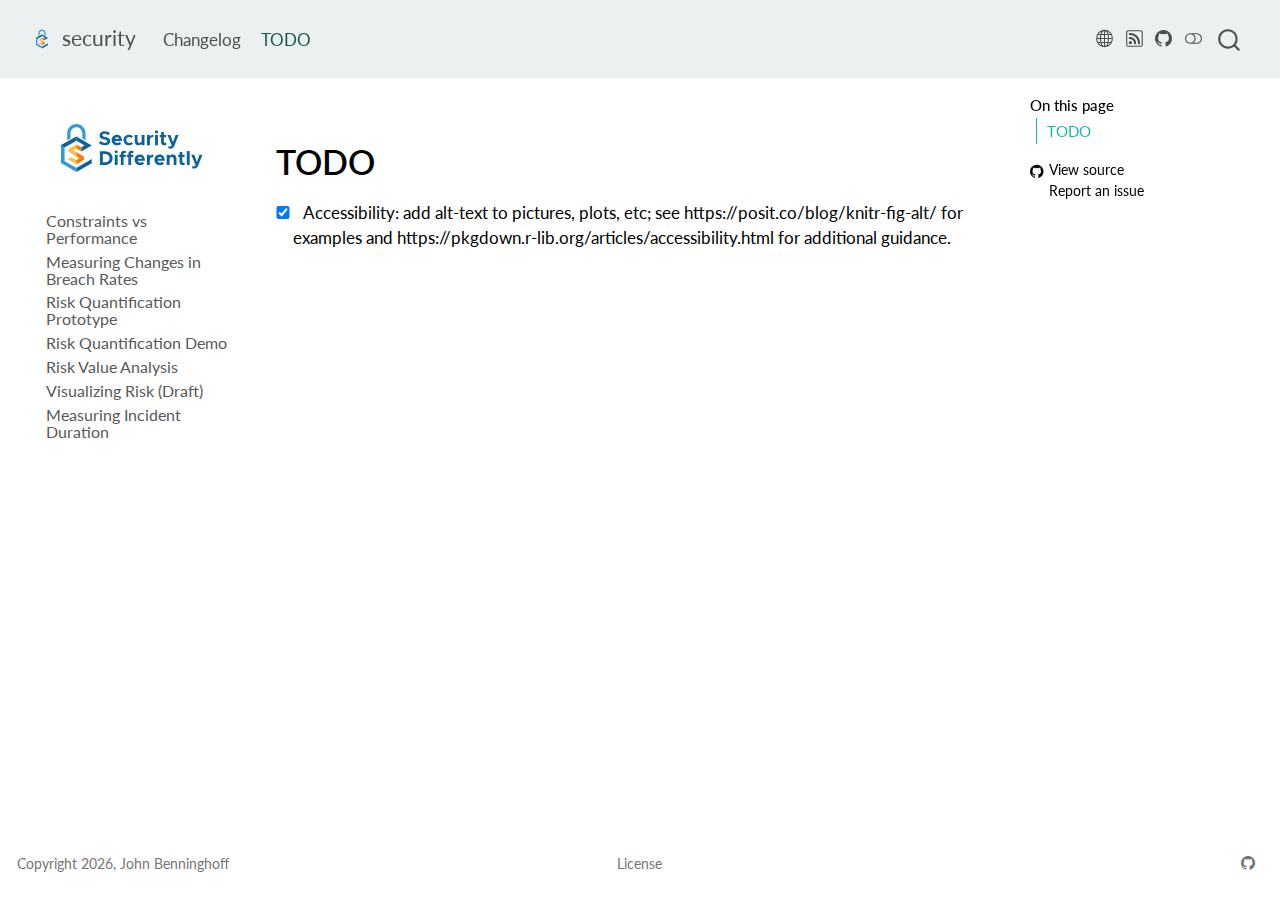
<file: docs/TODO.html>
<!DOCTYPE html>
<html xmlns="http://www.w3.org/1999/xhtml" lang="en" xml:lang="en"><head>

<meta charset="utf-8">
<meta name="generator" content="quarto-1.8.26">

<meta name="viewport" content="width=device-width, initial-scale=1.0, user-scalable=yes">


<title>todo – security</title>
<style>
code{white-space: pre-wrap;}
span.smallcaps{font-variant: small-caps;}
div.columns{display: flex; gap: min(4vw, 1.5em);}
div.column{flex: auto; overflow-x: auto;}
div.hanging-indent{margin-left: 1.5em; text-indent: -1.5em;}
ul.task-list{list-style: none;}
ul.task-list li input[type="checkbox"] {
  width: 0.8em;
  margin: 0 0.8em 0.2em -1em; /* quarto-specific, see https://github.com/quarto-dev/quarto-cli/issues/4556 */ 
  vertical-align: middle;
}
</style>


<script src="site_libs/quarto-nav/quarto-nav.js"></script>
<script src="site_libs/quarto-nav/headroom.min.js"></script>
<script src="site_libs/clipboard/clipboard.min.js"></script>
<script src="site_libs/quarto-search/autocomplete.umd.js"></script>
<script src="site_libs/quarto-search/fuse.min.js"></script>
<script src="site_libs/quarto-search/quarto-search.js"></script>
<meta name="quarto:offset" content="./">
<link href="./icon.svg" rel="icon" type="image/svg+xml">
<script src="site_libs/quarto-html/quarto.js" type="module"></script>
<script src="site_libs/quarto-html/tabsets/tabsets.js" type="module"></script>
<script src="site_libs/quarto-html/axe/axe-check.js" type="module"></script>
<script src="site_libs/quarto-html/popper.min.js"></script>
<script src="site_libs/quarto-html/tippy.umd.min.js"></script>
<script src="site_libs/quarto-html/anchor.min.js"></script>
<link href="site_libs/quarto-html/tippy.css" rel="stylesheet">
<link href="site_libs/quarto-html/quarto-syntax-highlighting-587c61ba64f3a5504c4d52d930310e48.css" rel="stylesheet" class="quarto-color-scheme" id="quarto-text-highlighting-styles">
<link href="site_libs/quarto-html/quarto-syntax-highlighting-dark-b758ccaa5987ceb1b75504551e579abf.css" rel="stylesheet" class="quarto-color-scheme quarto-color-alternate" id="quarto-text-highlighting-styles">
<link href="site_libs/quarto-html/quarto-syntax-highlighting-587c61ba64f3a5504c4d52d930310e48.css" rel="stylesheet" class="quarto-color-scheme-extra" id="quarto-text-highlighting-styles">
<script src="site_libs/bootstrap/bootstrap.min.js"></script>
<link href="site_libs/bootstrap/bootstrap-icons.css" rel="stylesheet">
<link href="site_libs/bootstrap/bootstrap-f7539336ebfbdb62ea5dc127cdd1b7a9.min.css" rel="stylesheet" append-hash="true" class="quarto-color-scheme" id="quarto-bootstrap" data-mode="light">
<link href="site_libs/bootstrap/bootstrap-dark-800c0a046c622cbd3a9b3d8b6eb91bfe.min.css" rel="stylesheet" append-hash="true" class="quarto-color-scheme quarto-color-alternate" id="quarto-bootstrap" data-mode="dark">
<link href="site_libs/bootstrap/bootstrap-f7539336ebfbdb62ea5dc127cdd1b7a9.min.css" rel="stylesheet" append-hash="true" class="quarto-color-scheme-extra" id="quarto-bootstrap" data-mode="light">
<script id="quarto-search-options" type="application/json">{
  "location": "navbar",
  "copy-button": false,
  "collapse-after": 3,
  "panel-placement": "end",
  "type": "overlay",
  "limit": 50,
  "keyboard-shortcut": [
    "f",
    "/",
    "s"
  ],
  "show-item-context": false,
  "language": {
    "search-no-results-text": "No results",
    "search-matching-documents-text": "matching documents",
    "search-copy-link-title": "Copy link to search",
    "search-hide-matches-text": "Hide additional matches",
    "search-more-match-text": "more match in this document",
    "search-more-matches-text": "more matches in this document",
    "search-clear-button-title": "Clear",
    "search-text-placeholder": "",
    "search-detached-cancel-button-title": "Cancel",
    "search-submit-button-title": "Submit",
    "search-label": "Search"
  }
}</script>


</head>

<body class="nav-sidebar floating nav-fixed quarto-light"><script id="quarto-html-before-body" type="application/javascript">
    const toggleBodyColorMode = (bsSheetEl) => {
      const mode = bsSheetEl.getAttribute("data-mode");
      const bodyEl = window.document.querySelector("body");
      if (mode === "dark") {
        bodyEl.classList.add("quarto-dark");
        bodyEl.classList.remove("quarto-light");
      } else {
        bodyEl.classList.add("quarto-light");
        bodyEl.classList.remove("quarto-dark");
      }
    }
    const toggleBodyColorPrimary = () => {
      const bsSheetEl = window.document.querySelector("link#quarto-bootstrap:not([rel=disabled-stylesheet])");
      if (bsSheetEl) {
        toggleBodyColorMode(bsSheetEl);
      }
    }
    const setColorSchemeToggle = (alternate) => {
      const toggles = window.document.querySelectorAll('.quarto-color-scheme-toggle');
      for (let i=0; i < toggles.length; i++) {
        const toggle = toggles[i];
        if (toggle) {
          if (alternate) {
            toggle.classList.add("alternate");
          } else {
            toggle.classList.remove("alternate");
          }
        }
      }
    };
    const toggleColorMode = (alternate) => {
      // Switch the stylesheets
      const primaryStylesheets = window.document.querySelectorAll('link.quarto-color-scheme:not(.quarto-color-alternate)');
      const alternateStylesheets = window.document.querySelectorAll('link.quarto-color-scheme.quarto-color-alternate');
      manageTransitions('#quarto-margin-sidebar .nav-link', false);
      if (alternate) {
        // note: dark is layered on light, we don't disable primary!
        enableStylesheet(alternateStylesheets);
        for (const sheetNode of alternateStylesheets) {
          if (sheetNode.id === "quarto-bootstrap") {
            toggleBodyColorMode(sheetNode);
          }
        }
      } else {
        disableStylesheet(alternateStylesheets);
        enableStylesheet(primaryStylesheets)
        toggleBodyColorPrimary();
      }
      manageTransitions('#quarto-margin-sidebar .nav-link', true);
      // Switch the toggles
      setColorSchemeToggle(alternate)
      // Hack to workaround the fact that safari doesn't
      // properly recolor the scrollbar when toggling (#1455)
      if (navigator.userAgent.indexOf('Safari') > 0 && navigator.userAgent.indexOf('Chrome') == -1) {
        manageTransitions("body", false);
        window.scrollTo(0, 1);
        setTimeout(() => {
          window.scrollTo(0, 0);
          manageTransitions("body", true);
        }, 40);
      }
    }
    const disableStylesheet = (stylesheets) => {
      for (let i=0; i < stylesheets.length; i++) {
        const stylesheet = stylesheets[i];
        stylesheet.rel = 'disabled-stylesheet';
      }
    }
    const enableStylesheet = (stylesheets) => {
      for (let i=0; i < stylesheets.length; i++) {
        const stylesheet = stylesheets[i];
        if(stylesheet.rel !== 'stylesheet') { // for Chrome, which will still FOUC without this check
          stylesheet.rel = 'stylesheet';
        }
      }
    }
    const manageTransitions = (selector, allowTransitions) => {
      const els = window.document.querySelectorAll(selector);
      for (let i=0; i < els.length; i++) {
        const el = els[i];
        if (allowTransitions) {
          el.classList.remove('notransition');
        } else {
          el.classList.add('notransition');
        }
      }
    }
    const isFileUrl = () => {
      return window.location.protocol === 'file:';
    }
    const hasAlternateSentinel = () => {
      let styleSentinel = getColorSchemeSentinel();
      if (styleSentinel !== null) {
        return styleSentinel === "alternate";
      } else {
        return false;
      }
    }
    const setStyleSentinel = (alternate) => {
      const value = alternate ? "alternate" : "default";
      if (!isFileUrl()) {
        window.localStorage.setItem("quarto-color-scheme", value);
      } else {
        localAlternateSentinel = value;
      }
    }
    const getColorSchemeSentinel = () => {
      if (!isFileUrl()) {
        const storageValue = window.localStorage.getItem("quarto-color-scheme");
        return storageValue != null ? storageValue : localAlternateSentinel;
      } else {
        return localAlternateSentinel;
      }
    }
    const toggleGiscusIfUsed = (isAlternate, darkModeDefault) => {
      const baseTheme = document.querySelector('#giscus-base-theme')?.value ?? 'light';
      const alternateTheme = document.querySelector('#giscus-alt-theme')?.value ?? 'dark';
      let newTheme = '';
      if(authorPrefersDark) {
        newTheme = isAlternate ? baseTheme : alternateTheme;
      } else {
        newTheme = isAlternate ? alternateTheme : baseTheme;
      }
      const changeGiscusTheme = () => {
        // From: https://github.com/giscus/giscus/issues/336
        const sendMessage = (message) => {
          const iframe = document.querySelector('iframe.giscus-frame');
          if (!iframe) return;
          iframe.contentWindow.postMessage({ giscus: message }, 'https://giscus.app');
        }
        sendMessage({
          setConfig: {
            theme: newTheme
          }
        });
      }
      const isGiscussLoaded = window.document.querySelector('iframe.giscus-frame') !== null;
      if (isGiscussLoaded) {
        changeGiscusTheme();
      }
    };
    const authorPrefersDark = false;
    const darkModeDefault = authorPrefersDark;
      document.querySelector('link#quarto-text-highlighting-styles.quarto-color-scheme-extra').rel = 'disabled-stylesheet';
      document.querySelector('link#quarto-bootstrap.quarto-color-scheme-extra').rel = 'disabled-stylesheet';
    let localAlternateSentinel = darkModeDefault ? 'alternate' : 'default';
    // Dark / light mode switch
    window.quartoToggleColorScheme = () => {
      // Read the current dark / light value
      let toAlternate = !hasAlternateSentinel();
      toggleColorMode(toAlternate);
      setStyleSentinel(toAlternate);
      toggleGiscusIfUsed(toAlternate, darkModeDefault);
      window.dispatchEvent(new Event('resize'));
    };
    // Switch to dark mode if need be
    if (hasAlternateSentinel()) {
      toggleColorMode(true);
    } else {
      toggleColorMode(false);
    }
  </script>

<div id="quarto-search-results"></div>
  <header id="quarto-header" class="headroom fixed-top">
    <nav class="navbar navbar-expand-lg " data-bs-theme="dark">
      <div class="navbar-container container-fluid">
      <div class="navbar-brand-container mx-auto">
    <a href="./index.html" class="navbar-brand navbar-brand-logo">
    <img src="./icon.svg" alt="Security Differently Icon" class="navbar-logo light-content">
    <img src="./icon.svg" alt="Security Differently Icon" class="navbar-logo dark-content">
    </a>
    <a class="navbar-brand" href="./index.html">
    <span class="navbar-title">security</span>
    </a>
  </div>
            <div id="quarto-search" class="" title="Search"></div>
          <button class="navbar-toggler" type="button" data-bs-toggle="collapse" data-bs-target="#navbarCollapse" aria-controls="navbarCollapse" role="menu" aria-expanded="false" aria-label="Toggle navigation" onclick="if (window.quartoToggleHeadroom) { window.quartoToggleHeadroom(); }">
  <span class="navbar-toggler-icon"></span>
</button>
          <div class="collapse navbar-collapse" id="navbarCollapse">
            <ul class="navbar-nav navbar-nav-scroll me-auto">
  <li class="nav-item">
    <a class="nav-link" href="./changelog.html"> 
<span class="menu-text">Changelog</span></a>
  </li>  
  <li class="nav-item">
    <a class="nav-link active" href="./TODO.html" aria-current="page"> 
<span class="menu-text">TODO</span></a>
  </li>  
</ul>
          </div> <!-- /navcollapse -->
            <div class="quarto-navbar-tools tools-wide">
    <a href="https://www.security-differently.com" title="" class="quarto-navigation-tool px-1" aria-label="website"><i class="bi bi-globe"></i></a>
    <a href="./index.xml" title="" class="quarto-navigation-tool px-1" aria-label="rss"><i class="bi bi-rss"></i></a>
    <a href="https://github.com/jabenninghoff/security" title="" class="quarto-navigation-tool px-1" aria-label="github"><i class="bi bi-github"></i></a>
  <a href="" class="quarto-color-scheme-toggle quarto-navigation-tool  px-1" onclick="window.quartoToggleColorScheme(); return false;" title="Toggle dark mode"><i class="bi"></i></a>
</div>
      </div> <!-- /container-fluid -->
    </nav>
  <nav class="quarto-secondary-nav">
    <div class="container-fluid d-flex">
      <button type="button" class="quarto-btn-toggle btn" data-bs-toggle="collapse" role="button" data-bs-target=".quarto-sidebar-collapse-item" aria-controls="quarto-sidebar" aria-expanded="false" aria-label="Toggle sidebar navigation" onclick="if (window.quartoToggleHeadroom) { window.quartoToggleHeadroom(); }">
        <i class="bi bi-layout-text-sidebar-reverse"></i>
      </button>
        <nav class="quarto-page-breadcrumbs" aria-label="breadcrumb"><ol class="breadcrumb"></ol></nav>
        <a class="flex-grow-1" role="navigation" data-bs-toggle="collapse" data-bs-target=".quarto-sidebar-collapse-item" aria-controls="quarto-sidebar" aria-expanded="false" aria-label="Toggle sidebar navigation" onclick="if (window.quartoToggleHeadroom) { window.quartoToggleHeadroom(); }">      
        </a>
    </div>
  </nav>
</header>
<!-- content -->
<div id="quarto-content" class="quarto-container page-columns page-rows-contents page-layout-article page-navbar">
<!-- sidebar -->
  <nav id="quarto-sidebar" class="sidebar collapse collapse-horizontal quarto-sidebar-collapse-item sidebar-navigation floating overflow-auto">
    <div class="pt-lg-2 mt-2 text-left sidebar-header">
      <a href="./index.html" class="sidebar-logo-link">
      <img src="./logo.svg" alt="Security Differently Logo" class="sidebar-logo light-content py-0 d-lg-inline d-none">
      <img src="./logo.svg" alt="Security Differently Logo" class="sidebar-logo dark-content py-0 d-lg-inline d-none">
      </a>
      </div>
    <div class="sidebar-menu-container"> 
    <ul class="list-unstyled mt-1">
        <li class="sidebar-item">
  <div class="sidebar-item-container"> 
  <a href="./analysis/constraints.html" class="sidebar-item-text sidebar-link">
 <span class="menu-text">Constraints vs Performance</span></a>
  </div>
</li>
        <li class="sidebar-item">
  <div class="sidebar-item-container"> 
  <a href="./analysis/breach-rates.html" class="sidebar-item-text sidebar-link">
 <span class="menu-text">Measuring Changes in Breach Rates</span></a>
  </div>
</li>
        <li class="sidebar-item">
  <div class="sidebar-item-container"> 
  <a href="./analysis/rq-prototype.html" class="sidebar-item-text sidebar-link">
 <span class="menu-text">Risk Quantification Prototype</span></a>
  </div>
</li>
        <li class="sidebar-item">
  <div class="sidebar-item-container"> 
  <a href="./analysis/rq-demo.html" class="sidebar-item-text sidebar-link">
 <span class="menu-text">Risk Quantification Demo</span></a>
  </div>
</li>
        <li class="sidebar-item">
  <div class="sidebar-item-container"> 
  <a href="./analysis/risk-value.html" class="sidebar-item-text sidebar-link">
 <span class="menu-text">Risk Value Analysis</span></a>
  </div>
</li>
        <li class="sidebar-item">
  <div class="sidebar-item-container"> 
  <a href="./analysis/visualizing-risk.html" class="sidebar-item-text sidebar-link">
 <span class="menu-text">Visualizing Risk (Draft)</span></a>
  </div>
</li>
        <li class="sidebar-item">
  <div class="sidebar-item-container"> 
  <a href="./analysis/measuring-incidents.html" class="sidebar-item-text sidebar-link">
 <span class="menu-text">Measuring Incident Duration</span></a>
  </div>
</li>
    </ul>
    </div>
</nav>
<div id="quarto-sidebar-glass" class="quarto-sidebar-collapse-item" data-bs-toggle="collapse" data-bs-target=".quarto-sidebar-collapse-item"></div>
<!-- margin-sidebar -->
    <div id="quarto-margin-sidebar" class="sidebar margin-sidebar">
        <nav id="TOC" role="doc-toc" class="toc-active">
    <h2 id="toc-title">On this page</h2>
   
  <ul>
  <li><a href="#todo" id="toc-todo" class="nav-link active" data-scroll-target="#todo">TODO</a></li>
  </ul>
<div class="toc-actions"><ul><li><a href="https://github.com/jabenninghoff/security/blob/main/TODO.md" class="toc-action"><i class="bi bi-github"></i>View source</a></li><li><a href="https://github.com/jabenninghoff/security/issues/new" class="toc-action"><i class="bi empty"></i>Report an issue</a></li></ul></div></nav>
    </div>
<!-- main -->
<main class="content" id="quarto-document-content"><header id="title-block-header" class="quarto-title-block"></header>





<section id="todo" class="level1">
<h1>TODO</h1>
<ul class="task-list">
<li><label><input type="checkbox" checked="">Accessibility: add alt-text to pictures, plots, etc; see https://posit.co/blog/knitr-fig-alt/ for examples and https://pkgdown.r-lib.org/articles/accessibility.html for additional guidance.</label></li>
</ul>


</section>

</main> <!-- /main -->
<script id="quarto-html-after-body" type="application/javascript">
  window.document.addEventListener("DOMContentLoaded", function (event) {
    // Ensure there is a toggle, if there isn't float one in the top right
    if (window.document.querySelector('.quarto-color-scheme-toggle') === null) {
      const a = window.document.createElement('a');
      a.classList.add('top-right');
      a.classList.add('quarto-color-scheme-toggle');
      a.href = "";
      a.onclick = function() { try { window.quartoToggleColorScheme(); } catch {} return false; };
      const i = window.document.createElement("i");
      i.classList.add('bi');
      a.appendChild(i);
      window.document.body.appendChild(a);
    }
    setColorSchemeToggle(hasAlternateSentinel())
    const icon = "";
    const anchorJS = new window.AnchorJS();
    anchorJS.options = {
      placement: 'right',
      icon: icon
    };
    anchorJS.add('.anchored');
    const isCodeAnnotation = (el) => {
      for (const clz of el.classList) {
        if (clz.startsWith('code-annotation-')) {                     
          return true;
        }
      }
      return false;
    }
    const onCopySuccess = function(e) {
      // button target
      const button = e.trigger;
      // don't keep focus
      button.blur();
      // flash "checked"
      button.classList.add('code-copy-button-checked');
      var currentTitle = button.getAttribute("title");
      button.setAttribute("title", "Copied!");
      let tooltip;
      if (window.bootstrap) {
        button.setAttribute("data-bs-toggle", "tooltip");
        button.setAttribute("data-bs-placement", "left");
        button.setAttribute("data-bs-title", "Copied!");
        tooltip = new bootstrap.Tooltip(button, 
          { trigger: "manual", 
            customClass: "code-copy-button-tooltip",
            offset: [0, -8]});
        tooltip.show();    
      }
      setTimeout(function() {
        if (tooltip) {
          tooltip.hide();
          button.removeAttribute("data-bs-title");
          button.removeAttribute("data-bs-toggle");
          button.removeAttribute("data-bs-placement");
        }
        button.setAttribute("title", currentTitle);
        button.classList.remove('code-copy-button-checked');
      }, 1000);
      // clear code selection
      e.clearSelection();
    }
    const getTextToCopy = function(trigger) {
      const outerScaffold = trigger.parentElement.cloneNode(true);
      const codeEl = outerScaffold.querySelector('code');
      for (const childEl of codeEl.children) {
        if (isCodeAnnotation(childEl)) {
          childEl.remove();
        }
      }
      return codeEl.innerText;
    }
    const clipboard = new window.ClipboardJS('.code-copy-button:not([data-in-quarto-modal])', {
      text: getTextToCopy
    });
    clipboard.on('success', onCopySuccess);
    if (window.document.getElementById('quarto-embedded-source-code-modal')) {
      const clipboardModal = new window.ClipboardJS('.code-copy-button[data-in-quarto-modal]', {
        text: getTextToCopy,
        container: window.document.getElementById('quarto-embedded-source-code-modal')
      });
      clipboardModal.on('success', onCopySuccess);
    }
      var localhostRegex = new RegExp(/^(?:http|https):\/\/localhost\:?[0-9]*\//);
      var mailtoRegex = new RegExp(/^mailto:/);
        var filterRegex = new RegExp("https:\/\/jabenninghoff\.github\.io\/security\/");
      var isInternal = (href) => {
          return filterRegex.test(href) || localhostRegex.test(href) || mailtoRegex.test(href);
      }
      // Inspect non-navigation links and adorn them if external
     var links = window.document.querySelectorAll('a[href]:not(.nav-link):not(.navbar-brand):not(.toc-action):not(.sidebar-link):not(.sidebar-item-toggle):not(.pagination-link):not(.no-external):not([aria-hidden]):not(.dropdown-item):not(.quarto-navigation-tool):not(.about-link)');
      for (var i=0; i<links.length; i++) {
        const link = links[i];
        if (!isInternal(link.href)) {
          // undo the damage that might have been done by quarto-nav.js in the case of
          // links that we want to consider external
          if (link.dataset.originalHref !== undefined) {
            link.href = link.dataset.originalHref;
          }
        }
      }
    function tippyHover(el, contentFn, onTriggerFn, onUntriggerFn) {
      const config = {
        allowHTML: true,
        maxWidth: 500,
        delay: 100,
        arrow: false,
        appendTo: function(el) {
            return el.parentElement;
        },
        interactive: true,
        interactiveBorder: 10,
        theme: 'quarto',
        placement: 'bottom-start',
      };
      if (contentFn) {
        config.content = contentFn;
      }
      if (onTriggerFn) {
        config.onTrigger = onTriggerFn;
      }
      if (onUntriggerFn) {
        config.onUntrigger = onUntriggerFn;
      }
      window.tippy(el, config); 
    }
    const noterefs = window.document.querySelectorAll('a[role="doc-noteref"]');
    for (var i=0; i<noterefs.length; i++) {
      const ref = noterefs[i];
      tippyHover(ref, function() {
        // use id or data attribute instead here
        let href = ref.getAttribute('data-footnote-href') || ref.getAttribute('href');
        try { href = new URL(href).hash; } catch {}
        const id = href.replace(/^#\/?/, "");
        const note = window.document.getElementById(id);
        if (note) {
          return note.innerHTML;
        } else {
          return "";
        }
      });
    }
    const xrefs = window.document.querySelectorAll('a.quarto-xref');
    const processXRef = (id, note) => {
      // Strip column container classes
      const stripColumnClz = (el) => {
        el.classList.remove("page-full", "page-columns");
        if (el.children) {
          for (const child of el.children) {
            stripColumnClz(child);
          }
        }
      }
      stripColumnClz(note)
      if (id === null || id.startsWith('sec-')) {
        // Special case sections, only their first couple elements
        const container = document.createElement("div");
        if (note.children && note.children.length > 2) {
          container.appendChild(note.children[0].cloneNode(true));
          for (let i = 1; i < note.children.length; i++) {
            const child = note.children[i];
            if (child.tagName === "P" && child.innerText === "") {
              continue;
            } else {
              container.appendChild(child.cloneNode(true));
              break;
            }
          }
          if (window.Quarto?.typesetMath) {
            window.Quarto.typesetMath(container);
          }
          return container.innerHTML
        } else {
          if (window.Quarto?.typesetMath) {
            window.Quarto.typesetMath(note);
          }
          return note.innerHTML;
        }
      } else {
        // Remove any anchor links if they are present
        const anchorLink = note.querySelector('a.anchorjs-link');
        if (anchorLink) {
          anchorLink.remove();
        }
        if (window.Quarto?.typesetMath) {
          window.Quarto.typesetMath(note);
        }
        if (note.classList.contains("callout")) {
          return note.outerHTML;
        } else {
          return note.innerHTML;
        }
      }
    }
    for (var i=0; i<xrefs.length; i++) {
      const xref = xrefs[i];
      tippyHover(xref, undefined, function(instance) {
        instance.disable();
        let url = xref.getAttribute('href');
        let hash = undefined; 
        if (url.startsWith('#')) {
          hash = url;
        } else {
          try { hash = new URL(url).hash; } catch {}
        }
        if (hash) {
          const id = hash.replace(/^#\/?/, "");
          const note = window.document.getElementById(id);
          if (note !== null) {
            try {
              const html = processXRef(id, note.cloneNode(true));
              instance.setContent(html);
            } finally {
              instance.enable();
              instance.show();
            }
          } else {
            // See if we can fetch this
            fetch(url.split('#')[0])
            .then(res => res.text())
            .then(html => {
              const parser = new DOMParser();
              const htmlDoc = parser.parseFromString(html, "text/html");
              const note = htmlDoc.getElementById(id);
              if (note !== null) {
                const html = processXRef(id, note);
                instance.setContent(html);
              } 
            }).finally(() => {
              instance.enable();
              instance.show();
            });
          }
        } else {
          // See if we can fetch a full url (with no hash to target)
          // This is a special case and we should probably do some content thinning / targeting
          fetch(url)
          .then(res => res.text())
          .then(html => {
            const parser = new DOMParser();
            const htmlDoc = parser.parseFromString(html, "text/html");
            const note = htmlDoc.querySelector('main.content');
            if (note !== null) {
              // This should only happen for chapter cross references
              // (since there is no id in the URL)
              // remove the first header
              if (note.children.length > 0 && note.children[0].tagName === "HEADER") {
                note.children[0].remove();
              }
              const html = processXRef(null, note);
              instance.setContent(html);
            } 
          }).finally(() => {
            instance.enable();
            instance.show();
          });
        }
      }, function(instance) {
      });
    }
        let selectedAnnoteEl;
        const selectorForAnnotation = ( cell, annotation) => {
          let cellAttr = 'data-code-cell="' + cell + '"';
          let lineAttr = 'data-code-annotation="' +  annotation + '"';
          const selector = 'span[' + cellAttr + '][' + lineAttr + ']';
          return selector;
        }
        const selectCodeLines = (annoteEl) => {
          const doc = window.document;
          const targetCell = annoteEl.getAttribute("data-target-cell");
          const targetAnnotation = annoteEl.getAttribute("data-target-annotation");
          const annoteSpan = window.document.querySelector(selectorForAnnotation(targetCell, targetAnnotation));
          const lines = annoteSpan.getAttribute("data-code-lines").split(",");
          const lineIds = lines.map((line) => {
            return targetCell + "-" + line;
          })
          let top = null;
          let height = null;
          let parent = null;
          if (lineIds.length > 0) {
              //compute the position of the single el (top and bottom and make a div)
              const el = window.document.getElementById(lineIds[0]);
              top = el.offsetTop;
              height = el.offsetHeight;
              parent = el.parentElement.parentElement;
            if (lineIds.length > 1) {
              const lastEl = window.document.getElementById(lineIds[lineIds.length - 1]);
              const bottom = lastEl.offsetTop + lastEl.offsetHeight;
              height = bottom - top;
            }
            if (top !== null && height !== null && parent !== null) {
              // cook up a div (if necessary) and position it 
              let div = window.document.getElementById("code-annotation-line-highlight");
              if (div === null) {
                div = window.document.createElement("div");
                div.setAttribute("id", "code-annotation-line-highlight");
                div.style.position = 'absolute';
                parent.appendChild(div);
              }
              div.style.top = top - 2 + "px";
              div.style.height = height + 4 + "px";
              div.style.left = 0;
              let gutterDiv = window.document.getElementById("code-annotation-line-highlight-gutter");
              if (gutterDiv === null) {
                gutterDiv = window.document.createElement("div");
                gutterDiv.setAttribute("id", "code-annotation-line-highlight-gutter");
                gutterDiv.style.position = 'absolute';
                const codeCell = window.document.getElementById(targetCell);
                const gutter = codeCell.querySelector('.code-annotation-gutter');
                gutter.appendChild(gutterDiv);
              }
              gutterDiv.style.top = top - 2 + "px";
              gutterDiv.style.height = height + 4 + "px";
            }
            selectedAnnoteEl = annoteEl;
          }
        };
        const unselectCodeLines = () => {
          const elementsIds = ["code-annotation-line-highlight", "code-annotation-line-highlight-gutter"];
          elementsIds.forEach((elId) => {
            const div = window.document.getElementById(elId);
            if (div) {
              div.remove();
            }
          });
          selectedAnnoteEl = undefined;
        };
          // Handle positioning of the toggle
      window.addEventListener(
        "resize",
        throttle(() => {
          elRect = undefined;
          if (selectedAnnoteEl) {
            selectCodeLines(selectedAnnoteEl);
          }
        }, 10)
      );
      function throttle(fn, ms) {
      let throttle = false;
      let timer;
        return (...args) => {
          if(!throttle) { // first call gets through
              fn.apply(this, args);
              throttle = true;
          } else { // all the others get throttled
              if(timer) clearTimeout(timer); // cancel #2
              timer = setTimeout(() => {
                fn.apply(this, args);
                timer = throttle = false;
              }, ms);
          }
        };
      }
        // Attach click handler to the DT
        const annoteDls = window.document.querySelectorAll('dt[data-target-cell]');
        for (const annoteDlNode of annoteDls) {
          annoteDlNode.addEventListener('click', (event) => {
            const clickedEl = event.target;
            if (clickedEl !== selectedAnnoteEl) {
              unselectCodeLines();
              const activeEl = window.document.querySelector('dt[data-target-cell].code-annotation-active');
              if (activeEl) {
                activeEl.classList.remove('code-annotation-active');
              }
              selectCodeLines(clickedEl);
              clickedEl.classList.add('code-annotation-active');
            } else {
              // Unselect the line
              unselectCodeLines();
              clickedEl.classList.remove('code-annotation-active');
            }
          });
        }
    const findCites = (el) => {
      const parentEl = el.parentElement;
      if (parentEl) {
        const cites = parentEl.dataset.cites;
        if (cites) {
          return {
            el,
            cites: cites.split(' ')
          };
        } else {
          return findCites(el.parentElement)
        }
      } else {
        return undefined;
      }
    };
    var bibliorefs = window.document.querySelectorAll('a[role="doc-biblioref"]');
    for (var i=0; i<bibliorefs.length; i++) {
      const ref = bibliorefs[i];
      const citeInfo = findCites(ref);
      if (citeInfo) {
        tippyHover(citeInfo.el, function() {
          var popup = window.document.createElement('div');
          citeInfo.cites.forEach(function(cite) {
            var citeDiv = window.document.createElement('div');
            citeDiv.classList.add('hanging-indent');
            citeDiv.classList.add('csl-entry');
            var biblioDiv = window.document.getElementById('ref-' + cite);
            if (biblioDiv) {
              citeDiv.innerHTML = biblioDiv.innerHTML;
            }
            popup.appendChild(citeDiv);
          });
          return popup.innerHTML;
        });
      }
    }
  });
  </script>
</div> <!-- /content -->
<footer class="footer">
  <div class="nav-footer">
    <div class="nav-footer-left">
<p>Copyright 2026, John Benninghoff</p>
</div>   
    <div class="nav-footer-center">
      <ul class="footer-items list-unstyled">
    <li class="nav-item">
    <a class="nav-link" href="./LICENSE.html">
<p>License</p>
</a>
  </li>  
</ul>
    <div class="toc-actions d-sm-block d-md-none"><ul><li><a href="https://github.com/jabenninghoff/security/blob/main/TODO.md" class="toc-action"><i class="bi bi-github"></i>View source</a></li><li><a href="https://github.com/jabenninghoff/security/issues/new" class="toc-action"><i class="bi empty"></i>Report an issue</a></li></ul></div></div>
    <div class="nav-footer-right">
      <ul class="footer-items list-unstyled">
    <li class="nav-item compact">
    <a class="nav-link" href="https://github.com/jabenninghoff/security">
      <i class="bi bi-github" role="img" aria-label="github">
</i> 
    </a>
  </li>  
</ul>
    </div>
  </div>
</footer>




</body></html>
</file>
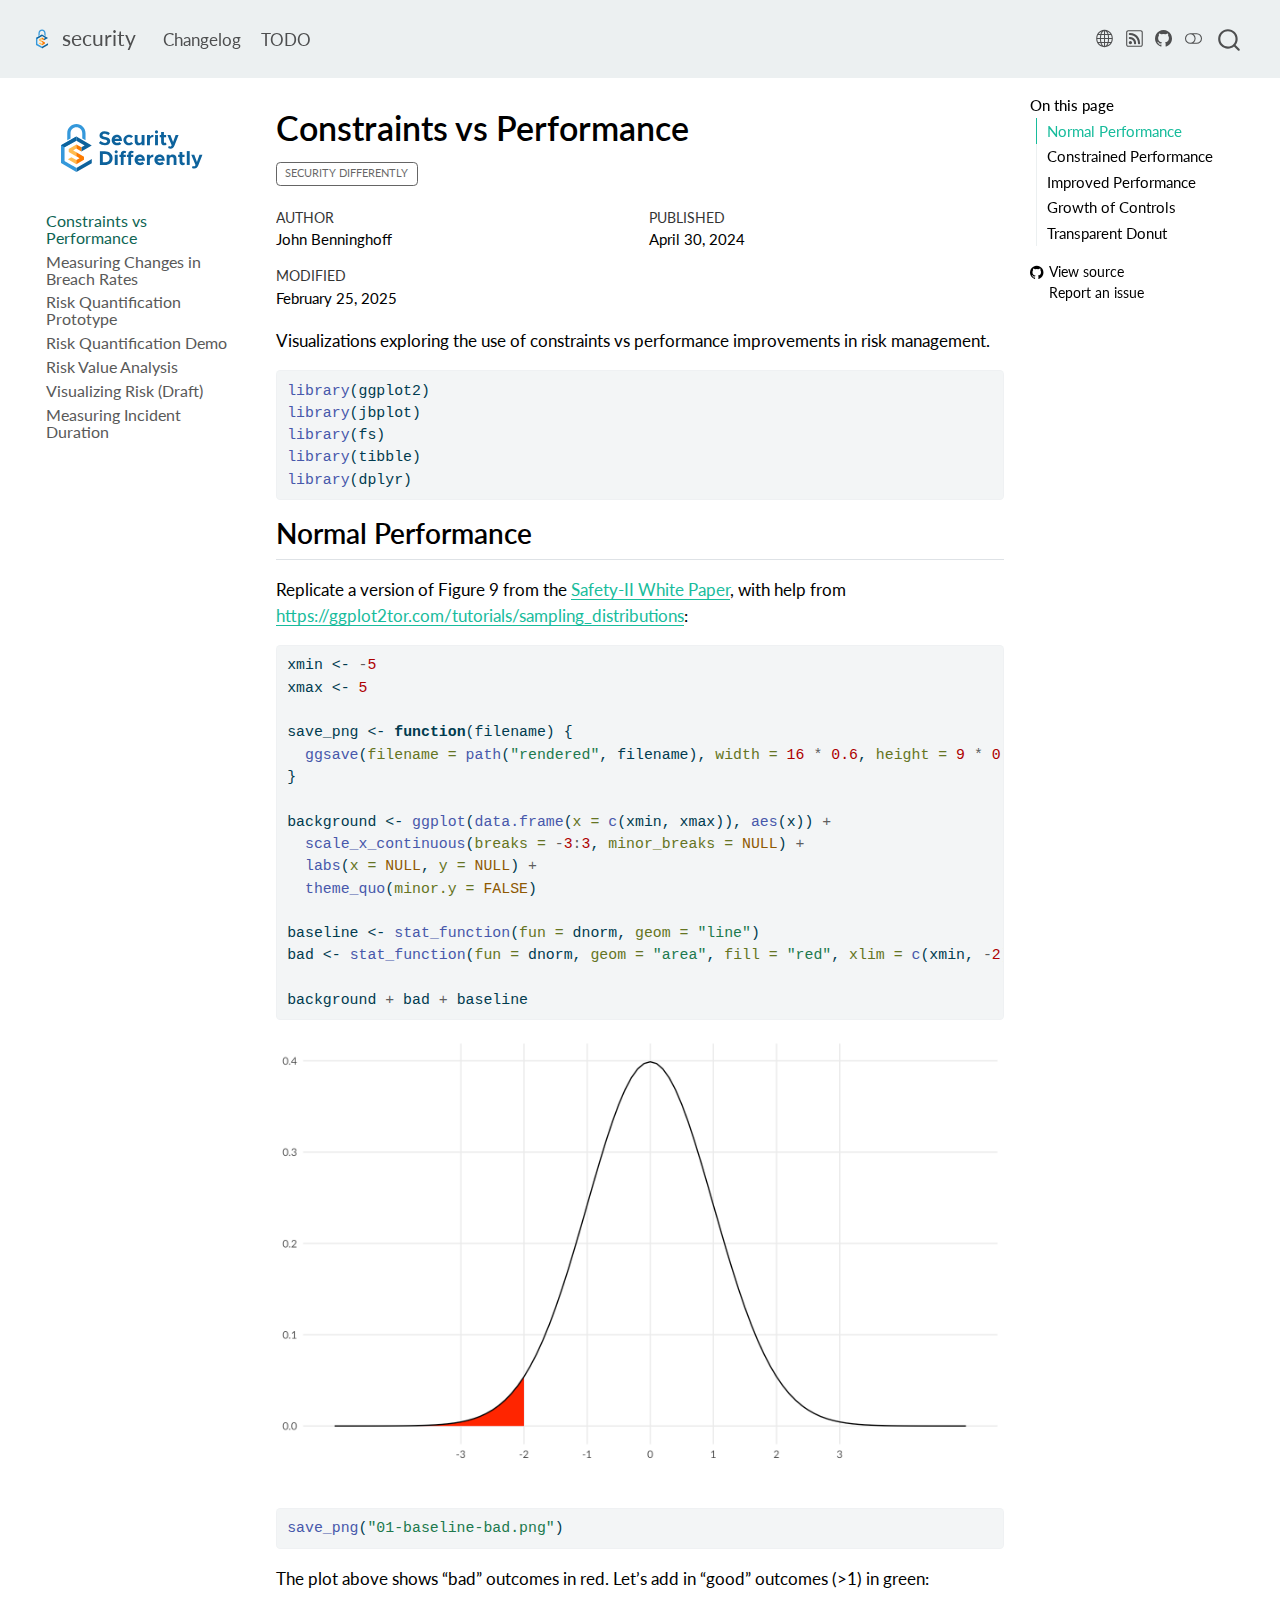
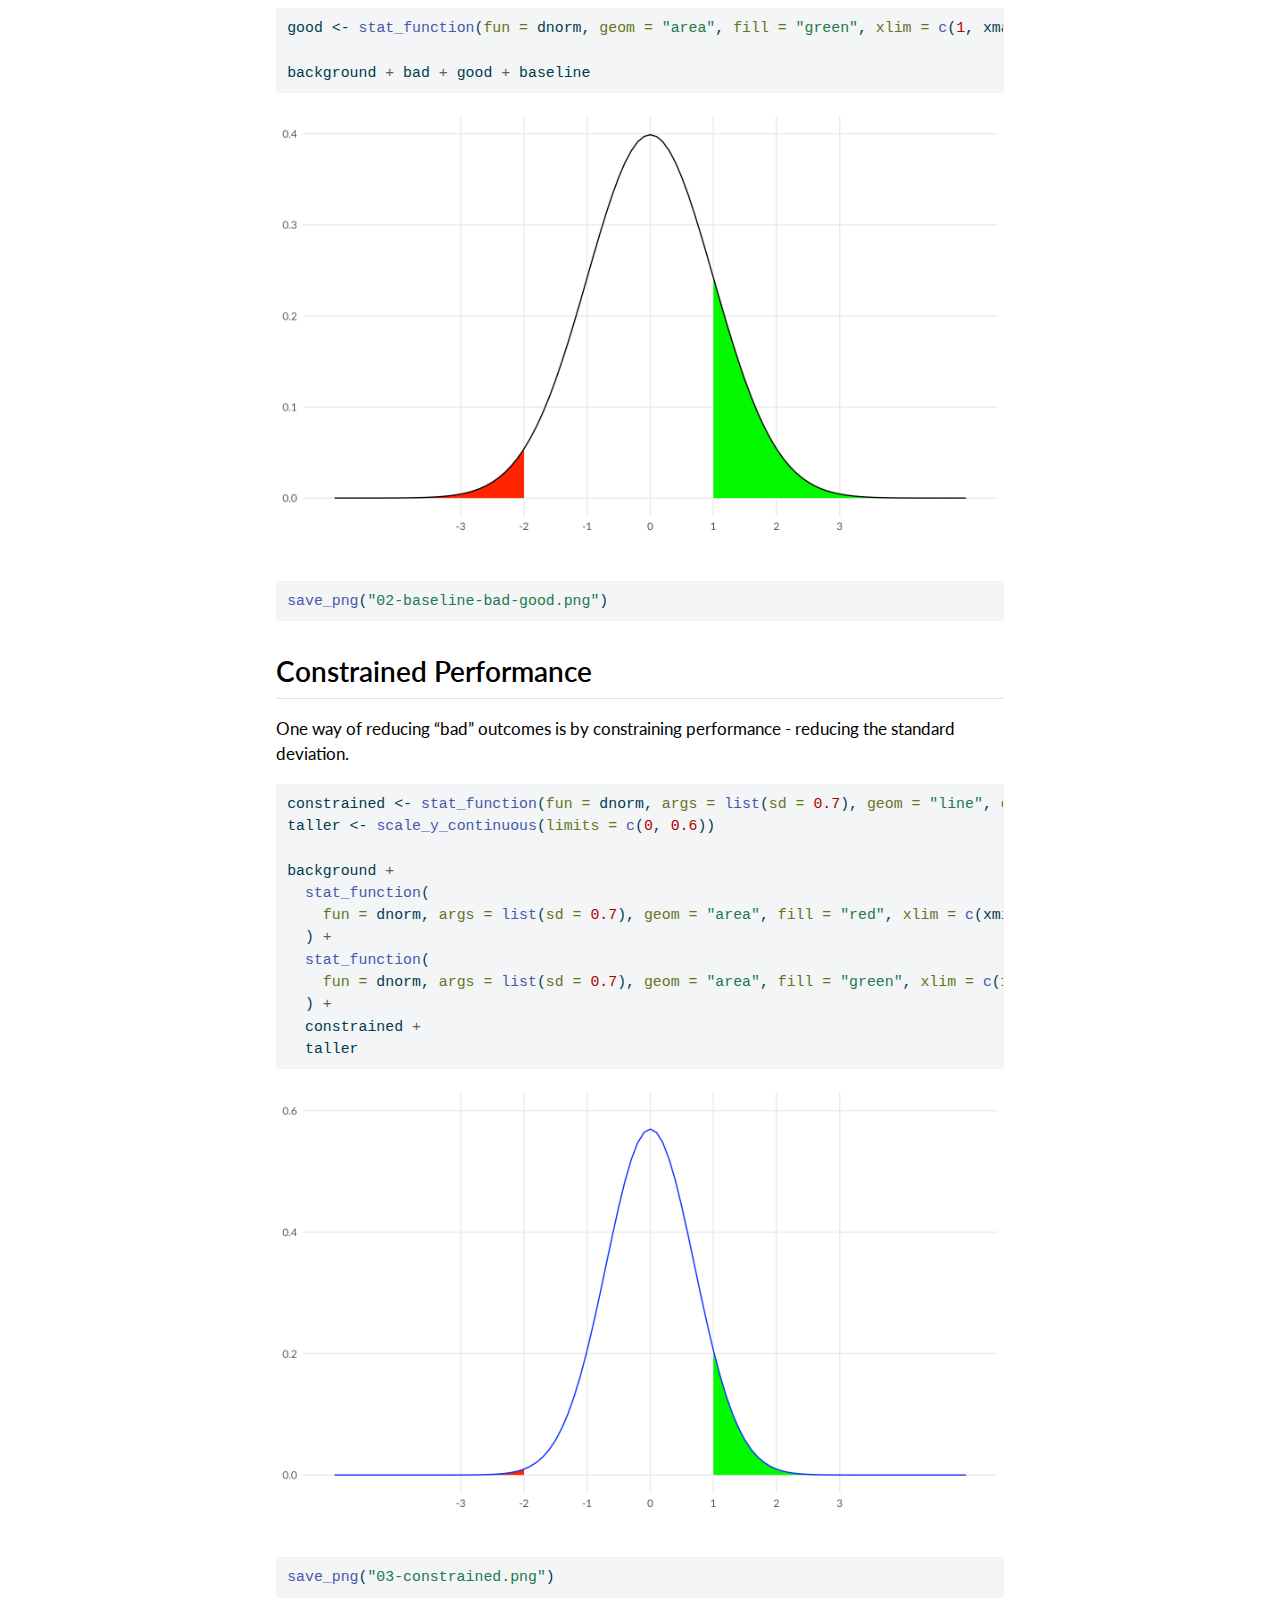
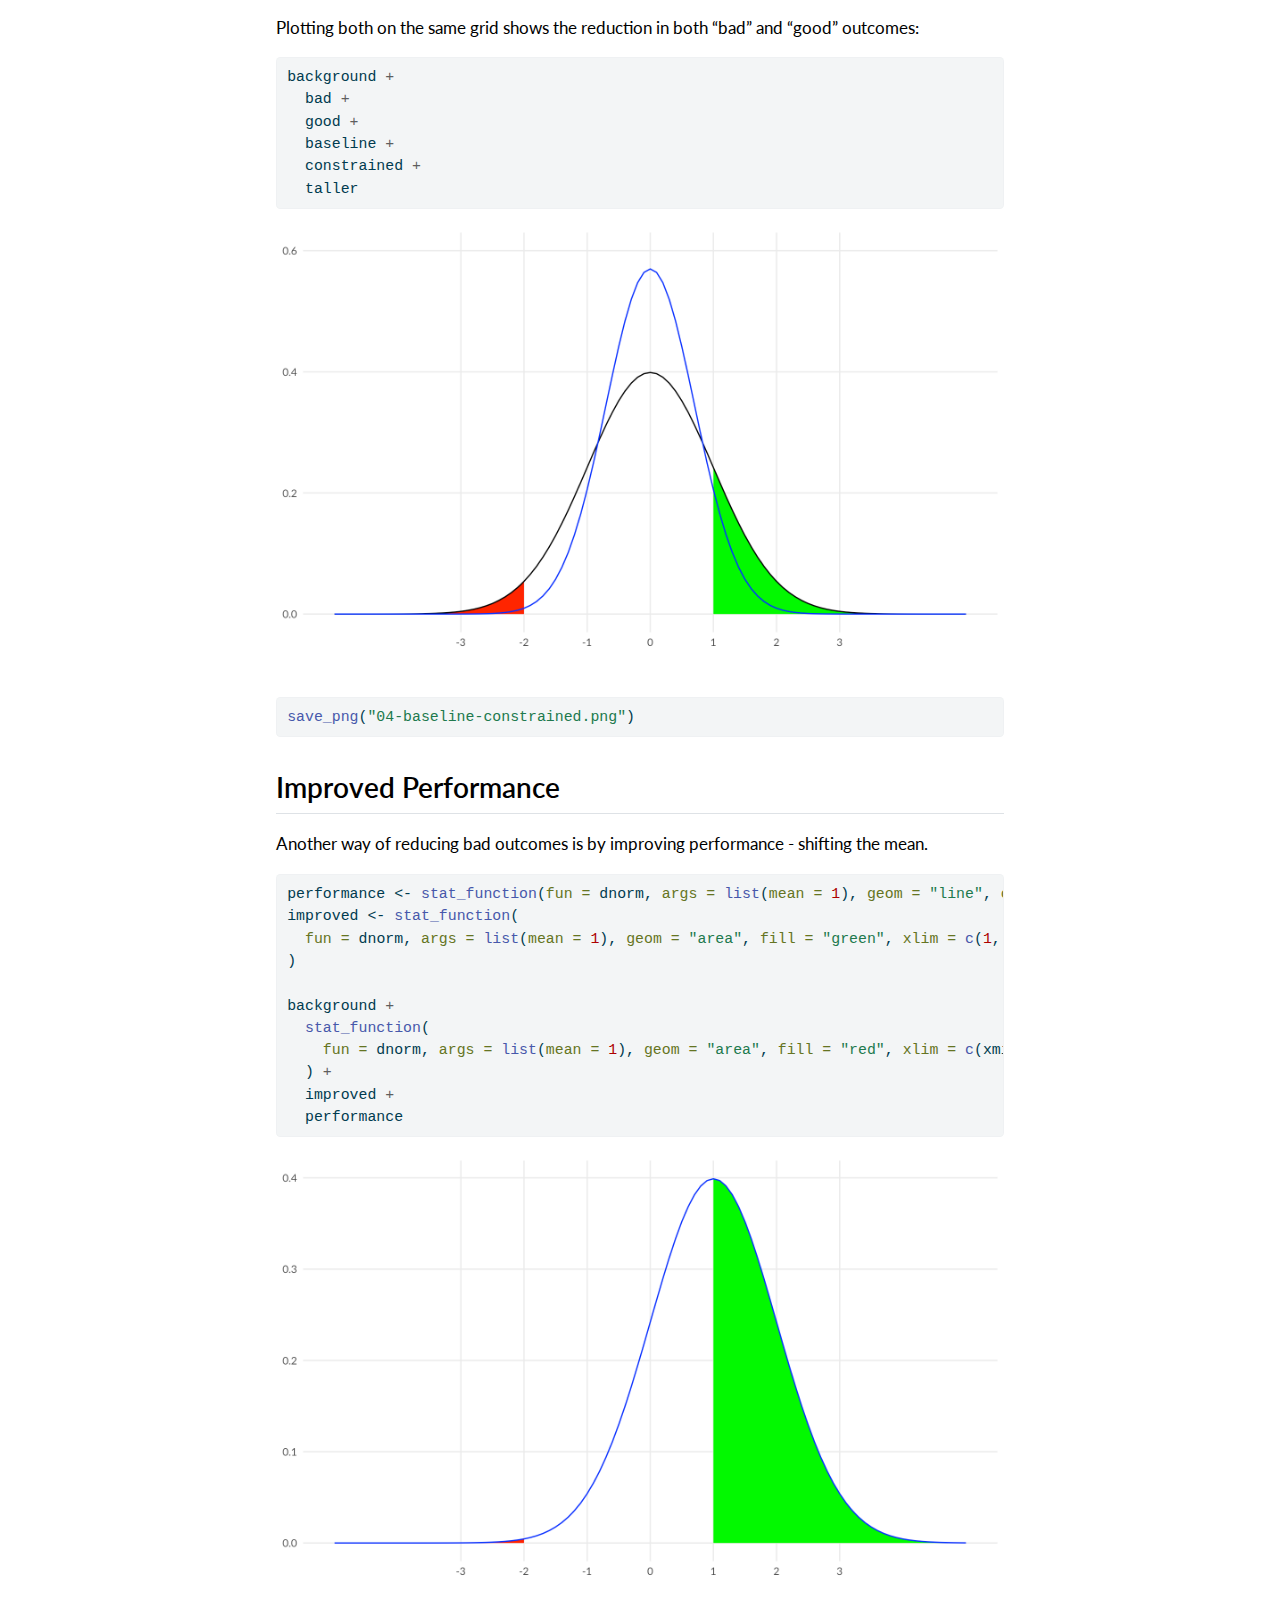
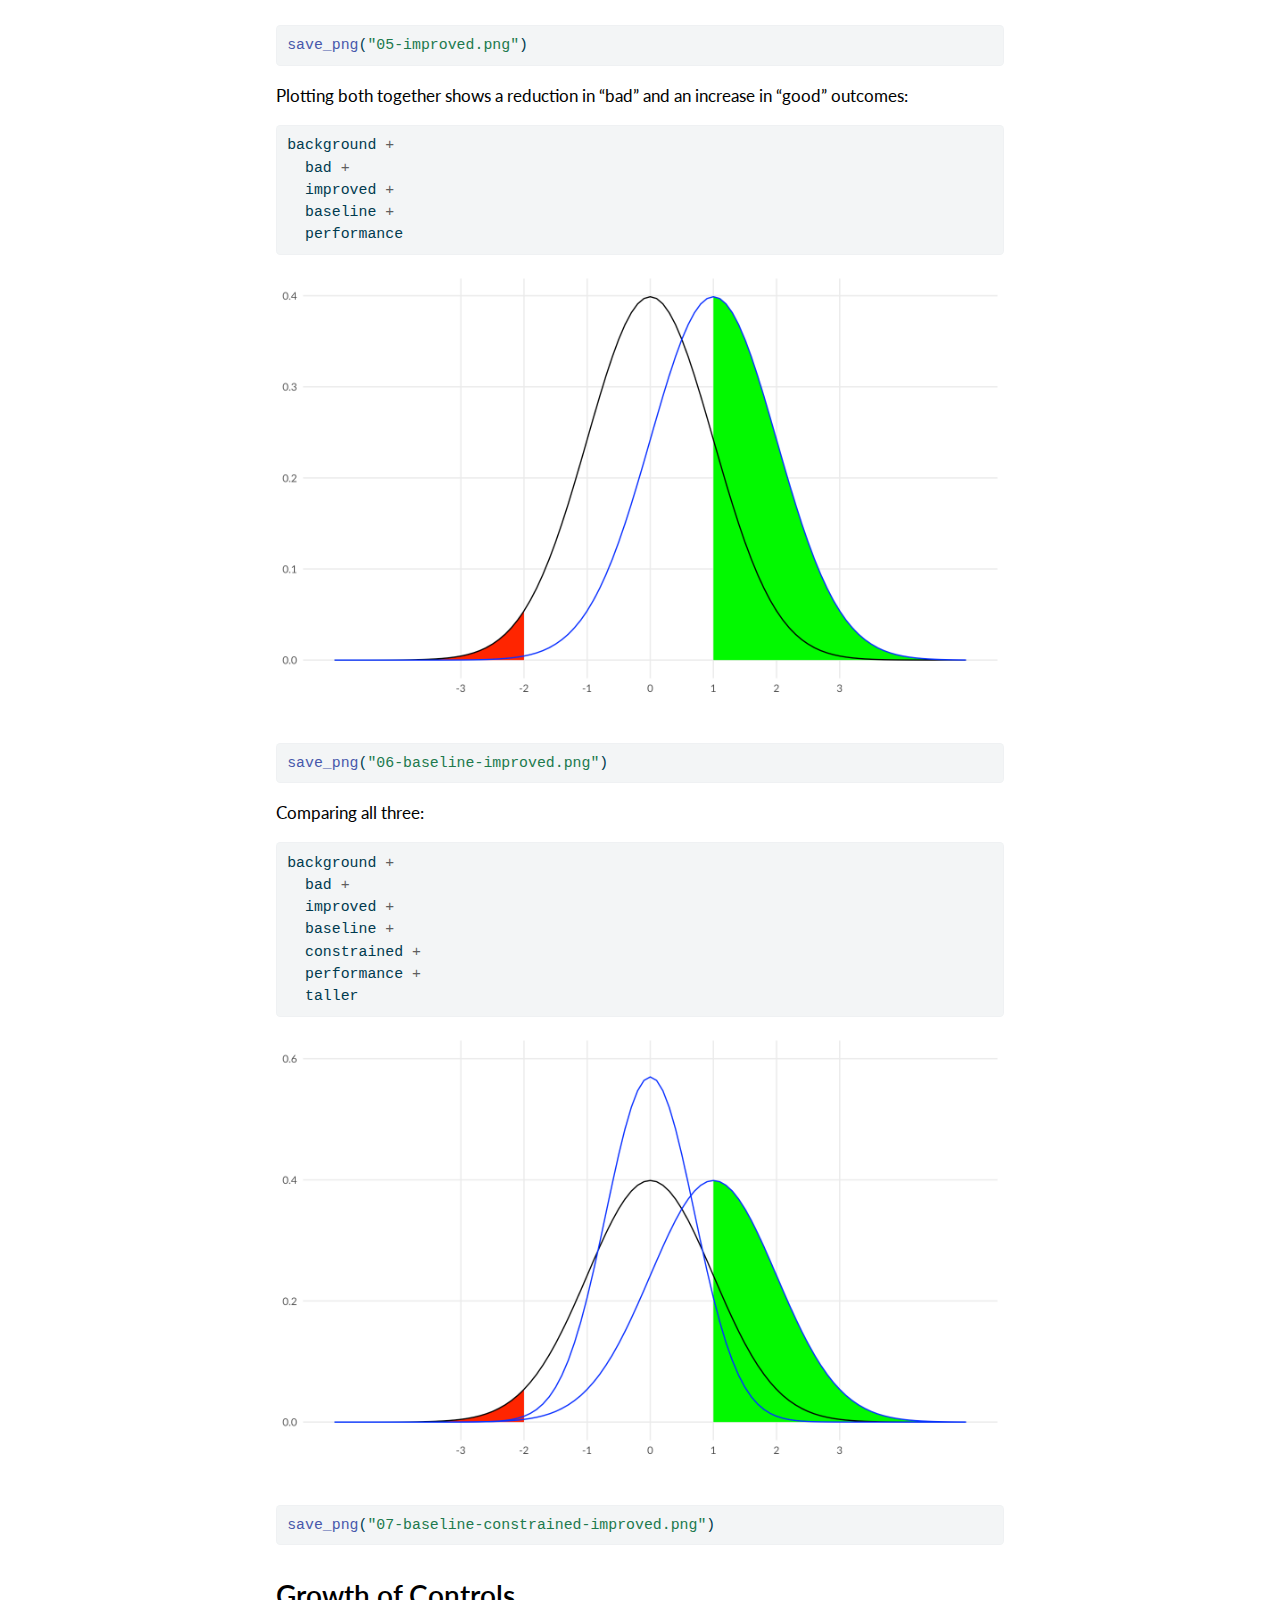
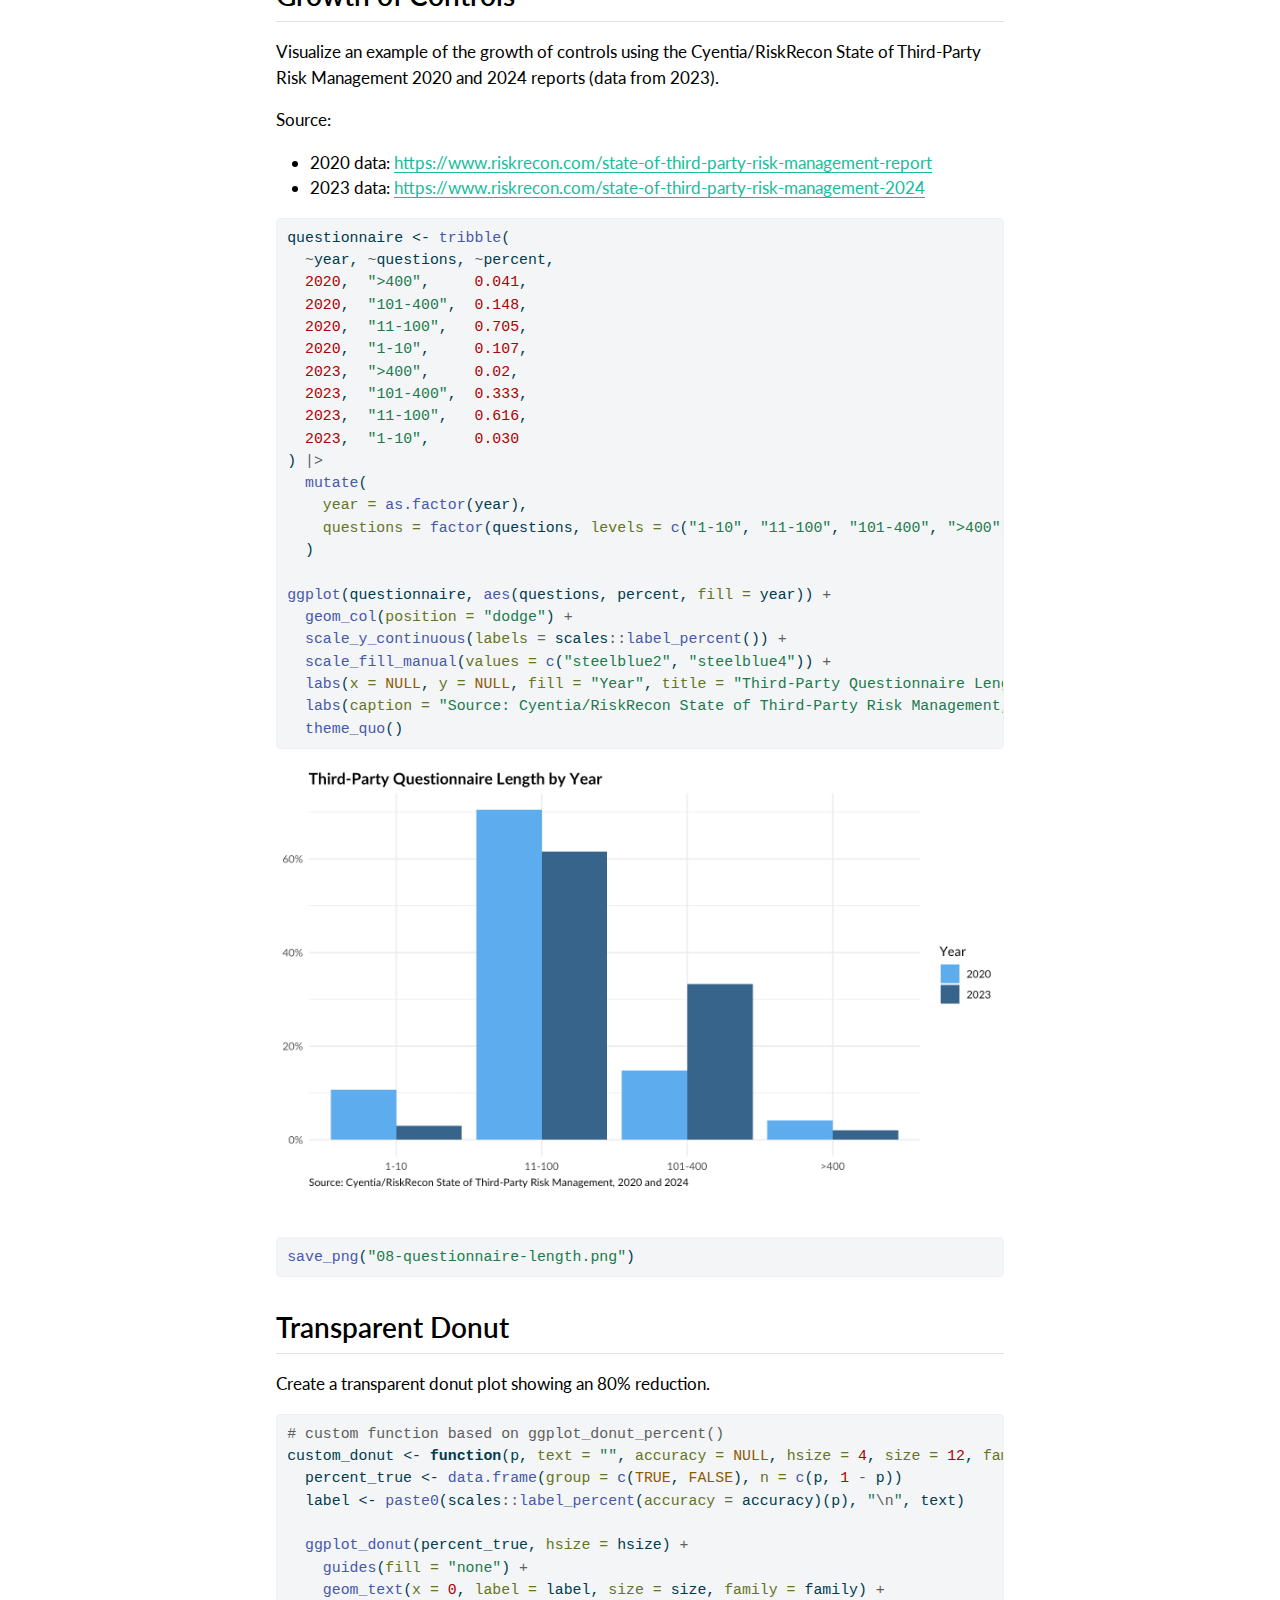
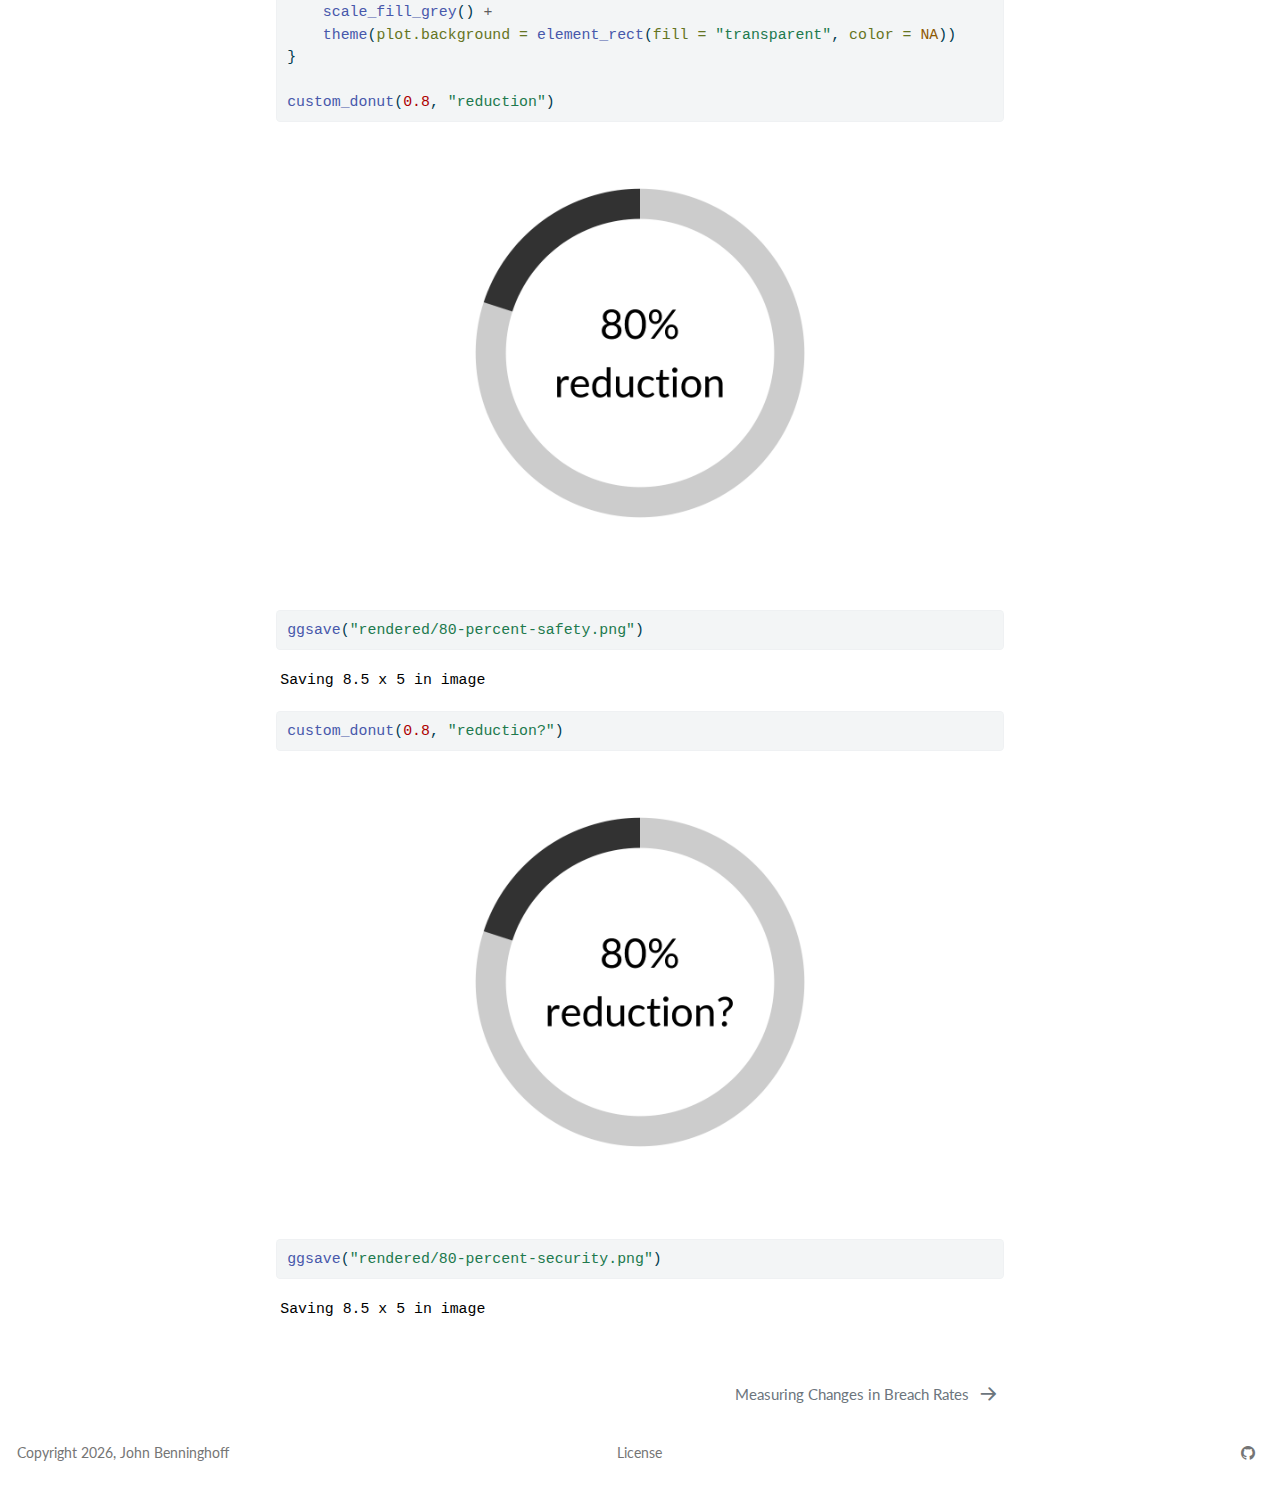
<file: docs/analysis/constraints.html>
<!DOCTYPE html>
<html xmlns="http://www.w3.org/1999/xhtml" lang="en" xml:lang="en"><head>

<meta charset="utf-8">
<meta name="generator" content="quarto-1.8.26">

<meta name="viewport" content="width=device-width, initial-scale=1.0, user-scalable=yes">

<meta name="author" content="John Benninghoff">
<meta name="dcterms.date" content="2024-04-30">

<title>Constraints vs Performance – security</title>
<style>
code{white-space: pre-wrap;}
span.smallcaps{font-variant: small-caps;}
div.columns{display: flex; gap: min(4vw, 1.5em);}
div.column{flex: auto; overflow-x: auto;}
div.hanging-indent{margin-left: 1.5em; text-indent: -1.5em;}
ul.task-list{list-style: none;}
ul.task-list li input[type="checkbox"] {
  width: 0.8em;
  margin: 0 0.8em 0.2em -1em; /* quarto-specific, see https://github.com/quarto-dev/quarto-cli/issues/4556 */ 
  vertical-align: middle;
}
/* CSS for syntax highlighting */
html { -webkit-text-size-adjust: 100%; }
pre > code.sourceCode { white-space: pre; position: relative; }
pre > code.sourceCode > span { display: inline-block; line-height: 1.25; }
pre > code.sourceCode > span:empty { height: 1.2em; }
.sourceCode { overflow: visible; }
code.sourceCode > span { color: inherit; text-decoration: inherit; }
div.sourceCode { margin: 1em 0; }
pre.sourceCode { margin: 0; }
@media screen {
div.sourceCode { overflow: auto; }
}
@media print {
pre > code.sourceCode { white-space: pre-wrap; }
pre > code.sourceCode > span { text-indent: -5em; padding-left: 5em; }
}
pre.numberSource code
  { counter-reset: source-line 0; }
pre.numberSource code > span
  { position: relative; left: -4em; counter-increment: source-line; }
pre.numberSource code > span > a:first-child::before
  { content: counter(source-line);
    position: relative; left: -1em; text-align: right; vertical-align: baseline;
    border: none; display: inline-block;
    -webkit-touch-callout: none; -webkit-user-select: none;
    -khtml-user-select: none; -moz-user-select: none;
    -ms-user-select: none; user-select: none;
    padding: 0 4px; width: 4em;
  }
pre.numberSource { margin-left: 3em;  padding-left: 4px; }
div.sourceCode
  {   }
@media screen {
pre > code.sourceCode > span > a:first-child::before { text-decoration: underline; }
}
</style>


<script src="../site_libs/quarto-nav/quarto-nav.js"></script>
<script src="../site_libs/quarto-nav/headroom.min.js"></script>
<script src="../site_libs/clipboard/clipboard.min.js"></script>
<script src="../site_libs/quarto-search/autocomplete.umd.js"></script>
<script src="../site_libs/quarto-search/fuse.min.js"></script>
<script src="../site_libs/quarto-search/quarto-search.js"></script>
<meta name="quarto:offset" content="../">
<link href="../analysis/breach-rates.html" rel="next">
<link href="../icon.svg" rel="icon" type="image/svg+xml">
<script src="../site_libs/quarto-html/quarto.js" type="module"></script>
<script src="../site_libs/quarto-html/tabsets/tabsets.js" type="module"></script>
<script src="../site_libs/quarto-html/axe/axe-check.js" type="module"></script>
<script src="../site_libs/quarto-html/popper.min.js"></script>
<script src="../site_libs/quarto-html/tippy.umd.min.js"></script>
<script src="../site_libs/quarto-html/anchor.min.js"></script>
<link href="../site_libs/quarto-html/tippy.css" rel="stylesheet">
<link href="../site_libs/quarto-html/quarto-syntax-highlighting-587c61ba64f3a5504c4d52d930310e48.css" rel="stylesheet" class="quarto-color-scheme" id="quarto-text-highlighting-styles">
<link href="../site_libs/quarto-html/quarto-syntax-highlighting-dark-b758ccaa5987ceb1b75504551e579abf.css" rel="stylesheet" class="quarto-color-scheme quarto-color-alternate" id="quarto-text-highlighting-styles">
<link href="../site_libs/quarto-html/quarto-syntax-highlighting-587c61ba64f3a5504c4d52d930310e48.css" rel="stylesheet" class="quarto-color-scheme-extra" id="quarto-text-highlighting-styles">
<script src="../site_libs/bootstrap/bootstrap.min.js"></script>
<link href="../site_libs/bootstrap/bootstrap-icons.css" rel="stylesheet">
<link href="../site_libs/bootstrap/bootstrap-f7539336ebfbdb62ea5dc127cdd1b7a9.min.css" rel="stylesheet" append-hash="true" class="quarto-color-scheme" id="quarto-bootstrap" data-mode="light">
<link href="../site_libs/bootstrap/bootstrap-dark-800c0a046c622cbd3a9b3d8b6eb91bfe.min.css" rel="stylesheet" append-hash="true" class="quarto-color-scheme quarto-color-alternate" id="quarto-bootstrap" data-mode="dark">
<link href="../site_libs/bootstrap/bootstrap-f7539336ebfbdb62ea5dc127cdd1b7a9.min.css" rel="stylesheet" append-hash="true" class="quarto-color-scheme-extra" id="quarto-bootstrap" data-mode="light">
<script id="quarto-search-options" type="application/json">{
  "location": "navbar",
  "copy-button": false,
  "collapse-after": 3,
  "panel-placement": "end",
  "type": "overlay",
  "limit": 50,
  "keyboard-shortcut": [
    "f",
    "/",
    "s"
  ],
  "show-item-context": false,
  "language": {
    "search-no-results-text": "No results",
    "search-matching-documents-text": "matching documents",
    "search-copy-link-title": "Copy link to search",
    "search-hide-matches-text": "Hide additional matches",
    "search-more-match-text": "more match in this document",
    "search-more-matches-text": "more matches in this document",
    "search-clear-button-title": "Clear",
    "search-text-placeholder": "",
    "search-detached-cancel-button-title": "Cancel",
    "search-submit-button-title": "Submit",
    "search-label": "Search"
  }
}</script>


</head>

<body class="nav-sidebar floating nav-fixed quarto-light"><script id="quarto-html-before-body" type="application/javascript">
    const toggleBodyColorMode = (bsSheetEl) => {
      const mode = bsSheetEl.getAttribute("data-mode");
      const bodyEl = window.document.querySelector("body");
      if (mode === "dark") {
        bodyEl.classList.add("quarto-dark");
        bodyEl.classList.remove("quarto-light");
      } else {
        bodyEl.classList.add("quarto-light");
        bodyEl.classList.remove("quarto-dark");
      }
    }
    const toggleBodyColorPrimary = () => {
      const bsSheetEl = window.document.querySelector("link#quarto-bootstrap:not([rel=disabled-stylesheet])");
      if (bsSheetEl) {
        toggleBodyColorMode(bsSheetEl);
      }
    }
    const setColorSchemeToggle = (alternate) => {
      const toggles = window.document.querySelectorAll('.quarto-color-scheme-toggle');
      for (let i=0; i < toggles.length; i++) {
        const toggle = toggles[i];
        if (toggle) {
          if (alternate) {
            toggle.classList.add("alternate");
          } else {
            toggle.classList.remove("alternate");
          }
        }
      }
    };
    const toggleColorMode = (alternate) => {
      // Switch the stylesheets
      const primaryStylesheets = window.document.querySelectorAll('link.quarto-color-scheme:not(.quarto-color-alternate)');
      const alternateStylesheets = window.document.querySelectorAll('link.quarto-color-scheme.quarto-color-alternate');
      manageTransitions('#quarto-margin-sidebar .nav-link', false);
      if (alternate) {
        // note: dark is layered on light, we don't disable primary!
        enableStylesheet(alternateStylesheets);
        for (const sheetNode of alternateStylesheets) {
          if (sheetNode.id === "quarto-bootstrap") {
            toggleBodyColorMode(sheetNode);
          }
        }
      } else {
        disableStylesheet(alternateStylesheets);
        enableStylesheet(primaryStylesheets)
        toggleBodyColorPrimary();
      }
      manageTransitions('#quarto-margin-sidebar .nav-link', true);
      // Switch the toggles
      setColorSchemeToggle(alternate)
      // Hack to workaround the fact that safari doesn't
      // properly recolor the scrollbar when toggling (#1455)
      if (navigator.userAgent.indexOf('Safari') > 0 && navigator.userAgent.indexOf('Chrome') == -1) {
        manageTransitions("body", false);
        window.scrollTo(0, 1);
        setTimeout(() => {
          window.scrollTo(0, 0);
          manageTransitions("body", true);
        }, 40);
      }
    }
    const disableStylesheet = (stylesheets) => {
      for (let i=0; i < stylesheets.length; i++) {
        const stylesheet = stylesheets[i];
        stylesheet.rel = 'disabled-stylesheet';
      }
    }
    const enableStylesheet = (stylesheets) => {
      for (let i=0; i < stylesheets.length; i++) {
        const stylesheet = stylesheets[i];
        if(stylesheet.rel !== 'stylesheet') { // for Chrome, which will still FOUC without this check
          stylesheet.rel = 'stylesheet';
        }
      }
    }
    const manageTransitions = (selector, allowTransitions) => {
      const els = window.document.querySelectorAll(selector);
      for (let i=0; i < els.length; i++) {
        const el = els[i];
        if (allowTransitions) {
          el.classList.remove('notransition');
        } else {
          el.classList.add('notransition');
        }
      }
    }
    const isFileUrl = () => {
      return window.location.protocol === 'file:';
    }
    const hasAlternateSentinel = () => {
      let styleSentinel = getColorSchemeSentinel();
      if (styleSentinel !== null) {
        return styleSentinel === "alternate";
      } else {
        return false;
      }
    }
    const setStyleSentinel = (alternate) => {
      const value = alternate ? "alternate" : "default";
      if (!isFileUrl()) {
        window.localStorage.setItem("quarto-color-scheme", value);
      } else {
        localAlternateSentinel = value;
      }
    }
    const getColorSchemeSentinel = () => {
      if (!isFileUrl()) {
        const storageValue = window.localStorage.getItem("quarto-color-scheme");
        return storageValue != null ? storageValue : localAlternateSentinel;
      } else {
        return localAlternateSentinel;
      }
    }
    const toggleGiscusIfUsed = (isAlternate, darkModeDefault) => {
      const baseTheme = document.querySelector('#giscus-base-theme')?.value ?? 'light';
      const alternateTheme = document.querySelector('#giscus-alt-theme')?.value ?? 'dark';
      let newTheme = '';
      if(authorPrefersDark) {
        newTheme = isAlternate ? baseTheme : alternateTheme;
      } else {
        newTheme = isAlternate ? alternateTheme : baseTheme;
      }
      const changeGiscusTheme = () => {
        // From: https://github.com/giscus/giscus/issues/336
        const sendMessage = (message) => {
          const iframe = document.querySelector('iframe.giscus-frame');
          if (!iframe) return;
          iframe.contentWindow.postMessage({ giscus: message }, 'https://giscus.app');
        }
        sendMessage({
          setConfig: {
            theme: newTheme
          }
        });
      }
      const isGiscussLoaded = window.document.querySelector('iframe.giscus-frame') !== null;
      if (isGiscussLoaded) {
        changeGiscusTheme();
      }
    };
    const authorPrefersDark = false;
    const darkModeDefault = authorPrefersDark;
      document.querySelector('link#quarto-text-highlighting-styles.quarto-color-scheme-extra').rel = 'disabled-stylesheet';
      document.querySelector('link#quarto-bootstrap.quarto-color-scheme-extra').rel = 'disabled-stylesheet';
    let localAlternateSentinel = darkModeDefault ? 'alternate' : 'default';
    // Dark / light mode switch
    window.quartoToggleColorScheme = () => {
      // Read the current dark / light value
      let toAlternate = !hasAlternateSentinel();
      toggleColorMode(toAlternate);
      setStyleSentinel(toAlternate);
      toggleGiscusIfUsed(toAlternate, darkModeDefault);
      window.dispatchEvent(new Event('resize'));
    };
    // Switch to dark mode if need be
    if (hasAlternateSentinel()) {
      toggleColorMode(true);
    } else {
      toggleColorMode(false);
    }
  </script>

<div id="quarto-search-results"></div>
  <header id="quarto-header" class="headroom fixed-top">
    <nav class="navbar navbar-expand-lg " data-bs-theme="dark">
      <div class="navbar-container container-fluid">
      <div class="navbar-brand-container mx-auto">
    <a href="../index.html" class="navbar-brand navbar-brand-logo">
    <img src="../icon.svg" alt="Security Differently Icon" class="navbar-logo light-content">
    <img src="../icon.svg" alt="Security Differently Icon" class="navbar-logo dark-content">
    </a>
    <a class="navbar-brand" href="../index.html">
    <span class="navbar-title">security</span>
    </a>
  </div>
            <div id="quarto-search" class="" title="Search"></div>
          <button class="navbar-toggler" type="button" data-bs-toggle="collapse" data-bs-target="#navbarCollapse" aria-controls="navbarCollapse" role="menu" aria-expanded="false" aria-label="Toggle navigation" onclick="if (window.quartoToggleHeadroom) { window.quartoToggleHeadroom(); }">
  <span class="navbar-toggler-icon"></span>
</button>
          <div class="collapse navbar-collapse" id="navbarCollapse">
            <ul class="navbar-nav navbar-nav-scroll me-auto">
  <li class="nav-item">
    <a class="nav-link" href="../changelog.html"> 
<span class="menu-text">Changelog</span></a>
  </li>  
  <li class="nav-item">
    <a class="nav-link" href="../TODO.html"> 
<span class="menu-text">TODO</span></a>
  </li>  
</ul>
          </div> <!-- /navcollapse -->
            <div class="quarto-navbar-tools tools-wide">
    <a href="https://www.security-differently.com" title="" class="quarto-navigation-tool px-1" aria-label="website"><i class="bi bi-globe"></i></a>
    <a href="../index.xml" title="" class="quarto-navigation-tool px-1" aria-label="rss"><i class="bi bi-rss"></i></a>
    <a href="https://github.com/jabenninghoff/security" title="" class="quarto-navigation-tool px-1" aria-label="github"><i class="bi bi-github"></i></a>
  <a href="" class="quarto-color-scheme-toggle quarto-navigation-tool  px-1" onclick="window.quartoToggleColorScheme(); return false;" title="Toggle dark mode"><i class="bi"></i></a>
</div>
      </div> <!-- /container-fluid -->
    </nav>
  <nav class="quarto-secondary-nav">
    <div class="container-fluid d-flex">
      <button type="button" class="quarto-btn-toggle btn" data-bs-toggle="collapse" role="button" data-bs-target=".quarto-sidebar-collapse-item" aria-controls="quarto-sidebar" aria-expanded="false" aria-label="Toggle sidebar navigation" onclick="if (window.quartoToggleHeadroom) { window.quartoToggleHeadroom(); }">
        <i class="bi bi-layout-text-sidebar-reverse"></i>
      </button>
        <nav class="quarto-page-breadcrumbs" aria-label="breadcrumb"><ol class="breadcrumb"><li class="breadcrumb-item"><a href="../analysis/constraints.html">Constraints vs Performance</a></li></ol></nav>
        <a class="flex-grow-1" role="navigation" data-bs-toggle="collapse" data-bs-target=".quarto-sidebar-collapse-item" aria-controls="quarto-sidebar" aria-expanded="false" aria-label="Toggle sidebar navigation" onclick="if (window.quartoToggleHeadroom) { window.quartoToggleHeadroom(); }">      
        </a>
    </div>
  </nav>
</header>
<!-- content -->
<div id="quarto-content" class="quarto-container page-columns page-rows-contents page-layout-article page-navbar">
<!-- sidebar -->
  <nav id="quarto-sidebar" class="sidebar collapse collapse-horizontal quarto-sidebar-collapse-item sidebar-navigation floating overflow-auto">
    <div class="pt-lg-2 mt-2 text-left sidebar-header">
      <a href="../index.html" class="sidebar-logo-link">
      <img src="../logo.svg" alt="Security Differently Logo" class="sidebar-logo light-content py-0 d-lg-inline d-none">
      <img src="../logo.svg" alt="Security Differently Logo" class="sidebar-logo dark-content py-0 d-lg-inline d-none">
      </a>
      </div>
    <div class="sidebar-menu-container"> 
    <ul class="list-unstyled mt-1">
        <li class="sidebar-item">
  <div class="sidebar-item-container"> 
  <a href="../analysis/constraints.html" class="sidebar-item-text sidebar-link active">
 <span class="menu-text">Constraints vs Performance</span></a>
  </div>
</li>
        <li class="sidebar-item">
  <div class="sidebar-item-container"> 
  <a href="../analysis/breach-rates.html" class="sidebar-item-text sidebar-link">
 <span class="menu-text">Measuring Changes in Breach Rates</span></a>
  </div>
</li>
        <li class="sidebar-item">
  <div class="sidebar-item-container"> 
  <a href="../analysis/rq-prototype.html" class="sidebar-item-text sidebar-link">
 <span class="menu-text">Risk Quantification Prototype</span></a>
  </div>
</li>
        <li class="sidebar-item">
  <div class="sidebar-item-container"> 
  <a href="../analysis/rq-demo.html" class="sidebar-item-text sidebar-link">
 <span class="menu-text">Risk Quantification Demo</span></a>
  </div>
</li>
        <li class="sidebar-item">
  <div class="sidebar-item-container"> 
  <a href="../analysis/risk-value.html" class="sidebar-item-text sidebar-link">
 <span class="menu-text">Risk Value Analysis</span></a>
  </div>
</li>
        <li class="sidebar-item">
  <div class="sidebar-item-container"> 
  <a href="../analysis/visualizing-risk.html" class="sidebar-item-text sidebar-link">
 <span class="menu-text">Visualizing Risk (Draft)</span></a>
  </div>
</li>
        <li class="sidebar-item">
  <div class="sidebar-item-container"> 
  <a href="../analysis/measuring-incidents.html" class="sidebar-item-text sidebar-link">
 <span class="menu-text">Measuring Incident Duration</span></a>
  </div>
</li>
    </ul>
    </div>
</nav>
<div id="quarto-sidebar-glass" class="quarto-sidebar-collapse-item" data-bs-toggle="collapse" data-bs-target=".quarto-sidebar-collapse-item"></div>
<!-- margin-sidebar -->
    <div id="quarto-margin-sidebar" class="sidebar margin-sidebar">
        <nav id="TOC" role="doc-toc" class="toc-active">
    <h2 id="toc-title">On this page</h2>
   
  <ul>
  <li><a href="#normal-performance" id="toc-normal-performance" class="nav-link active" data-scroll-target="#normal-performance">Normal Performance</a></li>
  <li><a href="#constrained-performance" id="toc-constrained-performance" class="nav-link" data-scroll-target="#constrained-performance">Constrained Performance</a></li>
  <li><a href="#improved-performance" id="toc-improved-performance" class="nav-link" data-scroll-target="#improved-performance">Improved Performance</a></li>
  <li><a href="#growth-of-controls" id="toc-growth-of-controls" class="nav-link" data-scroll-target="#growth-of-controls">Growth of Controls</a></li>
  <li><a href="#transparent-donut" id="toc-transparent-donut" class="nav-link" data-scroll-target="#transparent-donut">Transparent Donut</a></li>
  </ul>
<div class="toc-actions"><ul><li><a href="https://github.com/jabenninghoff/security/blob/main/analysis/constraints.Rmd" class="toc-action"><i class="bi bi-github"></i>View source</a></li><li><a href="https://github.com/jabenninghoff/security/issues/new" class="toc-action"><i class="bi empty"></i>Report an issue</a></li></ul></div></nav>
    </div>
<!-- main -->
<main class="content" id="quarto-document-content">


<header id="title-block-header" class="quarto-title-block default">
<div class="quarto-title">
<h1 class="title">Constraints vs Performance</h1>
  <div class="quarto-categories">
    <div class="quarto-category">security differently</div>
  </div>
  </div>



<div class="quarto-title-meta">

    <div>
    <div class="quarto-title-meta-heading">Author</div>
    <div class="quarto-title-meta-contents">
             <p>John Benninghoff </p>
          </div>
  </div>
    
    <div>
    <div class="quarto-title-meta-heading">Published</div>
    <div class="quarto-title-meta-contents">
      <p class="date">April 30, 2024</p>
    </div>
  </div>
  
    <div>
    <div class="quarto-title-meta-heading">Modified</div>
    <div class="quarto-title-meta-contents">
      <p class="date-modified">February 25, 2025</p>
    </div>
  </div>
    
  </div>
  


</header>


<p>Visualizations exploring the use of constraints vs performance improvements in risk management.</p>
<div class="cell">
<div class="code-copy-outer-scaffold"><div class="sourceCode cell-code" id="cb1"><pre class="sourceCode r code-with-copy"><code class="sourceCode r"><span id="cb1-1"><a href="#cb1-1" aria-hidden="true" tabindex="-1"></a><span class="fu">library</span>(ggplot2)</span>
<span id="cb1-2"><a href="#cb1-2" aria-hidden="true" tabindex="-1"></a><span class="fu">library</span>(jbplot)</span>
<span id="cb1-3"><a href="#cb1-3" aria-hidden="true" tabindex="-1"></a><span class="fu">library</span>(fs)</span>
<span id="cb1-4"><a href="#cb1-4" aria-hidden="true" tabindex="-1"></a><span class="fu">library</span>(tibble)</span>
<span id="cb1-5"><a href="#cb1-5" aria-hidden="true" tabindex="-1"></a><span class="fu">library</span>(dplyr)</span></code></pre></div><button title="Copy to Clipboard" class="code-copy-button"><i class="bi"></i></button></div>
</div>
<section id="normal-performance" class="level2">
<h2 class="anchored" data-anchor-id="normal-performance">Normal Performance</h2>
<p>Replicate a version of Figure 9 from the <a href="https://www.england.nhs.uk/signuptosafety/wp-content/uploads/sites/16/2015/10/safety-1-safety-2-whte-papr.pdf">Safety-II White Paper</a>, with help from <a href="https://ggplot2tor.com/tutorials/sampling_distributions" class="uri">https://ggplot2tor.com/tutorials/sampling_distributions</a>:</p>
<div class="cell">
<div class="code-copy-outer-scaffold"><div class="sourceCode cell-code" id="cb2"><pre class="sourceCode r code-with-copy"><code class="sourceCode r"><span id="cb2-1"><a href="#cb2-1" aria-hidden="true" tabindex="-1"></a>xmin <span class="ot">&lt;-</span> <span class="sc">-</span><span class="dv">5</span></span>
<span id="cb2-2"><a href="#cb2-2" aria-hidden="true" tabindex="-1"></a>xmax <span class="ot">&lt;-</span> <span class="dv">5</span></span>
<span id="cb2-3"><a href="#cb2-3" aria-hidden="true" tabindex="-1"></a></span>
<span id="cb2-4"><a href="#cb2-4" aria-hidden="true" tabindex="-1"></a>save_png <span class="ot">&lt;-</span> <span class="cf">function</span>(filename) {</span>
<span id="cb2-5"><a href="#cb2-5" aria-hidden="true" tabindex="-1"></a>  <span class="fu">ggsave</span>(<span class="at">filename =</span> <span class="fu">path</span>(<span class="st">"rendered"</span>, filename), <span class="at">width =</span> <span class="dv">16</span> <span class="sc">*</span> <span class="fl">0.6</span>, <span class="at">height =</span> <span class="dv">9</span> <span class="sc">*</span> <span class="fl">0.6</span>, <span class="at">bg =</span> <span class="st">"white"</span>)</span>
<span id="cb2-6"><a href="#cb2-6" aria-hidden="true" tabindex="-1"></a>}</span>
<span id="cb2-7"><a href="#cb2-7" aria-hidden="true" tabindex="-1"></a></span>
<span id="cb2-8"><a href="#cb2-8" aria-hidden="true" tabindex="-1"></a>background <span class="ot">&lt;-</span> <span class="fu">ggplot</span>(<span class="fu">data.frame</span>(<span class="at">x =</span> <span class="fu">c</span>(xmin, xmax)), <span class="fu">aes</span>(x)) <span class="sc">+</span></span>
<span id="cb2-9"><a href="#cb2-9" aria-hidden="true" tabindex="-1"></a>  <span class="fu">scale_x_continuous</span>(<span class="at">breaks =</span> <span class="sc">-</span><span class="dv">3</span><span class="sc">:</span><span class="dv">3</span>, <span class="at">minor_breaks =</span> <span class="cn">NULL</span>) <span class="sc">+</span></span>
<span id="cb2-10"><a href="#cb2-10" aria-hidden="true" tabindex="-1"></a>  <span class="fu">labs</span>(<span class="at">x =</span> <span class="cn">NULL</span>, <span class="at">y =</span> <span class="cn">NULL</span>) <span class="sc">+</span></span>
<span id="cb2-11"><a href="#cb2-11" aria-hidden="true" tabindex="-1"></a>  <span class="fu">theme_quo</span>(<span class="at">minor.y =</span> <span class="cn">FALSE</span>)</span>
<span id="cb2-12"><a href="#cb2-12" aria-hidden="true" tabindex="-1"></a></span>
<span id="cb2-13"><a href="#cb2-13" aria-hidden="true" tabindex="-1"></a>baseline <span class="ot">&lt;-</span> <span class="fu">stat_function</span>(<span class="at">fun =</span> dnorm, <span class="at">geom =</span> <span class="st">"line"</span>)</span>
<span id="cb2-14"><a href="#cb2-14" aria-hidden="true" tabindex="-1"></a>bad <span class="ot">&lt;-</span> <span class="fu">stat_function</span>(<span class="at">fun =</span> dnorm, <span class="at">geom =</span> <span class="st">"area"</span>, <span class="at">fill =</span> <span class="st">"red"</span>, <span class="at">xlim =</span> <span class="fu">c</span>(xmin, <span class="sc">-</span><span class="dv">2</span>))</span>
<span id="cb2-15"><a href="#cb2-15" aria-hidden="true" tabindex="-1"></a></span>
<span id="cb2-16"><a href="#cb2-16" aria-hidden="true" tabindex="-1"></a>background <span class="sc">+</span> bad <span class="sc">+</span> baseline</span></code></pre></div><button title="Copy to Clipboard" class="code-copy-button"><i class="bi"></i></button></div>
<div class="cell-output-display">
<div>
<figure class="figure">
<p><img src="constraints_files/figure-html/background-1.png" class="img-fluid figure-img" alt="A normal curve of height 0.4 and mean of 0 with the area under the curve between -2 and -3 colored red." width="816"></p>
</figure>
</div>
</div>
<div class="code-copy-outer-scaffold"><div class="sourceCode cell-code" id="cb3"><pre class="sourceCode r code-with-copy"><code class="sourceCode r"><span id="cb3-1"><a href="#cb3-1" aria-hidden="true" tabindex="-1"></a><span class="fu">save_png</span>(<span class="st">"01-baseline-bad.png"</span>)</span></code></pre></div><button title="Copy to Clipboard" class="code-copy-button"><i class="bi"></i></button></div>
</div>
<p>The plot above shows “bad” outcomes in red. Let’s add in “good” outcomes (&gt;1) in green:</p>
<div class="cell">
<div class="code-copy-outer-scaffold"><div class="sourceCode cell-code" id="cb4"><pre class="sourceCode r code-with-copy"><code class="sourceCode r"><span id="cb4-1"><a href="#cb4-1" aria-hidden="true" tabindex="-1"></a>good <span class="ot">&lt;-</span> <span class="fu">stat_function</span>(<span class="at">fun =</span> dnorm, <span class="at">geom =</span> <span class="st">"area"</span>, <span class="at">fill =</span> <span class="st">"green"</span>, <span class="at">xlim =</span> <span class="fu">c</span>(<span class="dv">1</span>, xmax))</span>
<span id="cb4-2"><a href="#cb4-2" aria-hidden="true" tabindex="-1"></a></span>
<span id="cb4-3"><a href="#cb4-3" aria-hidden="true" tabindex="-1"></a>background <span class="sc">+</span> bad <span class="sc">+</span> good <span class="sc">+</span> baseline</span></code></pre></div><button title="Copy to Clipboard" class="code-copy-button"><i class="bi"></i></button></div>
<div class="cell-output-display">
<div>
<figure class="figure">
<p><img src="constraints_files/figure-html/good-1.png" class="img-fluid figure-img" alt="A normal curve of height 0.4 and mean of 0 with the area under the curve between -2 and -3 colored red and the area under the curve between 1 and 3 colored green." width="816"></p>
</figure>
</div>
</div>
<div class="code-copy-outer-scaffold"><div class="sourceCode cell-code" id="cb5"><pre class="sourceCode r code-with-copy"><code class="sourceCode r"><span id="cb5-1"><a href="#cb5-1" aria-hidden="true" tabindex="-1"></a><span class="fu">save_png</span>(<span class="st">"02-baseline-bad-good.png"</span>)</span></code></pre></div><button title="Copy to Clipboard" class="code-copy-button"><i class="bi"></i></button></div>
</div>
</section>
<section id="constrained-performance" class="level2">
<h2 class="anchored" data-anchor-id="constrained-performance">Constrained Performance</h2>
<p>One way of reducing “bad” outcomes is by constraining performance - reducing the standard deviation.</p>
<div class="cell">
<div class="code-copy-outer-scaffold"><div class="sourceCode cell-code" id="cb6"><pre class="sourceCode r code-with-copy"><code class="sourceCode r"><span id="cb6-1"><a href="#cb6-1" aria-hidden="true" tabindex="-1"></a>constrained <span class="ot">&lt;-</span> <span class="fu">stat_function</span>(<span class="at">fun =</span> dnorm, <span class="at">args =</span> <span class="fu">list</span>(<span class="at">sd =</span> <span class="fl">0.7</span>), <span class="at">geom =</span> <span class="st">"line"</span>, <span class="at">color =</span> <span class="st">"blue"</span>)</span>
<span id="cb6-2"><a href="#cb6-2" aria-hidden="true" tabindex="-1"></a>taller <span class="ot">&lt;-</span> <span class="fu">scale_y_continuous</span>(<span class="at">limits =</span> <span class="fu">c</span>(<span class="dv">0</span>, <span class="fl">0.6</span>))</span>
<span id="cb6-3"><a href="#cb6-3" aria-hidden="true" tabindex="-1"></a></span>
<span id="cb6-4"><a href="#cb6-4" aria-hidden="true" tabindex="-1"></a>background <span class="sc">+</span></span>
<span id="cb6-5"><a href="#cb6-5" aria-hidden="true" tabindex="-1"></a>  <span class="fu">stat_function</span>(</span>
<span id="cb6-6"><a href="#cb6-6" aria-hidden="true" tabindex="-1"></a>    <span class="at">fun =</span> dnorm, <span class="at">args =</span> <span class="fu">list</span>(<span class="at">sd =</span> <span class="fl">0.7</span>), <span class="at">geom =</span> <span class="st">"area"</span>, <span class="at">fill =</span> <span class="st">"red"</span>, <span class="at">xlim =</span> <span class="fu">c</span>(xmin, <span class="sc">-</span><span class="dv">2</span>)</span>
<span id="cb6-7"><a href="#cb6-7" aria-hidden="true" tabindex="-1"></a>  ) <span class="sc">+</span></span>
<span id="cb6-8"><a href="#cb6-8" aria-hidden="true" tabindex="-1"></a>  <span class="fu">stat_function</span>(</span>
<span id="cb6-9"><a href="#cb6-9" aria-hidden="true" tabindex="-1"></a>    <span class="at">fun =</span> dnorm, <span class="at">args =</span> <span class="fu">list</span>(<span class="at">sd =</span> <span class="fl">0.7</span>), <span class="at">geom =</span> <span class="st">"area"</span>, <span class="at">fill =</span> <span class="st">"green"</span>, <span class="at">xlim =</span> <span class="fu">c</span>(<span class="dv">1</span>, xmax)</span>
<span id="cb6-10"><a href="#cb6-10" aria-hidden="true" tabindex="-1"></a>  ) <span class="sc">+</span></span>
<span id="cb6-11"><a href="#cb6-11" aria-hidden="true" tabindex="-1"></a>  constrained <span class="sc">+</span></span>
<span id="cb6-12"><a href="#cb6-12" aria-hidden="true" tabindex="-1"></a>  taller</span></code></pre></div><button title="Copy to Clipboard" class="code-copy-button"><i class="bi"></i></button></div>
<div class="cell-output-display">
<div>
<figure class="figure">
<p><img src="constraints_files/figure-html/constrained-1.png" class="img-fluid figure-img" alt="A taller normal curve of height just under 0.6 and mean of 0 with the area under the curve between -2 and -3 colored red and the area under the curve between 1 and 3 colored green. The colored areas are smaller than in the previous plot." width="816"></p>
</figure>
</div>
</div>
<div class="code-copy-outer-scaffold"><div class="sourceCode cell-code" id="cb7"><pre class="sourceCode r code-with-copy"><code class="sourceCode r"><span id="cb7-1"><a href="#cb7-1" aria-hidden="true" tabindex="-1"></a><span class="fu">save_png</span>(<span class="st">"03-constrained.png"</span>)</span></code></pre></div><button title="Copy to Clipboard" class="code-copy-button"><i class="bi"></i></button></div>
</div>
<p>Plotting both on the same grid shows the reduction in both “bad” and “good” outcomes:</p>
<div class="cell">
<div class="code-copy-outer-scaffold"><div class="sourceCode cell-code" id="cb8"><pre class="sourceCode r code-with-copy"><code class="sourceCode r"><span id="cb8-1"><a href="#cb8-1" aria-hidden="true" tabindex="-1"></a>background <span class="sc">+</span></span>
<span id="cb8-2"><a href="#cb8-2" aria-hidden="true" tabindex="-1"></a>  bad <span class="sc">+</span></span>
<span id="cb8-3"><a href="#cb8-3" aria-hidden="true" tabindex="-1"></a>  good <span class="sc">+</span></span>
<span id="cb8-4"><a href="#cb8-4" aria-hidden="true" tabindex="-1"></a>  baseline <span class="sc">+</span></span>
<span id="cb8-5"><a href="#cb8-5" aria-hidden="true" tabindex="-1"></a>  constrained <span class="sc">+</span></span>
<span id="cb8-6"><a href="#cb8-6" aria-hidden="true" tabindex="-1"></a>  taller</span></code></pre></div><button title="Copy to Clipboard" class="code-copy-button"><i class="bi"></i></button></div>
<div class="cell-output-display">
<div>
<figure class="figure">
<p><img src="constraints_files/figure-html/overlay-1.png" class="img-fluid figure-img" alt="A plot showing both the first normal curve overlaid with the taller, narrower normal curve." width="816"></p>
</figure>
</div>
</div>
<div class="code-copy-outer-scaffold"><div class="sourceCode cell-code" id="cb9"><pre class="sourceCode r code-with-copy"><code class="sourceCode r"><span id="cb9-1"><a href="#cb9-1" aria-hidden="true" tabindex="-1"></a><span class="fu">save_png</span>(<span class="st">"04-baseline-constrained.png"</span>)</span></code></pre></div><button title="Copy to Clipboard" class="code-copy-button"><i class="bi"></i></button></div>
</div>
</section>
<section id="improved-performance" class="level2">
<h2 class="anchored" data-anchor-id="improved-performance">Improved Performance</h2>
<p>Another way of reducing bad outcomes is by improving performance - shifting the mean.</p>
<div class="cell">
<div class="code-copy-outer-scaffold"><div class="sourceCode cell-code" id="cb10"><pre class="sourceCode r code-with-copy"><code class="sourceCode r"><span id="cb10-1"><a href="#cb10-1" aria-hidden="true" tabindex="-1"></a>performance <span class="ot">&lt;-</span> <span class="fu">stat_function</span>(<span class="at">fun =</span> dnorm, <span class="at">args =</span> <span class="fu">list</span>(<span class="at">mean =</span> <span class="dv">1</span>), <span class="at">geom =</span> <span class="st">"line"</span>, <span class="at">color =</span> <span class="st">"blue"</span>)</span>
<span id="cb10-2"><a href="#cb10-2" aria-hidden="true" tabindex="-1"></a>improved <span class="ot">&lt;-</span> <span class="fu">stat_function</span>(</span>
<span id="cb10-3"><a href="#cb10-3" aria-hidden="true" tabindex="-1"></a>  <span class="at">fun =</span> dnorm, <span class="at">args =</span> <span class="fu">list</span>(<span class="at">mean =</span> <span class="dv">1</span>), <span class="at">geom =</span> <span class="st">"area"</span>, <span class="at">fill =</span> <span class="st">"green"</span>, <span class="at">xlim =</span> <span class="fu">c</span>(<span class="dv">1</span>, xmax)</span>
<span id="cb10-4"><a href="#cb10-4" aria-hidden="true" tabindex="-1"></a>)</span>
<span id="cb10-5"><a href="#cb10-5" aria-hidden="true" tabindex="-1"></a></span>
<span id="cb10-6"><a href="#cb10-6" aria-hidden="true" tabindex="-1"></a>background <span class="sc">+</span></span>
<span id="cb10-7"><a href="#cb10-7" aria-hidden="true" tabindex="-1"></a>  <span class="fu">stat_function</span>(</span>
<span id="cb10-8"><a href="#cb10-8" aria-hidden="true" tabindex="-1"></a>    <span class="at">fun =</span> dnorm, <span class="at">args =</span> <span class="fu">list</span>(<span class="at">mean =</span> <span class="dv">1</span>), <span class="at">geom =</span> <span class="st">"area"</span>, <span class="at">fill =</span> <span class="st">"red"</span>, <span class="at">xlim =</span> <span class="fu">c</span>(xmin, <span class="sc">-</span><span class="dv">2</span>)</span>
<span id="cb10-9"><a href="#cb10-9" aria-hidden="true" tabindex="-1"></a>  ) <span class="sc">+</span></span>
<span id="cb10-10"><a href="#cb10-10" aria-hidden="true" tabindex="-1"></a>  improved <span class="sc">+</span></span>
<span id="cb10-11"><a href="#cb10-11" aria-hidden="true" tabindex="-1"></a>  performance</span></code></pre></div><button title="Copy to Clipboard" class="code-copy-button"><i class="bi"></i></button></div>
<div class="cell-output-display">
<div>
<figure class="figure">
<p><img src="constraints_files/figure-html/performance-1.png" class="img-fluid figure-img" alt="A normal curve of height 0.4 and mean of 1 with the area under the curve between -2 and -3 colored red." width="816"></p>
</figure>
</div>
</div>
<div class="code-copy-outer-scaffold"><div class="sourceCode cell-code" id="cb11"><pre class="sourceCode r code-with-copy"><code class="sourceCode r"><span id="cb11-1"><a href="#cb11-1" aria-hidden="true" tabindex="-1"></a><span class="fu">save_png</span>(<span class="st">"05-improved.png"</span>)</span></code></pre></div><button title="Copy to Clipboard" class="code-copy-button"><i class="bi"></i></button></div>
</div>
<p>Plotting both together shows a reduction in “bad” and an increase in “good” outcomes:</p>
<div class="cell">
<div class="code-copy-outer-scaffold"><div class="sourceCode cell-code" id="cb12"><pre class="sourceCode r code-with-copy"><code class="sourceCode r"><span id="cb12-1"><a href="#cb12-1" aria-hidden="true" tabindex="-1"></a>background <span class="sc">+</span></span>
<span id="cb12-2"><a href="#cb12-2" aria-hidden="true" tabindex="-1"></a>  bad <span class="sc">+</span></span>
<span id="cb12-3"><a href="#cb12-3" aria-hidden="true" tabindex="-1"></a>  improved <span class="sc">+</span></span>
<span id="cb12-4"><a href="#cb12-4" aria-hidden="true" tabindex="-1"></a>  baseline <span class="sc">+</span></span>
<span id="cb12-5"><a href="#cb12-5" aria-hidden="true" tabindex="-1"></a>  performance</span></code></pre></div><button title="Copy to Clipboard" class="code-copy-button"><i class="bi"></i></button></div>
<div class="cell-output-display">
<div>
<figure class="figure">
<p><img src="constraints_files/figure-html/overlay_perf-1.png" class="img-fluid figure-img" alt="A plot showing both the first normal curve with a mean of 0 overlaid with the right-shifted normal curve with a mean of 1." width="816"></p>
</figure>
</div>
</div>
<div class="code-copy-outer-scaffold"><div class="sourceCode cell-code" id="cb13"><pre class="sourceCode r code-with-copy"><code class="sourceCode r"><span id="cb13-1"><a href="#cb13-1" aria-hidden="true" tabindex="-1"></a><span class="fu">save_png</span>(<span class="st">"06-baseline-improved.png"</span>)</span></code></pre></div><button title="Copy to Clipboard" class="code-copy-button"><i class="bi"></i></button></div>
</div>
<p>Comparing all three:</p>
<div class="cell">
<div class="code-copy-outer-scaffold"><div class="sourceCode cell-code" id="cb14"><pre class="sourceCode r code-with-copy"><code class="sourceCode r"><span id="cb14-1"><a href="#cb14-1" aria-hidden="true" tabindex="-1"></a>background <span class="sc">+</span></span>
<span id="cb14-2"><a href="#cb14-2" aria-hidden="true" tabindex="-1"></a>  bad <span class="sc">+</span></span>
<span id="cb14-3"><a href="#cb14-3" aria-hidden="true" tabindex="-1"></a>  improved <span class="sc">+</span></span>
<span id="cb14-4"><a href="#cb14-4" aria-hidden="true" tabindex="-1"></a>  baseline <span class="sc">+</span></span>
<span id="cb14-5"><a href="#cb14-5" aria-hidden="true" tabindex="-1"></a>  constrained <span class="sc">+</span></span>
<span id="cb14-6"><a href="#cb14-6" aria-hidden="true" tabindex="-1"></a>  performance <span class="sc">+</span></span>
<span id="cb14-7"><a href="#cb14-7" aria-hidden="true" tabindex="-1"></a>  taller</span></code></pre></div><button title="Copy to Clipboard" class="code-copy-button"><i class="bi"></i></button></div>
<div class="cell-output-display">
<div>
<figure class="figure">
<p><img src="constraints_files/figure-html/overlay_all-1.png" class="img-fluid figure-img" alt="A plot showing the first normal curve overlaid with the taller, narrower normal curve and the right-shifted normal curve." width="816"></p>
</figure>
</div>
</div>
<div class="code-copy-outer-scaffold"><div class="sourceCode cell-code" id="cb15"><pre class="sourceCode r code-with-copy"><code class="sourceCode r"><span id="cb15-1"><a href="#cb15-1" aria-hidden="true" tabindex="-1"></a><span class="fu">save_png</span>(<span class="st">"07-baseline-constrained-improved.png"</span>)</span></code></pre></div><button title="Copy to Clipboard" class="code-copy-button"><i class="bi"></i></button></div>
</div>
</section>
<section id="growth-of-controls" class="level2">
<h2 class="anchored" data-anchor-id="growth-of-controls">Growth of Controls</h2>
<p>Visualize an example of the growth of controls using the Cyentia/RiskRecon State of Third-Party Risk Management 2020 and 2024 reports (data from 2023).</p>
<p>Source:</p>
<ul>
<li>2020 data: <a href="https://www.riskrecon.com/state-of-third-party-risk-management-report" class="uri">https://www.riskrecon.com/state-of-third-party-risk-management-report</a></li>
<li>2023 data: <a href="https://www.riskrecon.com/state-of-third-party-risk-management-2024" class="uri">https://www.riskrecon.com/state-of-third-party-risk-management-2024</a></li>
</ul>
<div class="cell">
<div class="code-copy-outer-scaffold"><div class="sourceCode cell-code" id="cb16"><pre class="sourceCode r code-with-copy"><code class="sourceCode r"><span id="cb16-1"><a href="#cb16-1" aria-hidden="true" tabindex="-1"></a>questionnaire <span class="ot">&lt;-</span> <span class="fu">tribble</span>(</span>
<span id="cb16-2"><a href="#cb16-2" aria-hidden="true" tabindex="-1"></a>  <span class="sc">~</span>year, <span class="sc">~</span>questions, <span class="sc">~</span>percent,</span>
<span id="cb16-3"><a href="#cb16-3" aria-hidden="true" tabindex="-1"></a>  <span class="dv">2020</span>,  <span class="st">"&gt;400"</span>,     <span class="fl">0.041</span>,</span>
<span id="cb16-4"><a href="#cb16-4" aria-hidden="true" tabindex="-1"></a>  <span class="dv">2020</span>,  <span class="st">"101-400"</span>,  <span class="fl">0.148</span>,</span>
<span id="cb16-5"><a href="#cb16-5" aria-hidden="true" tabindex="-1"></a>  <span class="dv">2020</span>,  <span class="st">"11-100"</span>,   <span class="fl">0.705</span>,</span>
<span id="cb16-6"><a href="#cb16-6" aria-hidden="true" tabindex="-1"></a>  <span class="dv">2020</span>,  <span class="st">"1-10"</span>,     <span class="fl">0.107</span>,</span>
<span id="cb16-7"><a href="#cb16-7" aria-hidden="true" tabindex="-1"></a>  <span class="dv">2023</span>,  <span class="st">"&gt;400"</span>,     <span class="fl">0.02</span>,</span>
<span id="cb16-8"><a href="#cb16-8" aria-hidden="true" tabindex="-1"></a>  <span class="dv">2023</span>,  <span class="st">"101-400"</span>,  <span class="fl">0.333</span>,</span>
<span id="cb16-9"><a href="#cb16-9" aria-hidden="true" tabindex="-1"></a>  <span class="dv">2023</span>,  <span class="st">"11-100"</span>,   <span class="fl">0.616</span>,</span>
<span id="cb16-10"><a href="#cb16-10" aria-hidden="true" tabindex="-1"></a>  <span class="dv">2023</span>,  <span class="st">"1-10"</span>,     <span class="fl">0.030</span></span>
<span id="cb16-11"><a href="#cb16-11" aria-hidden="true" tabindex="-1"></a>) <span class="sc">|&gt;</span></span>
<span id="cb16-12"><a href="#cb16-12" aria-hidden="true" tabindex="-1"></a>  <span class="fu">mutate</span>(</span>
<span id="cb16-13"><a href="#cb16-13" aria-hidden="true" tabindex="-1"></a>    <span class="at">year =</span> <span class="fu">as.factor</span>(year),</span>
<span id="cb16-14"><a href="#cb16-14" aria-hidden="true" tabindex="-1"></a>    <span class="at">questions =</span> <span class="fu">factor</span>(questions, <span class="at">levels =</span> <span class="fu">c</span>(<span class="st">"1-10"</span>, <span class="st">"11-100"</span>, <span class="st">"101-400"</span>, <span class="st">"&gt;400"</span>))</span>
<span id="cb16-15"><a href="#cb16-15" aria-hidden="true" tabindex="-1"></a>  )</span>
<span id="cb16-16"><a href="#cb16-16" aria-hidden="true" tabindex="-1"></a></span>
<span id="cb16-17"><a href="#cb16-17" aria-hidden="true" tabindex="-1"></a><span class="fu">ggplot</span>(questionnaire, <span class="fu">aes</span>(questions, percent, <span class="at">fill =</span> year)) <span class="sc">+</span></span>
<span id="cb16-18"><a href="#cb16-18" aria-hidden="true" tabindex="-1"></a>  <span class="fu">geom_col</span>(<span class="at">position =</span> <span class="st">"dodge"</span>) <span class="sc">+</span></span>
<span id="cb16-19"><a href="#cb16-19" aria-hidden="true" tabindex="-1"></a>  <span class="fu">scale_y_continuous</span>(<span class="at">labels =</span> scales<span class="sc">::</span><span class="fu">label_percent</span>()) <span class="sc">+</span></span>
<span id="cb16-20"><a href="#cb16-20" aria-hidden="true" tabindex="-1"></a>  <span class="fu">scale_fill_manual</span>(<span class="at">values =</span> <span class="fu">c</span>(<span class="st">"steelblue2"</span>, <span class="st">"steelblue4"</span>)) <span class="sc">+</span></span>
<span id="cb16-21"><a href="#cb16-21" aria-hidden="true" tabindex="-1"></a>  <span class="fu">labs</span>(<span class="at">x =</span> <span class="cn">NULL</span>, <span class="at">y =</span> <span class="cn">NULL</span>, <span class="at">fill =</span> <span class="st">"Year"</span>, <span class="at">title =</span> <span class="st">"Third-Party Questionnaire Length by Year"</span>) <span class="sc">+</span></span>
<span id="cb16-22"><a href="#cb16-22" aria-hidden="true" tabindex="-1"></a>  <span class="fu">labs</span>(<span class="at">caption =</span> <span class="st">"Source: Cyentia/RiskRecon State of Third-Party Risk Management, 2020 and 2024"</span>) <span class="sc">+</span></span>
<span id="cb16-23"><a href="#cb16-23" aria-hidden="true" tabindex="-1"></a>  <span class="fu">theme_quo</span>()</span></code></pre></div><button title="Copy to Clipboard" class="code-copy-button"><i class="bi"></i></button></div>
<div class="cell-output-display">
<div>
<figure class="figure">
<p><img src="constraints_files/figure-html/questionnaire-1.png" class="img-fluid figure-img" alt="A bar plot comparing questionnaire length in 2020 and 2023. Questionnaires of length 101-400 questions increased and other lengths decreased between 2020 and 2023." width="816"></p>
</figure>
</div>
</div>
<div class="code-copy-outer-scaffold"><div class="sourceCode cell-code" id="cb17"><pre class="sourceCode r code-with-copy"><code class="sourceCode r"><span id="cb17-1"><a href="#cb17-1" aria-hidden="true" tabindex="-1"></a><span class="fu">save_png</span>(<span class="st">"08-questionnaire-length.png"</span>)</span></code></pre></div><button title="Copy to Clipboard" class="code-copy-button"><i class="bi"></i></button></div>
</div>
</section>
<section id="transparent-donut" class="level2">
<h2 class="anchored" data-anchor-id="transparent-donut">Transparent Donut</h2>
<p>Create a transparent donut plot showing an 80% reduction.</p>
<div class="cell">
<div class="code-copy-outer-scaffold"><div class="sourceCode cell-code" id="cb18"><pre class="sourceCode r code-with-copy"><code class="sourceCode r"><span id="cb18-1"><a href="#cb18-1" aria-hidden="true" tabindex="-1"></a><span class="co"># custom function based on ggplot_donut_percent()</span></span>
<span id="cb18-2"><a href="#cb18-2" aria-hidden="true" tabindex="-1"></a>custom_donut <span class="ot">&lt;-</span> <span class="cf">function</span>(p, <span class="at">text =</span> <span class="st">""</span>, <span class="at">accuracy =</span> <span class="cn">NULL</span>, <span class="at">hsize =</span> <span class="dv">4</span>, <span class="at">size =</span> <span class="dv">12</span>, <span class="at">family =</span> <span class="st">"Lato"</span>) {</span>
<span id="cb18-3"><a href="#cb18-3" aria-hidden="true" tabindex="-1"></a>  percent_true <span class="ot">&lt;-</span> <span class="fu">data.frame</span>(<span class="at">group =</span> <span class="fu">c</span>(<span class="cn">TRUE</span>, <span class="cn">FALSE</span>), <span class="at">n =</span> <span class="fu">c</span>(p, <span class="dv">1</span> <span class="sc">-</span> p))</span>
<span id="cb18-4"><a href="#cb18-4" aria-hidden="true" tabindex="-1"></a>  label <span class="ot">&lt;-</span> <span class="fu">paste0</span>(scales<span class="sc">::</span><span class="fu">label_percent</span>(<span class="at">accuracy =</span> accuracy)(p), <span class="st">"</span><span class="sc">\n</span><span class="st">"</span>, text)</span>
<span id="cb18-5"><a href="#cb18-5" aria-hidden="true" tabindex="-1"></a></span>
<span id="cb18-6"><a href="#cb18-6" aria-hidden="true" tabindex="-1"></a>  <span class="fu">ggplot_donut</span>(percent_true, <span class="at">hsize =</span> hsize) <span class="sc">+</span></span>
<span id="cb18-7"><a href="#cb18-7" aria-hidden="true" tabindex="-1"></a>    <span class="fu">guides</span>(<span class="at">fill =</span> <span class="st">"none"</span>) <span class="sc">+</span></span>
<span id="cb18-8"><a href="#cb18-8" aria-hidden="true" tabindex="-1"></a>    <span class="fu">geom_text</span>(<span class="at">x =</span> <span class="dv">0</span>, <span class="at">label =</span> label, <span class="at">size =</span> size, <span class="at">family =</span> family) <span class="sc">+</span></span>
<span id="cb18-9"><a href="#cb18-9" aria-hidden="true" tabindex="-1"></a>    <span class="fu">scale_fill_grey</span>() <span class="sc">+</span></span>
<span id="cb18-10"><a href="#cb18-10" aria-hidden="true" tabindex="-1"></a>    <span class="fu">theme</span>(<span class="at">plot.background =</span> <span class="fu">element_rect</span>(<span class="at">fill =</span> <span class="st">"transparent"</span>, <span class="at">color =</span> <span class="cn">NA</span>))</span>
<span id="cb18-11"><a href="#cb18-11" aria-hidden="true" tabindex="-1"></a>}</span>
<span id="cb18-12"><a href="#cb18-12" aria-hidden="true" tabindex="-1"></a></span>
<span id="cb18-13"><a href="#cb18-13" aria-hidden="true" tabindex="-1"></a><span class="fu">custom_donut</span>(<span class="fl">0.8</span>, <span class="st">"reduction"</span>)</span></code></pre></div><button title="Copy to Clipboard" class="code-copy-button"><i class="bi"></i></button></div>
<div class="cell-output-display">
<div>
<figure class="figure">
<p><img src="constraints_files/figure-html/custom_donut-1.png" class="img-fluid figure-img" alt="A donut plot with 80% gray and 20% black area with text '80% reduction' inside the donut" width="816"></p>
</figure>
</div>
</div>
<div class="code-copy-outer-scaffold"><div class="sourceCode cell-code" id="cb19"><pre class="sourceCode r code-with-copy"><code class="sourceCode r"><span id="cb19-1"><a href="#cb19-1" aria-hidden="true" tabindex="-1"></a><span class="fu">ggsave</span>(<span class="st">"rendered/80-percent-safety.png"</span>)</span></code></pre></div><button title="Copy to Clipboard" class="code-copy-button"><i class="bi"></i></button></div>
<div class="cell-output cell-output-stderr">
<pre><code>Saving 8.5 x 5 in image</code></pre>
</div>
<div class="code-copy-outer-scaffold"><div class="sourceCode cell-code" id="cb21"><pre class="sourceCode r code-with-copy"><code class="sourceCode r"><span id="cb21-1"><a href="#cb21-1" aria-hidden="true" tabindex="-1"></a><span class="fu">custom_donut</span>(<span class="fl">0.8</span>, <span class="st">"reduction?"</span>)</span></code></pre></div><button title="Copy to Clipboard" class="code-copy-button"><i class="bi"></i></button></div>
<div class="cell-output-display">
<div>
<figure class="figure">
<p><img src="constraints_files/figure-html/custom_donut-2.png" class="img-fluid figure-img" alt="A donut plot with 80% gray and 20% black area with text '80% reduction?' inside the donut" width="816"></p>
</figure>
</div>
</div>
<div class="code-copy-outer-scaffold"><div class="sourceCode cell-code" id="cb22"><pre class="sourceCode r code-with-copy"><code class="sourceCode r"><span id="cb22-1"><a href="#cb22-1" aria-hidden="true" tabindex="-1"></a><span class="fu">ggsave</span>(<span class="st">"rendered/80-percent-security.png"</span>)</span></code></pre></div><button title="Copy to Clipboard" class="code-copy-button"><i class="bi"></i></button></div>
<div class="cell-output cell-output-stderr">
<pre><code>Saving 8.5 x 5 in image</code></pre>
</div>
</div>


</section>

</main> <!-- /main -->
<script id="quarto-html-after-body" type="application/javascript">
  window.document.addEventListener("DOMContentLoaded", function (event) {
    // Ensure there is a toggle, if there isn't float one in the top right
    if (window.document.querySelector('.quarto-color-scheme-toggle') === null) {
      const a = window.document.createElement('a');
      a.classList.add('top-right');
      a.classList.add('quarto-color-scheme-toggle');
      a.href = "";
      a.onclick = function() { try { window.quartoToggleColorScheme(); } catch {} return false; };
      const i = window.document.createElement("i");
      i.classList.add('bi');
      a.appendChild(i);
      window.document.body.appendChild(a);
    }
    setColorSchemeToggle(hasAlternateSentinel())
    const icon = "";
    const anchorJS = new window.AnchorJS();
    anchorJS.options = {
      placement: 'right',
      icon: icon
    };
    anchorJS.add('.anchored');
    const isCodeAnnotation = (el) => {
      for (const clz of el.classList) {
        if (clz.startsWith('code-annotation-')) {                     
          return true;
        }
      }
      return false;
    }
    const onCopySuccess = function(e) {
      // button target
      const button = e.trigger;
      // don't keep focus
      button.blur();
      // flash "checked"
      button.classList.add('code-copy-button-checked');
      var currentTitle = button.getAttribute("title");
      button.setAttribute("title", "Copied!");
      let tooltip;
      if (window.bootstrap) {
        button.setAttribute("data-bs-toggle", "tooltip");
        button.setAttribute("data-bs-placement", "left");
        button.setAttribute("data-bs-title", "Copied!");
        tooltip = new bootstrap.Tooltip(button, 
          { trigger: "manual", 
            customClass: "code-copy-button-tooltip",
            offset: [0, -8]});
        tooltip.show();    
      }
      setTimeout(function() {
        if (tooltip) {
          tooltip.hide();
          button.removeAttribute("data-bs-title");
          button.removeAttribute("data-bs-toggle");
          button.removeAttribute("data-bs-placement");
        }
        button.setAttribute("title", currentTitle);
        button.classList.remove('code-copy-button-checked');
      }, 1000);
      // clear code selection
      e.clearSelection();
    }
    const getTextToCopy = function(trigger) {
      const outerScaffold = trigger.parentElement.cloneNode(true);
      const codeEl = outerScaffold.querySelector('code');
      for (const childEl of codeEl.children) {
        if (isCodeAnnotation(childEl)) {
          childEl.remove();
        }
      }
      return codeEl.innerText;
    }
    const clipboard = new window.ClipboardJS('.code-copy-button:not([data-in-quarto-modal])', {
      text: getTextToCopy
    });
    clipboard.on('success', onCopySuccess);
    if (window.document.getElementById('quarto-embedded-source-code-modal')) {
      const clipboardModal = new window.ClipboardJS('.code-copy-button[data-in-quarto-modal]', {
        text: getTextToCopy,
        container: window.document.getElementById('quarto-embedded-source-code-modal')
      });
      clipboardModal.on('success', onCopySuccess);
    }
      var localhostRegex = new RegExp(/^(?:http|https):\/\/localhost\:?[0-9]*\//);
      var mailtoRegex = new RegExp(/^mailto:/);
        var filterRegex = new RegExp("https:\/\/jabenninghoff\.github\.io\/security\/");
      var isInternal = (href) => {
          return filterRegex.test(href) || localhostRegex.test(href) || mailtoRegex.test(href);
      }
      // Inspect non-navigation links and adorn them if external
     var links = window.document.querySelectorAll('a[href]:not(.nav-link):not(.navbar-brand):not(.toc-action):not(.sidebar-link):not(.sidebar-item-toggle):not(.pagination-link):not(.no-external):not([aria-hidden]):not(.dropdown-item):not(.quarto-navigation-tool):not(.about-link)');
      for (var i=0; i<links.length; i++) {
        const link = links[i];
        if (!isInternal(link.href)) {
          // undo the damage that might have been done by quarto-nav.js in the case of
          // links that we want to consider external
          if (link.dataset.originalHref !== undefined) {
            link.href = link.dataset.originalHref;
          }
        }
      }
    function tippyHover(el, contentFn, onTriggerFn, onUntriggerFn) {
      const config = {
        allowHTML: true,
        maxWidth: 500,
        delay: 100,
        arrow: false,
        appendTo: function(el) {
            return el.parentElement;
        },
        interactive: true,
        interactiveBorder: 10,
        theme: 'quarto',
        placement: 'bottom-start',
      };
      if (contentFn) {
        config.content = contentFn;
      }
      if (onTriggerFn) {
        config.onTrigger = onTriggerFn;
      }
      if (onUntriggerFn) {
        config.onUntrigger = onUntriggerFn;
      }
      window.tippy(el, config); 
    }
    const noterefs = window.document.querySelectorAll('a[role="doc-noteref"]');
    for (var i=0; i<noterefs.length; i++) {
      const ref = noterefs[i];
      tippyHover(ref, function() {
        // use id or data attribute instead here
        let href = ref.getAttribute('data-footnote-href') || ref.getAttribute('href');
        try { href = new URL(href).hash; } catch {}
        const id = href.replace(/^#\/?/, "");
        const note = window.document.getElementById(id);
        if (note) {
          return note.innerHTML;
        } else {
          return "";
        }
      });
    }
    const xrefs = window.document.querySelectorAll('a.quarto-xref');
    const processXRef = (id, note) => {
      // Strip column container classes
      const stripColumnClz = (el) => {
        el.classList.remove("page-full", "page-columns");
        if (el.children) {
          for (const child of el.children) {
            stripColumnClz(child);
          }
        }
      }
      stripColumnClz(note)
      if (id === null || id.startsWith('sec-')) {
        // Special case sections, only their first couple elements
        const container = document.createElement("div");
        if (note.children && note.children.length > 2) {
          container.appendChild(note.children[0].cloneNode(true));
          for (let i = 1; i < note.children.length; i++) {
            const child = note.children[i];
            if (child.tagName === "P" && child.innerText === "") {
              continue;
            } else {
              container.appendChild(child.cloneNode(true));
              break;
            }
          }
          if (window.Quarto?.typesetMath) {
            window.Quarto.typesetMath(container);
          }
          return container.innerHTML
        } else {
          if (window.Quarto?.typesetMath) {
            window.Quarto.typesetMath(note);
          }
          return note.innerHTML;
        }
      } else {
        // Remove any anchor links if they are present
        const anchorLink = note.querySelector('a.anchorjs-link');
        if (anchorLink) {
          anchorLink.remove();
        }
        if (window.Quarto?.typesetMath) {
          window.Quarto.typesetMath(note);
        }
        if (note.classList.contains("callout")) {
          return note.outerHTML;
        } else {
          return note.innerHTML;
        }
      }
    }
    for (var i=0; i<xrefs.length; i++) {
      const xref = xrefs[i];
      tippyHover(xref, undefined, function(instance) {
        instance.disable();
        let url = xref.getAttribute('href');
        let hash = undefined; 
        if (url.startsWith('#')) {
          hash = url;
        } else {
          try { hash = new URL(url).hash; } catch {}
        }
        if (hash) {
          const id = hash.replace(/^#\/?/, "");
          const note = window.document.getElementById(id);
          if (note !== null) {
            try {
              const html = processXRef(id, note.cloneNode(true));
              instance.setContent(html);
            } finally {
              instance.enable();
              instance.show();
            }
          } else {
            // See if we can fetch this
            fetch(url.split('#')[0])
            .then(res => res.text())
            .then(html => {
              const parser = new DOMParser();
              const htmlDoc = parser.parseFromString(html, "text/html");
              const note = htmlDoc.getElementById(id);
              if (note !== null) {
                const html = processXRef(id, note);
                instance.setContent(html);
              } 
            }).finally(() => {
              instance.enable();
              instance.show();
            });
          }
        } else {
          // See if we can fetch a full url (with no hash to target)
          // This is a special case and we should probably do some content thinning / targeting
          fetch(url)
          .then(res => res.text())
          .then(html => {
            const parser = new DOMParser();
            const htmlDoc = parser.parseFromString(html, "text/html");
            const note = htmlDoc.querySelector('main.content');
            if (note !== null) {
              // This should only happen for chapter cross references
              // (since there is no id in the URL)
              // remove the first header
              if (note.children.length > 0 && note.children[0].tagName === "HEADER") {
                note.children[0].remove();
              }
              const html = processXRef(null, note);
              instance.setContent(html);
            } 
          }).finally(() => {
            instance.enable();
            instance.show();
          });
        }
      }, function(instance) {
      });
    }
        let selectedAnnoteEl;
        const selectorForAnnotation = ( cell, annotation) => {
          let cellAttr = 'data-code-cell="' + cell + '"';
          let lineAttr = 'data-code-annotation="' +  annotation + '"';
          const selector = 'span[' + cellAttr + '][' + lineAttr + ']';
          return selector;
        }
        const selectCodeLines = (annoteEl) => {
          const doc = window.document;
          const targetCell = annoteEl.getAttribute("data-target-cell");
          const targetAnnotation = annoteEl.getAttribute("data-target-annotation");
          const annoteSpan = window.document.querySelector(selectorForAnnotation(targetCell, targetAnnotation));
          const lines = annoteSpan.getAttribute("data-code-lines").split(",");
          const lineIds = lines.map((line) => {
            return targetCell + "-" + line;
          })
          let top = null;
          let height = null;
          let parent = null;
          if (lineIds.length > 0) {
              //compute the position of the single el (top and bottom and make a div)
              const el = window.document.getElementById(lineIds[0]);
              top = el.offsetTop;
              height = el.offsetHeight;
              parent = el.parentElement.parentElement;
            if (lineIds.length > 1) {
              const lastEl = window.document.getElementById(lineIds[lineIds.length - 1]);
              const bottom = lastEl.offsetTop + lastEl.offsetHeight;
              height = bottom - top;
            }
            if (top !== null && height !== null && parent !== null) {
              // cook up a div (if necessary) and position it 
              let div = window.document.getElementById("code-annotation-line-highlight");
              if (div === null) {
                div = window.document.createElement("div");
                div.setAttribute("id", "code-annotation-line-highlight");
                div.style.position = 'absolute';
                parent.appendChild(div);
              }
              div.style.top = top - 2 + "px";
              div.style.height = height + 4 + "px";
              div.style.left = 0;
              let gutterDiv = window.document.getElementById("code-annotation-line-highlight-gutter");
              if (gutterDiv === null) {
                gutterDiv = window.document.createElement("div");
                gutterDiv.setAttribute("id", "code-annotation-line-highlight-gutter");
                gutterDiv.style.position = 'absolute';
                const codeCell = window.document.getElementById(targetCell);
                const gutter = codeCell.querySelector('.code-annotation-gutter');
                gutter.appendChild(gutterDiv);
              }
              gutterDiv.style.top = top - 2 + "px";
              gutterDiv.style.height = height + 4 + "px";
            }
            selectedAnnoteEl = annoteEl;
          }
        };
        const unselectCodeLines = () => {
          const elementsIds = ["code-annotation-line-highlight", "code-annotation-line-highlight-gutter"];
          elementsIds.forEach((elId) => {
            const div = window.document.getElementById(elId);
            if (div) {
              div.remove();
            }
          });
          selectedAnnoteEl = undefined;
        };
          // Handle positioning of the toggle
      window.addEventListener(
        "resize",
        throttle(() => {
          elRect = undefined;
          if (selectedAnnoteEl) {
            selectCodeLines(selectedAnnoteEl);
          }
        }, 10)
      );
      function throttle(fn, ms) {
      let throttle = false;
      let timer;
        return (...args) => {
          if(!throttle) { // first call gets through
              fn.apply(this, args);
              throttle = true;
          } else { // all the others get throttled
              if(timer) clearTimeout(timer); // cancel #2
              timer = setTimeout(() => {
                fn.apply(this, args);
                timer = throttle = false;
              }, ms);
          }
        };
      }
        // Attach click handler to the DT
        const annoteDls = window.document.querySelectorAll('dt[data-target-cell]');
        for (const annoteDlNode of annoteDls) {
          annoteDlNode.addEventListener('click', (event) => {
            const clickedEl = event.target;
            if (clickedEl !== selectedAnnoteEl) {
              unselectCodeLines();
              const activeEl = window.document.querySelector('dt[data-target-cell].code-annotation-active');
              if (activeEl) {
                activeEl.classList.remove('code-annotation-active');
              }
              selectCodeLines(clickedEl);
              clickedEl.classList.add('code-annotation-active');
            } else {
              // Unselect the line
              unselectCodeLines();
              clickedEl.classList.remove('code-annotation-active');
            }
          });
        }
    const findCites = (el) => {
      const parentEl = el.parentElement;
      if (parentEl) {
        const cites = parentEl.dataset.cites;
        if (cites) {
          return {
            el,
            cites: cites.split(' ')
          };
        } else {
          return findCites(el.parentElement)
        }
      } else {
        return undefined;
      }
    };
    var bibliorefs = window.document.querySelectorAll('a[role="doc-biblioref"]');
    for (var i=0; i<bibliorefs.length; i++) {
      const ref = bibliorefs[i];
      const citeInfo = findCites(ref);
      if (citeInfo) {
        tippyHover(citeInfo.el, function() {
          var popup = window.document.createElement('div');
          citeInfo.cites.forEach(function(cite) {
            var citeDiv = window.document.createElement('div');
            citeDiv.classList.add('hanging-indent');
            citeDiv.classList.add('csl-entry');
            var biblioDiv = window.document.getElementById('ref-' + cite);
            if (biblioDiv) {
              citeDiv.innerHTML = biblioDiv.innerHTML;
            }
            popup.appendChild(citeDiv);
          });
          return popup.innerHTML;
        });
      }
    }
  });
  </script>
<nav class="page-navigation">
  <div class="nav-page nav-page-previous">
  </div>
  <div class="nav-page nav-page-next">
      <a href="../analysis/breach-rates.html" class="pagination-link" aria-label="Measuring Changes in Breach Rates">
        <span class="nav-page-text">Measuring Changes in Breach Rates</span> <i class="bi bi-arrow-right-short"></i>
      </a>
  </div>
</nav>
</div> <!-- /content -->
<footer class="footer">
  <div class="nav-footer">
    <div class="nav-footer-left">
<p>Copyright 2026, John Benninghoff</p>
</div>   
    <div class="nav-footer-center">
      <ul class="footer-items list-unstyled">
    <li class="nav-item">
    <a class="nav-link" href="../LICENSE.html">
<p>License</p>
</a>
  </li>  
</ul>
    <div class="toc-actions d-sm-block d-md-none"><ul><li><a href="https://github.com/jabenninghoff/security/blob/main/analysis/constraints.Rmd" class="toc-action"><i class="bi bi-github"></i>View source</a></li><li><a href="https://github.com/jabenninghoff/security/issues/new" class="toc-action"><i class="bi empty"></i>Report an issue</a></li></ul></div></div>
    <div class="nav-footer-right">
      <ul class="footer-items list-unstyled">
    <li class="nav-item compact">
    <a class="nav-link" href="https://github.com/jabenninghoff/security">
      <i class="bi bi-github" role="img" aria-label="github">
</i> 
    </a>
  </li>  
</ul>
    </div>
  </div>
</footer>




</body></html>
</file>
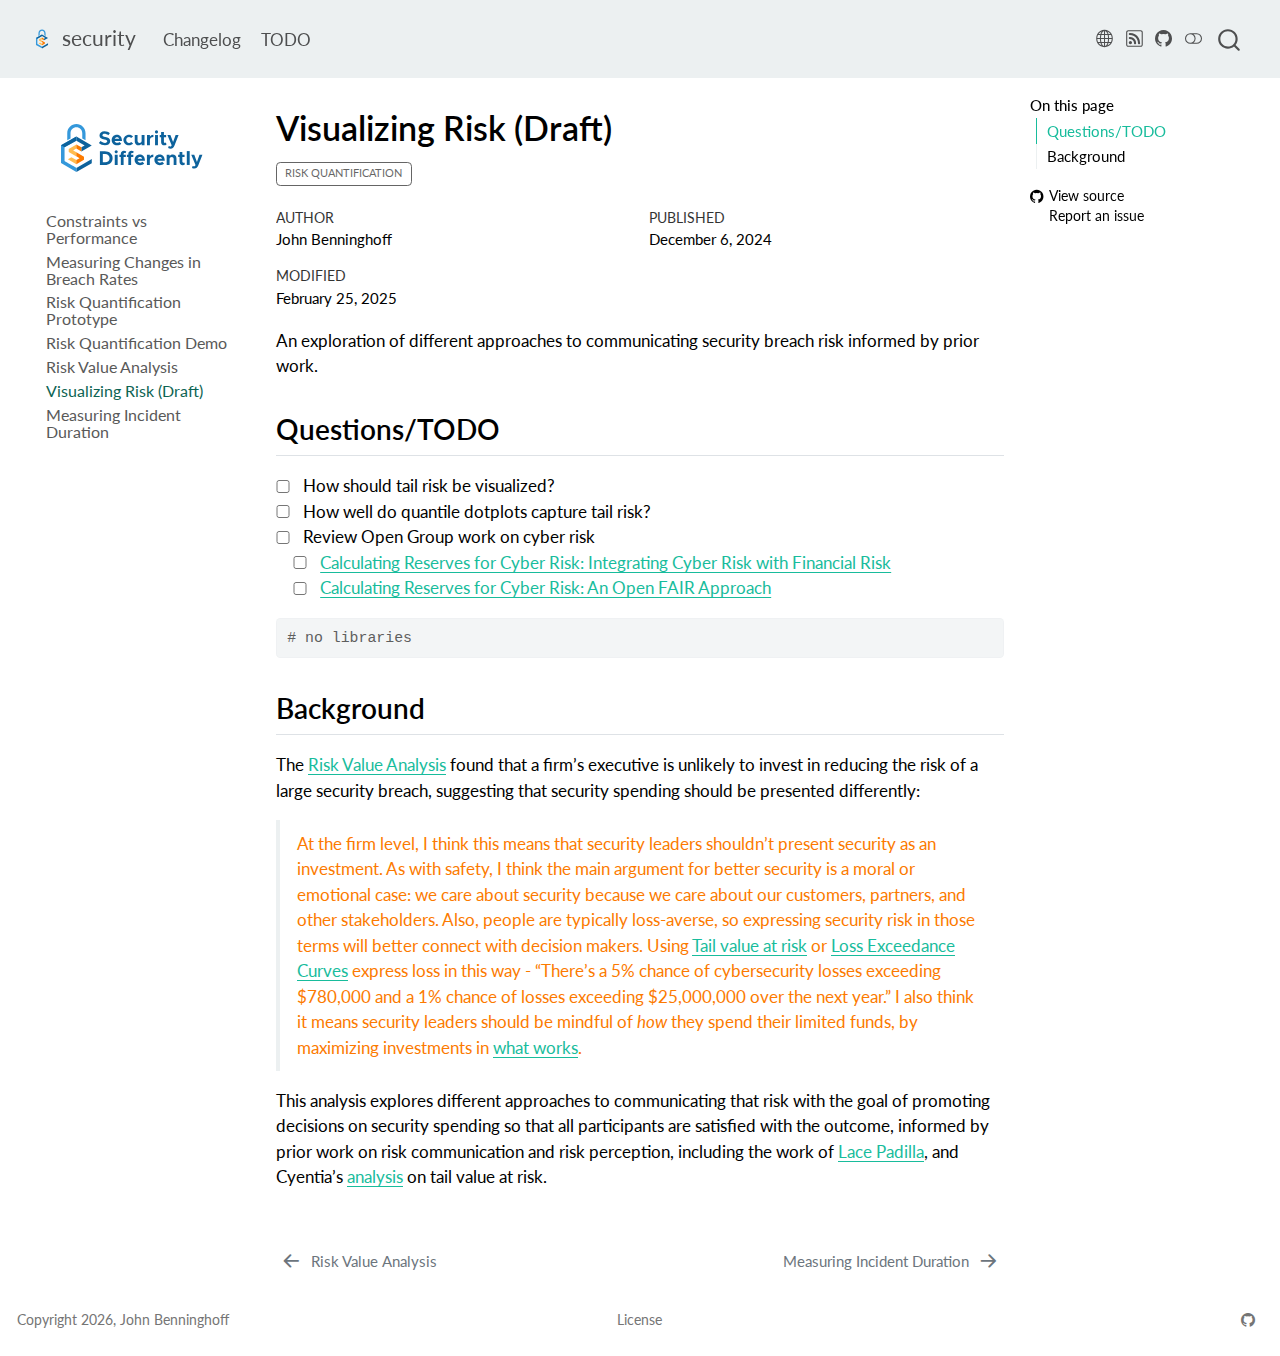
<file: docs/analysis/visualizing-risk.html>
<!DOCTYPE html>
<html xmlns="http://www.w3.org/1999/xhtml" lang="en" xml:lang="en"><head>

<meta charset="utf-8">
<meta name="generator" content="quarto-1.8.26">

<meta name="viewport" content="width=device-width, initial-scale=1.0, user-scalable=yes">

<meta name="author" content="John Benninghoff">
<meta name="dcterms.date" content="2024-12-06">

<title>Visualizing Risk (Draft) – security</title>
<style>
code{white-space: pre-wrap;}
span.smallcaps{font-variant: small-caps;}
div.columns{display: flex; gap: min(4vw, 1.5em);}
div.column{flex: auto; overflow-x: auto;}
div.hanging-indent{margin-left: 1.5em; text-indent: -1.5em;}
ul.task-list{list-style: none;}
ul.task-list li input[type="checkbox"] {
  width: 0.8em;
  margin: 0 0.8em 0.2em -1em; /* quarto-specific, see https://github.com/quarto-dev/quarto-cli/issues/4556 */ 
  vertical-align: middle;
}
/* CSS for syntax highlighting */
html { -webkit-text-size-adjust: 100%; }
pre > code.sourceCode { white-space: pre; position: relative; }
pre > code.sourceCode > span { display: inline-block; line-height: 1.25; }
pre > code.sourceCode > span:empty { height: 1.2em; }
.sourceCode { overflow: visible; }
code.sourceCode > span { color: inherit; text-decoration: inherit; }
div.sourceCode { margin: 1em 0; }
pre.sourceCode { margin: 0; }
@media screen {
div.sourceCode { overflow: auto; }
}
@media print {
pre > code.sourceCode { white-space: pre-wrap; }
pre > code.sourceCode > span { text-indent: -5em; padding-left: 5em; }
}
pre.numberSource code
  { counter-reset: source-line 0; }
pre.numberSource code > span
  { position: relative; left: -4em; counter-increment: source-line; }
pre.numberSource code > span > a:first-child::before
  { content: counter(source-line);
    position: relative; left: -1em; text-align: right; vertical-align: baseline;
    border: none; display: inline-block;
    -webkit-touch-callout: none; -webkit-user-select: none;
    -khtml-user-select: none; -moz-user-select: none;
    -ms-user-select: none; user-select: none;
    padding: 0 4px; width: 4em;
  }
pre.numberSource { margin-left: 3em;  padding-left: 4px; }
div.sourceCode
  {   }
@media screen {
pre > code.sourceCode > span > a:first-child::before { text-decoration: underline; }
}
</style>


<script src="../site_libs/quarto-nav/quarto-nav.js"></script>
<script src="../site_libs/quarto-nav/headroom.min.js"></script>
<script src="../site_libs/clipboard/clipboard.min.js"></script>
<script src="../site_libs/quarto-search/autocomplete.umd.js"></script>
<script src="../site_libs/quarto-search/fuse.min.js"></script>
<script src="../site_libs/quarto-search/quarto-search.js"></script>
<meta name="quarto:offset" content="../">
<link href="../analysis/measuring-incidents.html" rel="next">
<link href="../analysis/risk-value.html" rel="prev">
<link href="../icon.svg" rel="icon" type="image/svg+xml">
<script src="../site_libs/quarto-html/quarto.js" type="module"></script>
<script src="../site_libs/quarto-html/tabsets/tabsets.js" type="module"></script>
<script src="../site_libs/quarto-html/axe/axe-check.js" type="module"></script>
<script src="../site_libs/quarto-html/popper.min.js"></script>
<script src="../site_libs/quarto-html/tippy.umd.min.js"></script>
<script src="../site_libs/quarto-html/anchor.min.js"></script>
<link href="../site_libs/quarto-html/tippy.css" rel="stylesheet">
<link href="../site_libs/quarto-html/quarto-syntax-highlighting-587c61ba64f3a5504c4d52d930310e48.css" rel="stylesheet" class="quarto-color-scheme" id="quarto-text-highlighting-styles">
<link href="../site_libs/quarto-html/quarto-syntax-highlighting-dark-b758ccaa5987ceb1b75504551e579abf.css" rel="stylesheet" class="quarto-color-scheme quarto-color-alternate" id="quarto-text-highlighting-styles">
<link href="../site_libs/quarto-html/quarto-syntax-highlighting-587c61ba64f3a5504c4d52d930310e48.css" rel="stylesheet" class="quarto-color-scheme-extra" id="quarto-text-highlighting-styles">
<script src="../site_libs/bootstrap/bootstrap.min.js"></script>
<link href="../site_libs/bootstrap/bootstrap-icons.css" rel="stylesheet">
<link href="../site_libs/bootstrap/bootstrap-f7539336ebfbdb62ea5dc127cdd1b7a9.min.css" rel="stylesheet" append-hash="true" class="quarto-color-scheme" id="quarto-bootstrap" data-mode="light">
<link href="../site_libs/bootstrap/bootstrap-dark-800c0a046c622cbd3a9b3d8b6eb91bfe.min.css" rel="stylesheet" append-hash="true" class="quarto-color-scheme quarto-color-alternate" id="quarto-bootstrap" data-mode="dark">
<link href="../site_libs/bootstrap/bootstrap-f7539336ebfbdb62ea5dc127cdd1b7a9.min.css" rel="stylesheet" append-hash="true" class="quarto-color-scheme-extra" id="quarto-bootstrap" data-mode="light">
<script id="quarto-search-options" type="application/json">{
  "location": "navbar",
  "copy-button": false,
  "collapse-after": 3,
  "panel-placement": "end",
  "type": "overlay",
  "limit": 50,
  "keyboard-shortcut": [
    "f",
    "/",
    "s"
  ],
  "show-item-context": false,
  "language": {
    "search-no-results-text": "No results",
    "search-matching-documents-text": "matching documents",
    "search-copy-link-title": "Copy link to search",
    "search-hide-matches-text": "Hide additional matches",
    "search-more-match-text": "more match in this document",
    "search-more-matches-text": "more matches in this document",
    "search-clear-button-title": "Clear",
    "search-text-placeholder": "",
    "search-detached-cancel-button-title": "Cancel",
    "search-submit-button-title": "Submit",
    "search-label": "Search"
  }
}</script>


</head>

<body class="nav-sidebar floating nav-fixed quarto-light"><script id="quarto-html-before-body" type="application/javascript">
    const toggleBodyColorMode = (bsSheetEl) => {
      const mode = bsSheetEl.getAttribute("data-mode");
      const bodyEl = window.document.querySelector("body");
      if (mode === "dark") {
        bodyEl.classList.add("quarto-dark");
        bodyEl.classList.remove("quarto-light");
      } else {
        bodyEl.classList.add("quarto-light");
        bodyEl.classList.remove("quarto-dark");
      }
    }
    const toggleBodyColorPrimary = () => {
      const bsSheetEl = window.document.querySelector("link#quarto-bootstrap:not([rel=disabled-stylesheet])");
      if (bsSheetEl) {
        toggleBodyColorMode(bsSheetEl);
      }
    }
    const setColorSchemeToggle = (alternate) => {
      const toggles = window.document.querySelectorAll('.quarto-color-scheme-toggle');
      for (let i=0; i < toggles.length; i++) {
        const toggle = toggles[i];
        if (toggle) {
          if (alternate) {
            toggle.classList.add("alternate");
          } else {
            toggle.classList.remove("alternate");
          }
        }
      }
    };
    const toggleColorMode = (alternate) => {
      // Switch the stylesheets
      const primaryStylesheets = window.document.querySelectorAll('link.quarto-color-scheme:not(.quarto-color-alternate)');
      const alternateStylesheets = window.document.querySelectorAll('link.quarto-color-scheme.quarto-color-alternate');
      manageTransitions('#quarto-margin-sidebar .nav-link', false);
      if (alternate) {
        // note: dark is layered on light, we don't disable primary!
        enableStylesheet(alternateStylesheets);
        for (const sheetNode of alternateStylesheets) {
          if (sheetNode.id === "quarto-bootstrap") {
            toggleBodyColorMode(sheetNode);
          }
        }
      } else {
        disableStylesheet(alternateStylesheets);
        enableStylesheet(primaryStylesheets)
        toggleBodyColorPrimary();
      }
      manageTransitions('#quarto-margin-sidebar .nav-link', true);
      // Switch the toggles
      setColorSchemeToggle(alternate)
      // Hack to workaround the fact that safari doesn't
      // properly recolor the scrollbar when toggling (#1455)
      if (navigator.userAgent.indexOf('Safari') > 0 && navigator.userAgent.indexOf('Chrome') == -1) {
        manageTransitions("body", false);
        window.scrollTo(0, 1);
        setTimeout(() => {
          window.scrollTo(0, 0);
          manageTransitions("body", true);
        }, 40);
      }
    }
    const disableStylesheet = (stylesheets) => {
      for (let i=0; i < stylesheets.length; i++) {
        const stylesheet = stylesheets[i];
        stylesheet.rel = 'disabled-stylesheet';
      }
    }
    const enableStylesheet = (stylesheets) => {
      for (let i=0; i < stylesheets.length; i++) {
        const stylesheet = stylesheets[i];
        if(stylesheet.rel !== 'stylesheet') { // for Chrome, which will still FOUC without this check
          stylesheet.rel = 'stylesheet';
        }
      }
    }
    const manageTransitions = (selector, allowTransitions) => {
      const els = window.document.querySelectorAll(selector);
      for (let i=0; i < els.length; i++) {
        const el = els[i];
        if (allowTransitions) {
          el.classList.remove('notransition');
        } else {
          el.classList.add('notransition');
        }
      }
    }
    const isFileUrl = () => {
      return window.location.protocol === 'file:';
    }
    const hasAlternateSentinel = () => {
      let styleSentinel = getColorSchemeSentinel();
      if (styleSentinel !== null) {
        return styleSentinel === "alternate";
      } else {
        return false;
      }
    }
    const setStyleSentinel = (alternate) => {
      const value = alternate ? "alternate" : "default";
      if (!isFileUrl()) {
        window.localStorage.setItem("quarto-color-scheme", value);
      } else {
        localAlternateSentinel = value;
      }
    }
    const getColorSchemeSentinel = () => {
      if (!isFileUrl()) {
        const storageValue = window.localStorage.getItem("quarto-color-scheme");
        return storageValue != null ? storageValue : localAlternateSentinel;
      } else {
        return localAlternateSentinel;
      }
    }
    const toggleGiscusIfUsed = (isAlternate, darkModeDefault) => {
      const baseTheme = document.querySelector('#giscus-base-theme')?.value ?? 'light';
      const alternateTheme = document.querySelector('#giscus-alt-theme')?.value ?? 'dark';
      let newTheme = '';
      if(authorPrefersDark) {
        newTheme = isAlternate ? baseTheme : alternateTheme;
      } else {
        newTheme = isAlternate ? alternateTheme : baseTheme;
      }
      const changeGiscusTheme = () => {
        // From: https://github.com/giscus/giscus/issues/336
        const sendMessage = (message) => {
          const iframe = document.querySelector('iframe.giscus-frame');
          if (!iframe) return;
          iframe.contentWindow.postMessage({ giscus: message }, 'https://giscus.app');
        }
        sendMessage({
          setConfig: {
            theme: newTheme
          }
        });
      }
      const isGiscussLoaded = window.document.querySelector('iframe.giscus-frame') !== null;
      if (isGiscussLoaded) {
        changeGiscusTheme();
      }
    };
    const authorPrefersDark = false;
    const darkModeDefault = authorPrefersDark;
      document.querySelector('link#quarto-text-highlighting-styles.quarto-color-scheme-extra').rel = 'disabled-stylesheet';
      document.querySelector('link#quarto-bootstrap.quarto-color-scheme-extra').rel = 'disabled-stylesheet';
    let localAlternateSentinel = darkModeDefault ? 'alternate' : 'default';
    // Dark / light mode switch
    window.quartoToggleColorScheme = () => {
      // Read the current dark / light value
      let toAlternate = !hasAlternateSentinel();
      toggleColorMode(toAlternate);
      setStyleSentinel(toAlternate);
      toggleGiscusIfUsed(toAlternate, darkModeDefault);
      window.dispatchEvent(new Event('resize'));
    };
    // Switch to dark mode if need be
    if (hasAlternateSentinel()) {
      toggleColorMode(true);
    } else {
      toggleColorMode(false);
    }
  </script>

<div id="quarto-search-results"></div>
  <header id="quarto-header" class="headroom fixed-top">
    <nav class="navbar navbar-expand-lg " data-bs-theme="dark">
      <div class="navbar-container container-fluid">
      <div class="navbar-brand-container mx-auto">
    <a href="../index.html" class="navbar-brand navbar-brand-logo">
    <img src="../icon.svg" alt="Security Differently Icon" class="navbar-logo light-content">
    <img src="../icon.svg" alt="Security Differently Icon" class="navbar-logo dark-content">
    </a>
    <a class="navbar-brand" href="../index.html">
    <span class="navbar-title">security</span>
    </a>
  </div>
            <div id="quarto-search" class="" title="Search"></div>
          <button class="navbar-toggler" type="button" data-bs-toggle="collapse" data-bs-target="#navbarCollapse" aria-controls="navbarCollapse" role="menu" aria-expanded="false" aria-label="Toggle navigation" onclick="if (window.quartoToggleHeadroom) { window.quartoToggleHeadroom(); }">
  <span class="navbar-toggler-icon"></span>
</button>
          <div class="collapse navbar-collapse" id="navbarCollapse">
            <ul class="navbar-nav navbar-nav-scroll me-auto">
  <li class="nav-item">
    <a class="nav-link" href="../changelog.html"> 
<span class="menu-text">Changelog</span></a>
  </li>  
  <li class="nav-item">
    <a class="nav-link" href="../TODO.html"> 
<span class="menu-text">TODO</span></a>
  </li>  
</ul>
          </div> <!-- /navcollapse -->
            <div class="quarto-navbar-tools tools-wide">
    <a href="https://www.security-differently.com" title="" class="quarto-navigation-tool px-1" aria-label="website"><i class="bi bi-globe"></i></a>
    <a href="../index.xml" title="" class="quarto-navigation-tool px-1" aria-label="rss"><i class="bi bi-rss"></i></a>
    <a href="https://github.com/jabenninghoff/security" title="" class="quarto-navigation-tool px-1" aria-label="github"><i class="bi bi-github"></i></a>
  <a href="" class="quarto-color-scheme-toggle quarto-navigation-tool  px-1" onclick="window.quartoToggleColorScheme(); return false;" title="Toggle dark mode"><i class="bi"></i></a>
</div>
      </div> <!-- /container-fluid -->
    </nav>
  <nav class="quarto-secondary-nav">
    <div class="container-fluid d-flex">
      <button type="button" class="quarto-btn-toggle btn" data-bs-toggle="collapse" role="button" data-bs-target=".quarto-sidebar-collapse-item" aria-controls="quarto-sidebar" aria-expanded="false" aria-label="Toggle sidebar navigation" onclick="if (window.quartoToggleHeadroom) { window.quartoToggleHeadroom(); }">
        <i class="bi bi-layout-text-sidebar-reverse"></i>
      </button>
        <nav class="quarto-page-breadcrumbs" aria-label="breadcrumb"><ol class="breadcrumb"><li class="breadcrumb-item"><a href="../analysis/visualizing-risk.html">Visualizing Risk (Draft)</a></li></ol></nav>
        <a class="flex-grow-1" role="navigation" data-bs-toggle="collapse" data-bs-target=".quarto-sidebar-collapse-item" aria-controls="quarto-sidebar" aria-expanded="false" aria-label="Toggle sidebar navigation" onclick="if (window.quartoToggleHeadroom) { window.quartoToggleHeadroom(); }">      
        </a>
    </div>
  </nav>
</header>
<!-- content -->
<div id="quarto-content" class="quarto-container page-columns page-rows-contents page-layout-article page-navbar">
<!-- sidebar -->
  <nav id="quarto-sidebar" class="sidebar collapse collapse-horizontal quarto-sidebar-collapse-item sidebar-navigation floating overflow-auto">
    <div class="pt-lg-2 mt-2 text-left sidebar-header">
      <a href="../index.html" class="sidebar-logo-link">
      <img src="../logo.svg" alt="Security Differently Logo" class="sidebar-logo light-content py-0 d-lg-inline d-none">
      <img src="../logo.svg" alt="Security Differently Logo" class="sidebar-logo dark-content py-0 d-lg-inline d-none">
      </a>
      </div>
    <div class="sidebar-menu-container"> 
    <ul class="list-unstyled mt-1">
        <li class="sidebar-item">
  <div class="sidebar-item-container"> 
  <a href="../analysis/constraints.html" class="sidebar-item-text sidebar-link">
 <span class="menu-text">Constraints vs Performance</span></a>
  </div>
</li>
        <li class="sidebar-item">
  <div class="sidebar-item-container"> 
  <a href="../analysis/breach-rates.html" class="sidebar-item-text sidebar-link">
 <span class="menu-text">Measuring Changes in Breach Rates</span></a>
  </div>
</li>
        <li class="sidebar-item">
  <div class="sidebar-item-container"> 
  <a href="../analysis/rq-prototype.html" class="sidebar-item-text sidebar-link">
 <span class="menu-text">Risk Quantification Prototype</span></a>
  </div>
</li>
        <li class="sidebar-item">
  <div class="sidebar-item-container"> 
  <a href="../analysis/rq-demo.html" class="sidebar-item-text sidebar-link">
 <span class="menu-text">Risk Quantification Demo</span></a>
  </div>
</li>
        <li class="sidebar-item">
  <div class="sidebar-item-container"> 
  <a href="../analysis/risk-value.html" class="sidebar-item-text sidebar-link">
 <span class="menu-text">Risk Value Analysis</span></a>
  </div>
</li>
        <li class="sidebar-item">
  <div class="sidebar-item-container"> 
  <a href="../analysis/visualizing-risk.html" class="sidebar-item-text sidebar-link active">
 <span class="menu-text">Visualizing Risk (Draft)</span></a>
  </div>
</li>
        <li class="sidebar-item">
  <div class="sidebar-item-container"> 
  <a href="../analysis/measuring-incidents.html" class="sidebar-item-text sidebar-link">
 <span class="menu-text">Measuring Incident Duration</span></a>
  </div>
</li>
    </ul>
    </div>
</nav>
<div id="quarto-sidebar-glass" class="quarto-sidebar-collapse-item" data-bs-toggle="collapse" data-bs-target=".quarto-sidebar-collapse-item"></div>
<!-- margin-sidebar -->
    <div id="quarto-margin-sidebar" class="sidebar margin-sidebar">
        <nav id="TOC" role="doc-toc" class="toc-active">
    <h2 id="toc-title">On this page</h2>
   
  <ul>
  <li><a href="#questionstodo" id="toc-questionstodo" class="nav-link active" data-scroll-target="#questionstodo">Questions/TODO</a></li>
  <li><a href="#background" id="toc-background" class="nav-link" data-scroll-target="#background">Background</a></li>
  </ul>
<div class="toc-actions"><ul><li><a href="https://github.com/jabenninghoff/security/blob/main/analysis/visualizing-risk.Rmd" class="toc-action"><i class="bi bi-github"></i>View source</a></li><li><a href="https://github.com/jabenninghoff/security/issues/new" class="toc-action"><i class="bi empty"></i>Report an issue</a></li></ul></div></nav>
    </div>
<!-- main -->
<main class="content" id="quarto-document-content">


<header id="title-block-header" class="quarto-title-block default">
<div class="quarto-title">
<h1 class="title">Visualizing Risk (Draft)</h1>
  <div class="quarto-categories">
    <div class="quarto-category">risk quantification</div>
  </div>
  </div>



<div class="quarto-title-meta">

    <div>
    <div class="quarto-title-meta-heading">Author</div>
    <div class="quarto-title-meta-contents">
             <p>John Benninghoff </p>
          </div>
  </div>
    
    <div>
    <div class="quarto-title-meta-heading">Published</div>
    <div class="quarto-title-meta-contents">
      <p class="date">December 6, 2024</p>
    </div>
  </div>
  
    <div>
    <div class="quarto-title-meta-heading">Modified</div>
    <div class="quarto-title-meta-contents">
      <p class="date-modified">February 25, 2025</p>
    </div>
  </div>
    
  </div>
  


</header>


<p>An exploration of different approaches to communicating security breach risk informed by prior work.</p>
<section id="questionstodo" class="level2">
<h2 class="anchored" data-anchor-id="questionstodo">Questions/TODO</h2>
<ul class="task-list">
<li><label><input type="checkbox">How should tail risk be visualized?</label></li>
<li><label><input type="checkbox">How well do quantile dotplots capture tail risk?</label></li>
<li><label><input type="checkbox">Review Open Group work on cyber risk</label>
<ul class="task-list">
<li><label><input type="checkbox"><a href="https://riskgenesis.com/wp-content/uploads/2022/02/OG-Doc-w215.pdf">Calculating Reserves for Cyber Risk: Integrating Cyber Risk with Financial Risk</a></label></li>
<li><label><input type="checkbox"><a href="https://www.opengroup.org/sites/default/files/pdf/Cyber_Risk_Capital_Requirements_Project_Charter_-_V1.0.pdf">Calculating Reserves for Cyber Risk: An Open FAIR Approach</a></label></li>
</ul></li>
</ul>
<div class="cell">
<div class="code-copy-outer-scaffold"><div class="sourceCode cell-code" id="cb1"><pre class="sourceCode r code-with-copy"><code class="sourceCode r"><span id="cb1-1"><a href="#cb1-1" aria-hidden="true" tabindex="-1"></a><span class="co"># no libraries</span></span></code></pre></div><button title="Copy to Clipboard" class="code-copy-button"><i class="bi"></i></button></div>
</div>
</section>
<section id="background" class="level2">
<h2 class="anchored" data-anchor-id="background">Background</h2>
<p>The <a href="../analysis/risk-value.html">Risk Value Analysis</a> found that a firm’s executive is unlikely to invest in reducing the risk of a large security breach, suggesting that security spending should be presented differently:</p>
<blockquote class="blockquote">
<p>At the firm level, I think this means that security leaders shouldn’t present security as an investment. As with safety, I think the main argument for better security is a moral or emotional case: we care about security because we care about our customers, partners, and other stakeholders. Also, people are typically loss-averse, so expressing security risk in those terms will better connect with decision makers. Using <a href="https://en.wikipedia.org/wiki/Tail_value_at_risk">Tail value at risk</a> or <a href="https://www.cyentia.com/communicating-risk-loss-exceedance-curves/">Loss Exceedance Curves</a> express loss in this way - “There’s a 5% chance of cybersecurity losses exceeding $780,000 and a 1% chance of losses exceeding $25,000,000 over the next year.” I also think it means security leaders should be mindful of <em>how</em> they spend their limited funds, by maximizing investments in <a href="https://doi.org/10.1080/23738871.2024.2335461">what works</a>.</p>
</blockquote>
<p>This analysis explores different approaches to communicating that risk with the goal of promoting decisions on security spending so that all participants are satisfied with the outcome, informed by prior work on risk communication and risk perception, including the work of <a href="http://www.lacepadilla.com">Lace Padilla</a>, and Cyentia’s <a href="https://www.youtube.com/watch?v=eiMBMsN_4j4">analysis</a> on tail value at risk.</p>


</section>

</main> <!-- /main -->
<script id="quarto-html-after-body" type="application/javascript">
  window.document.addEventListener("DOMContentLoaded", function (event) {
    // Ensure there is a toggle, if there isn't float one in the top right
    if (window.document.querySelector('.quarto-color-scheme-toggle') === null) {
      const a = window.document.createElement('a');
      a.classList.add('top-right');
      a.classList.add('quarto-color-scheme-toggle');
      a.href = "";
      a.onclick = function() { try { window.quartoToggleColorScheme(); } catch {} return false; };
      const i = window.document.createElement("i");
      i.classList.add('bi');
      a.appendChild(i);
      window.document.body.appendChild(a);
    }
    setColorSchemeToggle(hasAlternateSentinel())
    const icon = "";
    const anchorJS = new window.AnchorJS();
    anchorJS.options = {
      placement: 'right',
      icon: icon
    };
    anchorJS.add('.anchored');
    const isCodeAnnotation = (el) => {
      for (const clz of el.classList) {
        if (clz.startsWith('code-annotation-')) {                     
          return true;
        }
      }
      return false;
    }
    const onCopySuccess = function(e) {
      // button target
      const button = e.trigger;
      // don't keep focus
      button.blur();
      // flash "checked"
      button.classList.add('code-copy-button-checked');
      var currentTitle = button.getAttribute("title");
      button.setAttribute("title", "Copied!");
      let tooltip;
      if (window.bootstrap) {
        button.setAttribute("data-bs-toggle", "tooltip");
        button.setAttribute("data-bs-placement", "left");
        button.setAttribute("data-bs-title", "Copied!");
        tooltip = new bootstrap.Tooltip(button, 
          { trigger: "manual", 
            customClass: "code-copy-button-tooltip",
            offset: [0, -8]});
        tooltip.show();    
      }
      setTimeout(function() {
        if (tooltip) {
          tooltip.hide();
          button.removeAttribute("data-bs-title");
          button.removeAttribute("data-bs-toggle");
          button.removeAttribute("data-bs-placement");
        }
        button.setAttribute("title", currentTitle);
        button.classList.remove('code-copy-button-checked');
      }, 1000);
      // clear code selection
      e.clearSelection();
    }
    const getTextToCopy = function(trigger) {
      const outerScaffold = trigger.parentElement.cloneNode(true);
      const codeEl = outerScaffold.querySelector('code');
      for (const childEl of codeEl.children) {
        if (isCodeAnnotation(childEl)) {
          childEl.remove();
        }
      }
      return codeEl.innerText;
    }
    const clipboard = new window.ClipboardJS('.code-copy-button:not([data-in-quarto-modal])', {
      text: getTextToCopy
    });
    clipboard.on('success', onCopySuccess);
    if (window.document.getElementById('quarto-embedded-source-code-modal')) {
      const clipboardModal = new window.ClipboardJS('.code-copy-button[data-in-quarto-modal]', {
        text: getTextToCopy,
        container: window.document.getElementById('quarto-embedded-source-code-modal')
      });
      clipboardModal.on('success', onCopySuccess);
    }
      var localhostRegex = new RegExp(/^(?:http|https):\/\/localhost\:?[0-9]*\//);
      var mailtoRegex = new RegExp(/^mailto:/);
        var filterRegex = new RegExp("https:\/\/jabenninghoff\.github\.io\/security\/");
      var isInternal = (href) => {
          return filterRegex.test(href) || localhostRegex.test(href) || mailtoRegex.test(href);
      }
      // Inspect non-navigation links and adorn them if external
     var links = window.document.querySelectorAll('a[href]:not(.nav-link):not(.navbar-brand):not(.toc-action):not(.sidebar-link):not(.sidebar-item-toggle):not(.pagination-link):not(.no-external):not([aria-hidden]):not(.dropdown-item):not(.quarto-navigation-tool):not(.about-link)');
      for (var i=0; i<links.length; i++) {
        const link = links[i];
        if (!isInternal(link.href)) {
          // undo the damage that might have been done by quarto-nav.js in the case of
          // links that we want to consider external
          if (link.dataset.originalHref !== undefined) {
            link.href = link.dataset.originalHref;
          }
        }
      }
    function tippyHover(el, contentFn, onTriggerFn, onUntriggerFn) {
      const config = {
        allowHTML: true,
        maxWidth: 500,
        delay: 100,
        arrow: false,
        appendTo: function(el) {
            return el.parentElement;
        },
        interactive: true,
        interactiveBorder: 10,
        theme: 'quarto',
        placement: 'bottom-start',
      };
      if (contentFn) {
        config.content = contentFn;
      }
      if (onTriggerFn) {
        config.onTrigger = onTriggerFn;
      }
      if (onUntriggerFn) {
        config.onUntrigger = onUntriggerFn;
      }
      window.tippy(el, config); 
    }
    const noterefs = window.document.querySelectorAll('a[role="doc-noteref"]');
    for (var i=0; i<noterefs.length; i++) {
      const ref = noterefs[i];
      tippyHover(ref, function() {
        // use id or data attribute instead here
        let href = ref.getAttribute('data-footnote-href') || ref.getAttribute('href');
        try { href = new URL(href).hash; } catch {}
        const id = href.replace(/^#\/?/, "");
        const note = window.document.getElementById(id);
        if (note) {
          return note.innerHTML;
        } else {
          return "";
        }
      });
    }
    const xrefs = window.document.querySelectorAll('a.quarto-xref');
    const processXRef = (id, note) => {
      // Strip column container classes
      const stripColumnClz = (el) => {
        el.classList.remove("page-full", "page-columns");
        if (el.children) {
          for (const child of el.children) {
            stripColumnClz(child);
          }
        }
      }
      stripColumnClz(note)
      if (id === null || id.startsWith('sec-')) {
        // Special case sections, only their first couple elements
        const container = document.createElement("div");
        if (note.children && note.children.length > 2) {
          container.appendChild(note.children[0].cloneNode(true));
          for (let i = 1; i < note.children.length; i++) {
            const child = note.children[i];
            if (child.tagName === "P" && child.innerText === "") {
              continue;
            } else {
              container.appendChild(child.cloneNode(true));
              break;
            }
          }
          if (window.Quarto?.typesetMath) {
            window.Quarto.typesetMath(container);
          }
          return container.innerHTML
        } else {
          if (window.Quarto?.typesetMath) {
            window.Quarto.typesetMath(note);
          }
          return note.innerHTML;
        }
      } else {
        // Remove any anchor links if they are present
        const anchorLink = note.querySelector('a.anchorjs-link');
        if (anchorLink) {
          anchorLink.remove();
        }
        if (window.Quarto?.typesetMath) {
          window.Quarto.typesetMath(note);
        }
        if (note.classList.contains("callout")) {
          return note.outerHTML;
        } else {
          return note.innerHTML;
        }
      }
    }
    for (var i=0; i<xrefs.length; i++) {
      const xref = xrefs[i];
      tippyHover(xref, undefined, function(instance) {
        instance.disable();
        let url = xref.getAttribute('href');
        let hash = undefined; 
        if (url.startsWith('#')) {
          hash = url;
        } else {
          try { hash = new URL(url).hash; } catch {}
        }
        if (hash) {
          const id = hash.replace(/^#\/?/, "");
          const note = window.document.getElementById(id);
          if (note !== null) {
            try {
              const html = processXRef(id, note.cloneNode(true));
              instance.setContent(html);
            } finally {
              instance.enable();
              instance.show();
            }
          } else {
            // See if we can fetch this
            fetch(url.split('#')[0])
            .then(res => res.text())
            .then(html => {
              const parser = new DOMParser();
              const htmlDoc = parser.parseFromString(html, "text/html");
              const note = htmlDoc.getElementById(id);
              if (note !== null) {
                const html = processXRef(id, note);
                instance.setContent(html);
              } 
            }).finally(() => {
              instance.enable();
              instance.show();
            });
          }
        } else {
          // See if we can fetch a full url (with no hash to target)
          // This is a special case and we should probably do some content thinning / targeting
          fetch(url)
          .then(res => res.text())
          .then(html => {
            const parser = new DOMParser();
            const htmlDoc = parser.parseFromString(html, "text/html");
            const note = htmlDoc.querySelector('main.content');
            if (note !== null) {
              // This should only happen for chapter cross references
              // (since there is no id in the URL)
              // remove the first header
              if (note.children.length > 0 && note.children[0].tagName === "HEADER") {
                note.children[0].remove();
              }
              const html = processXRef(null, note);
              instance.setContent(html);
            } 
          }).finally(() => {
            instance.enable();
            instance.show();
          });
        }
      }, function(instance) {
      });
    }
        let selectedAnnoteEl;
        const selectorForAnnotation = ( cell, annotation) => {
          let cellAttr = 'data-code-cell="' + cell + '"';
          let lineAttr = 'data-code-annotation="' +  annotation + '"';
          const selector = 'span[' + cellAttr + '][' + lineAttr + ']';
          return selector;
        }
        const selectCodeLines = (annoteEl) => {
          const doc = window.document;
          const targetCell = annoteEl.getAttribute("data-target-cell");
          const targetAnnotation = annoteEl.getAttribute("data-target-annotation");
          const annoteSpan = window.document.querySelector(selectorForAnnotation(targetCell, targetAnnotation));
          const lines = annoteSpan.getAttribute("data-code-lines").split(",");
          const lineIds = lines.map((line) => {
            return targetCell + "-" + line;
          })
          let top = null;
          let height = null;
          let parent = null;
          if (lineIds.length > 0) {
              //compute the position of the single el (top and bottom and make a div)
              const el = window.document.getElementById(lineIds[0]);
              top = el.offsetTop;
              height = el.offsetHeight;
              parent = el.parentElement.parentElement;
            if (lineIds.length > 1) {
              const lastEl = window.document.getElementById(lineIds[lineIds.length - 1]);
              const bottom = lastEl.offsetTop + lastEl.offsetHeight;
              height = bottom - top;
            }
            if (top !== null && height !== null && parent !== null) {
              // cook up a div (if necessary) and position it 
              let div = window.document.getElementById("code-annotation-line-highlight");
              if (div === null) {
                div = window.document.createElement("div");
                div.setAttribute("id", "code-annotation-line-highlight");
                div.style.position = 'absolute';
                parent.appendChild(div);
              }
              div.style.top = top - 2 + "px";
              div.style.height = height + 4 + "px";
              div.style.left = 0;
              let gutterDiv = window.document.getElementById("code-annotation-line-highlight-gutter");
              if (gutterDiv === null) {
                gutterDiv = window.document.createElement("div");
                gutterDiv.setAttribute("id", "code-annotation-line-highlight-gutter");
                gutterDiv.style.position = 'absolute';
                const codeCell = window.document.getElementById(targetCell);
                const gutter = codeCell.querySelector('.code-annotation-gutter');
                gutter.appendChild(gutterDiv);
              }
              gutterDiv.style.top = top - 2 + "px";
              gutterDiv.style.height = height + 4 + "px";
            }
            selectedAnnoteEl = annoteEl;
          }
        };
        const unselectCodeLines = () => {
          const elementsIds = ["code-annotation-line-highlight", "code-annotation-line-highlight-gutter"];
          elementsIds.forEach((elId) => {
            const div = window.document.getElementById(elId);
            if (div) {
              div.remove();
            }
          });
          selectedAnnoteEl = undefined;
        };
          // Handle positioning of the toggle
      window.addEventListener(
        "resize",
        throttle(() => {
          elRect = undefined;
          if (selectedAnnoteEl) {
            selectCodeLines(selectedAnnoteEl);
          }
        }, 10)
      );
      function throttle(fn, ms) {
      let throttle = false;
      let timer;
        return (...args) => {
          if(!throttle) { // first call gets through
              fn.apply(this, args);
              throttle = true;
          } else { // all the others get throttled
              if(timer) clearTimeout(timer); // cancel #2
              timer = setTimeout(() => {
                fn.apply(this, args);
                timer = throttle = false;
              }, ms);
          }
        };
      }
        // Attach click handler to the DT
        const annoteDls = window.document.querySelectorAll('dt[data-target-cell]');
        for (const annoteDlNode of annoteDls) {
          annoteDlNode.addEventListener('click', (event) => {
            const clickedEl = event.target;
            if (clickedEl !== selectedAnnoteEl) {
              unselectCodeLines();
              const activeEl = window.document.querySelector('dt[data-target-cell].code-annotation-active');
              if (activeEl) {
                activeEl.classList.remove('code-annotation-active');
              }
              selectCodeLines(clickedEl);
              clickedEl.classList.add('code-annotation-active');
            } else {
              // Unselect the line
              unselectCodeLines();
              clickedEl.classList.remove('code-annotation-active');
            }
          });
        }
    const findCites = (el) => {
      const parentEl = el.parentElement;
      if (parentEl) {
        const cites = parentEl.dataset.cites;
        if (cites) {
          return {
            el,
            cites: cites.split(' ')
          };
        } else {
          return findCites(el.parentElement)
        }
      } else {
        return undefined;
      }
    };
    var bibliorefs = window.document.querySelectorAll('a[role="doc-biblioref"]');
    for (var i=0; i<bibliorefs.length; i++) {
      const ref = bibliorefs[i];
      const citeInfo = findCites(ref);
      if (citeInfo) {
        tippyHover(citeInfo.el, function() {
          var popup = window.document.createElement('div');
          citeInfo.cites.forEach(function(cite) {
            var citeDiv = window.document.createElement('div');
            citeDiv.classList.add('hanging-indent');
            citeDiv.classList.add('csl-entry');
            var biblioDiv = window.document.getElementById('ref-' + cite);
            if (biblioDiv) {
              citeDiv.innerHTML = biblioDiv.innerHTML;
            }
            popup.appendChild(citeDiv);
          });
          return popup.innerHTML;
        });
      }
    }
  });
  </script>
<nav class="page-navigation">
  <div class="nav-page nav-page-previous">
      <a href="../analysis/risk-value.html" class="pagination-link" aria-label="Risk Value Analysis">
        <i class="bi bi-arrow-left-short"></i> <span class="nav-page-text">Risk Value Analysis</span>
      </a>          
  </div>
  <div class="nav-page nav-page-next">
      <a href="../analysis/measuring-incidents.html" class="pagination-link" aria-label="Measuring Incident Duration">
        <span class="nav-page-text">Measuring Incident Duration</span> <i class="bi bi-arrow-right-short"></i>
      </a>
  </div>
</nav>
</div> <!-- /content -->
<footer class="footer">
  <div class="nav-footer">
    <div class="nav-footer-left">
<p>Copyright 2026, John Benninghoff</p>
</div>   
    <div class="nav-footer-center">
      <ul class="footer-items list-unstyled">
    <li class="nav-item">
    <a class="nav-link" href="../LICENSE.html">
<p>License</p>
</a>
  </li>  
</ul>
    <div class="toc-actions d-sm-block d-md-none"><ul><li><a href="https://github.com/jabenninghoff/security/blob/main/analysis/visualizing-risk.Rmd" class="toc-action"><i class="bi bi-github"></i>View source</a></li><li><a href="https://github.com/jabenninghoff/security/issues/new" class="toc-action"><i class="bi empty"></i>Report an issue</a></li></ul></div></div>
    <div class="nav-footer-right">
      <ul class="footer-items list-unstyled">
    <li class="nav-item compact">
    <a class="nav-link" href="https://github.com/jabenninghoff/security">
      <i class="bi bi-github" role="img" aria-label="github">
</i> 
    </a>
  </li>  
</ul>
    </div>
  </div>
</footer>




</body></html>
</file>
<file: docs/site_libs/quarto-html/tippy.css>
.tippy-box[data-animation=fade][data-state=hidden]{opacity:0}[data-tippy-root]{max-width:calc(100vw - 10px)}.tippy-box{position:relative;background-color:#333;color:#fff;border-radius:4px;font-size:14px;line-height:1.4;white-space:normal;outline:0;transition-property:transform,visibility,opacity}.tippy-box[data-placement^=top]>.tippy-arrow{bottom:0}.tippy-box[data-placement^=top]>.tippy-arrow:before{bottom:-7px;left:0;border-width:8px 8px 0;border-top-color:initial;transform-origin:center top}.tippy-box[data-placement^=bottom]>.tippy-arrow{top:0}.tippy-box[data-placement^=bottom]>.tippy-arrow:before{top:-7px;left:0;border-width:0 8px 8px;border-bottom-color:initial;transform-origin:center bottom}.tippy-box[data-placement^=left]>.tippy-arrow{right:0}.tippy-box[data-placement^=left]>.tippy-arrow:before{border-width:8px 0 8px 8px;border-left-color:initial;right:-7px;transform-origin:center left}.tippy-box[data-placement^=right]>.tippy-arrow{left:0}.tippy-box[data-placement^=right]>.tippy-arrow:before{left:-7px;border-width:8px 8px 8px 0;border-right-color:initial;transform-origin:center right}.tippy-box[data-inertia][data-state=visible]{transition-timing-function:cubic-bezier(.54,1.5,.38,1.11)}.tippy-arrow{width:16px;height:16px;color:#333}.tippy-arrow:before{content:"";position:absolute;border-color:transparent;border-style:solid}.tippy-content{position:relative;padding:5px 9px;z-index:1}
</file>
<file: docs/site_libs/quarto-html/quarto-syntax-highlighting-587c61ba64f3a5504c4d52d930310e48.css>
/* quarto syntax highlight colors */
:root {
  --quarto-hl-ot-color: #003B4F;
  --quarto-hl-at-color: #657422;
  --quarto-hl-ss-color: #20794D;
  --quarto-hl-an-color: #5E5E5E;
  --quarto-hl-fu-color: #4758AB;
  --quarto-hl-st-color: #20794D;
  --quarto-hl-cf-color: #003B4F;
  --quarto-hl-op-color: #5E5E5E;
  --quarto-hl-er-color: #AD0000;
  --quarto-hl-bn-color: #AD0000;
  --quarto-hl-al-color: #AD0000;
  --quarto-hl-va-color: #111111;
  --quarto-hl-bu-color: inherit;
  --quarto-hl-ex-color: inherit;
  --quarto-hl-pp-color: #AD0000;
  --quarto-hl-in-color: #5E5E5E;
  --quarto-hl-vs-color: #20794D;
  --quarto-hl-wa-color: #5E5E5E;
  --quarto-hl-do-color: #5E5E5E;
  --quarto-hl-im-color: #00769E;
  --quarto-hl-ch-color: #20794D;
  --quarto-hl-dt-color: #AD0000;
  --quarto-hl-fl-color: #AD0000;
  --quarto-hl-co-color: #5E5E5E;
  --quarto-hl-cv-color: #5E5E5E;
  --quarto-hl-cn-color: #8f5902;
  --quarto-hl-sc-color: #5E5E5E;
  --quarto-hl-dv-color: #AD0000;
  --quarto-hl-kw-color: #003B4F;
}

/* other quarto variables */
:root {
  --quarto-font-monospace: SFMono-Regular, Menlo, Monaco, Consolas, "Liberation Mono", "Courier New", monospace;
}

/* syntax highlight based on Pandoc's rules */
pre > code.sourceCode > span {
  color: #003B4F;
}

code.sourceCode > span {
  color: #003B4F;
}

div.sourceCode,
div.sourceCode pre.sourceCode {
  color: #003B4F;
}

/* Normal */
code span {
  color: #003B4F;
}

/* Alert */
code span.al {
  color: #AD0000;
  font-style: inherit;
}

/* Annotation */
code span.an {
  color: #5E5E5E;
  font-style: inherit;
}

/* Attribute */
code span.at {
  color: #657422;
  font-style: inherit;
}

/* BaseN */
code span.bn {
  color: #AD0000;
  font-style: inherit;
}

/* BuiltIn */
code span.bu {
  font-style: inherit;
}

/* ControlFlow */
code span.cf {
  color: #003B4F;
  font-weight: bold;
  font-style: inherit;
}

/* Char */
code span.ch {
  color: #20794D;
  font-style: inherit;
}

/* Constant */
code span.cn {
  color: #8f5902;
  font-style: inherit;
}

/* Comment */
code span.co {
  color: #5E5E5E;
  font-style: inherit;
}

/* CommentVar */
code span.cv {
  color: #5E5E5E;
  font-style: italic;
}

/* Documentation */
code span.do {
  color: #5E5E5E;
  font-style: italic;
}

/* DataType */
code span.dt {
  color: #AD0000;
  font-style: inherit;
}

/* DecVal */
code span.dv {
  color: #AD0000;
  font-style: inherit;
}

/* Error */
code span.er {
  color: #AD0000;
  font-style: inherit;
}

/* Extension */
code span.ex {
  font-style: inherit;
}

/* Float */
code span.fl {
  color: #AD0000;
  font-style: inherit;
}

/* Function */
code span.fu {
  color: #4758AB;
  font-style: inherit;
}

/* Import */
code span.im {
  color: #00769E;
  font-style: inherit;
}

/* Information */
code span.in {
  color: #5E5E5E;
  font-style: inherit;
}

/* Keyword */
code span.kw {
  color: #003B4F;
  font-weight: bold;
  font-style: inherit;
}

/* Operator */
code span.op {
  color: #5E5E5E;
  font-style: inherit;
}

/* Other */
code span.ot {
  color: #003B4F;
  font-style: inherit;
}

/* Preprocessor */
code span.pp {
  color: #AD0000;
  font-style: inherit;
}

/* SpecialChar */
code span.sc {
  color: #5E5E5E;
  font-style: inherit;
}

/* SpecialString */
code span.ss {
  color: #20794D;
  font-style: inherit;
}

/* String */
code span.st {
  color: #20794D;
  font-style: inherit;
}

/* Variable */
code span.va {
  color: #111111;
  font-style: inherit;
}

/* VerbatimString */
code span.vs {
  color: #20794D;
  font-style: inherit;
}

/* Warning */
code span.wa {
  color: #5E5E5E;
  font-style: italic;
}

.prevent-inlining {
  content: "</";
}

/*# sourceMappingURL=2dce1cc6c82594539e1579de68416b47.css.map */
</file>
<file: docs/site_libs/quarto-html/quarto-syntax-highlighting-dark-b758ccaa5987ceb1b75504551e579abf.css>
/* quarto syntax highlight colors */
:root {
  --quarto-hl-al-color: #f07178;
  --quarto-hl-an-color: #d4d0ab;
  --quarto-hl-at-color: #00e0e0;
  --quarto-hl-bn-color: #d4d0ab;
  --quarto-hl-bu-color: #abe338;
  --quarto-hl-ch-color: #abe338;
  --quarto-hl-co-color: #f8f8f2;
  --quarto-hl-cv-color: #ffd700;
  --quarto-hl-cn-color: #ffd700;
  --quarto-hl-cf-color: #ffa07a;
  --quarto-hl-dt-color: #ffa07a;
  --quarto-hl-dv-color: #d4d0ab;
  --quarto-hl-do-color: #f8f8f2;
  --quarto-hl-er-color: #f07178;
  --quarto-hl-ex-color: #00e0e0;
  --quarto-hl-fl-color: #d4d0ab;
  --quarto-hl-fu-color: #ffa07a;
  --quarto-hl-im-color: #abe338;
  --quarto-hl-in-color: #d4d0ab;
  --quarto-hl-kw-color: #ffa07a;
  --quarto-hl-op-color: #ffa07a;
  --quarto-hl-ot-color: #00e0e0;
  --quarto-hl-pp-color: #dcc6e0;
  --quarto-hl-re-color: #00e0e0;
  --quarto-hl-sc-color: #abe338;
  --quarto-hl-ss-color: #abe338;
  --quarto-hl-st-color: #abe338;
  --quarto-hl-va-color: #00e0e0;
  --quarto-hl-vs-color: #abe338;
  --quarto-hl-wa-color: #dcc6e0;
}

/* other quarto variables */
:root {
  --quarto-font-monospace: SFMono-Regular, Menlo, Monaco, Consolas, "Liberation Mono", "Courier New", monospace;
}

/* syntax highlight based on Pandoc's rules */
pre > code.sourceCode > span {
  color: #f8f8f2;
}

code.sourceCode > span {
  color: #f8f8f2;
}

div.sourceCode,
div.sourceCode pre.sourceCode {
  color: #f8f8f2;
}

/* Normal */
code span {
  color: #f8f8f2;
}

/* Alert */
code span.al {
  color: #f07178;
}

/* Annotation */
code span.an {
  color: #d4d0ab;
}

/* Attribute */
code span.at {
  color: #00e0e0;
}

/* BaseN */
code span.bn {
  color: #d4d0ab;
}

/* BuiltIn */
code span.bu {
  color: #abe338;
}

/* ControlFlow */
code span.cf {
  font-weight: bold;
  color: #ffa07a;
}

/* Char */
code span.ch {
  color: #abe338;
}

/* Constant */
code span.cn {
  color: #ffd700;
}

/* Comment */
code span.co {
  font-style: italic;
  color: #f8f8f2;
}

/* CommentVar */
code span.cv {
  color: #ffd700;
}

/* Documentation */
code span.do {
  color: #f8f8f2;
}

/* DataType */
code span.dt {
  color: #ffa07a;
}

/* DecVal */
code span.dv {
  color: #d4d0ab;
}

/* Error */
code span.er {
  color: #f07178;
  text-decoration: underline;
}

/* Extension */
code span.ex {
  font-weight: bold;
  color: #00e0e0;
}

/* Float */
code span.fl {
  color: #d4d0ab;
}

/* Function */
code span.fu {
  color: #ffa07a;
}

/* Import */
code span.im {
  color: #abe338;
}

/* Information */
code span.in {
  color: #d4d0ab;
}

/* Keyword */
code span.kw {
  font-weight: bold;
  color: #ffa07a;
}

/* Operator */
code span.op {
  color: #ffa07a;
}

/* Other */
code span.ot {
  color: #00e0e0;
}

/* Preprocessor */
code span.pp {
  color: #dcc6e0;
}

/* RegionMarker */
code span.re {
  background-color: #f8f8f2;
  color: #00e0e0;
}

/* SpecialChar */
code span.sc {
  color: #abe338;
}

/* SpecialString */
code span.ss {
  color: #abe338;
}

/* String */
code span.st {
  color: #abe338;
}

/* Variable */
code span.va {
  color: #00e0e0;
}

/* VerbatimString */
code span.vs {
  color: #abe338;
}

/* Warning */
code span.wa {
  color: #dcc6e0;
}

.prevent-inlining {
  content: "</";
}

/*# sourceMappingURL=6c091f0476edacc1e88d089996040f32.css.map */
</file>
